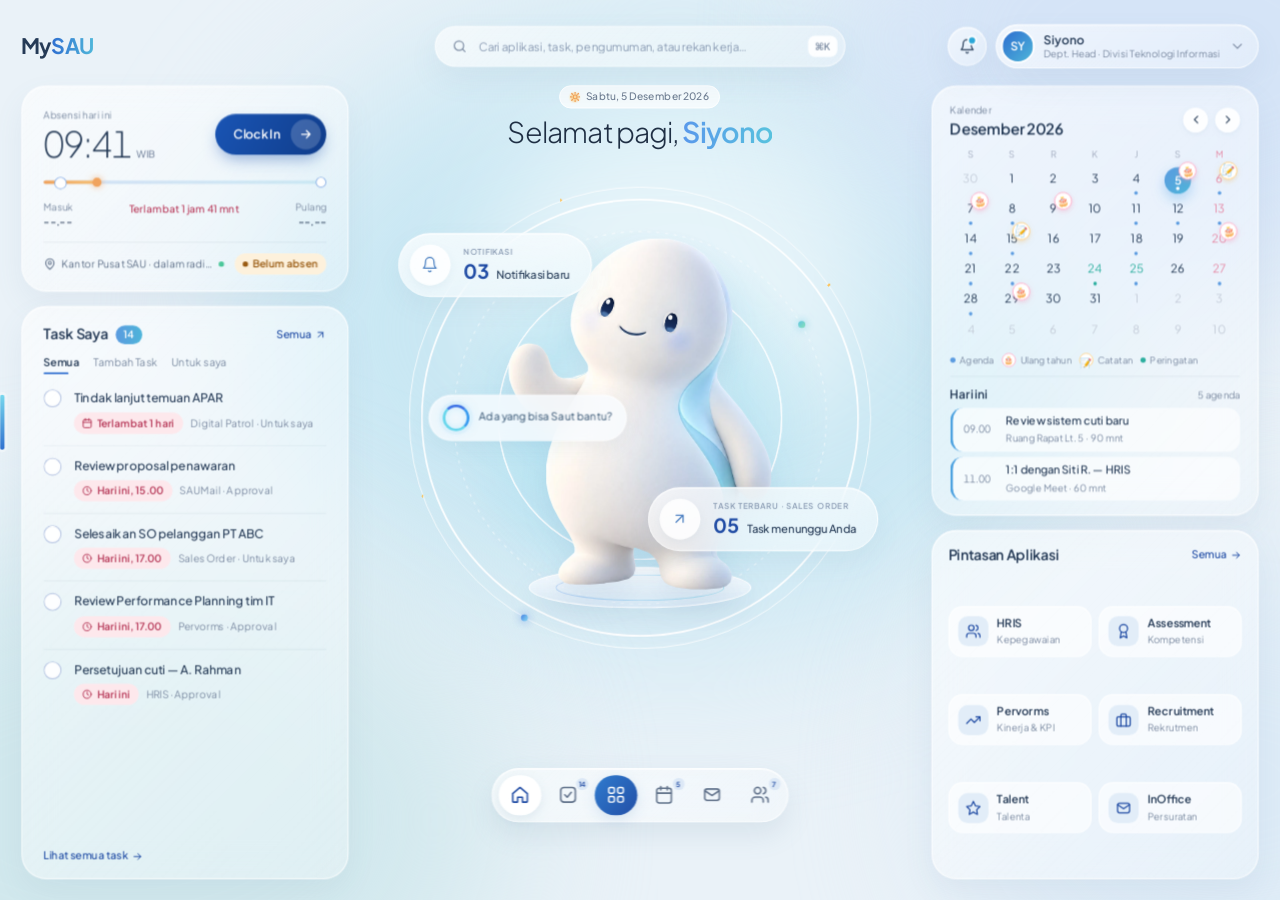
<file: MySAU_HTML_MyTeam (1)/MySAU_HTML/index.html>
<!doctype html>
<html lang="id">
<head>
  <meta charset="utf-8" />
  <meta name="viewport" content="width=device-width, initial-scale=1, viewport-fit=cover" />
  <title>MySAU — Ruang kerja harian SAU</title>
  <meta name="description" content="MySAU: absensi, task, kalender, dan pintasan aplikasi SAU dalam satu halaman." />
  <meta name="theme-color" content="#EAF2F8" />
  <link rel="icon" href="assets/favicon.svg" type="image/svg+xml" />
  <link rel="preconnect" href="https://fonts.googleapis.com" />
  <link rel="preconnect" href="https://fonts.gstatic.com" crossorigin />
  <link href="https://fonts.googleapis.com/css2?family=Plus+Jakarta+Sans:wght@200;300;400;500;600;700&display=swap" rel="stylesheet" />
  <link rel="stylesheet" href="css/style.css" />
  <link rel="stylesheet" href="css/motion.css" />
  <link rel="stylesheet" href="css/inoffice.css" />
  <link rel="stylesheet" href="css/assistant.css" />
  <link rel="stylesheet" href="css/mobile.css" />
  <link rel="stylesheet" href="css/edge.css" />
  <link rel="stylesheet" href="css/team.css" />
  <script src="js/fit.js"></script>
</head>
<body>
  <div class="aurora" aria-hidden="true">
    <img class="light bg-l1" src="assets/stage/light-1.svg" alt="" />
    <img class="light bg-l2" src="assets/stage/light-2.svg" alt="" />
    <img class="light bg-l3" src="assets/stage/light-3.svg" alt="" />
    <img class="light bg-l4" src="assets/stage/light-4.svg" alt="" />
    <img class="light bg-l5" src="assets/stage/light-5.svg" alt="" />
  </div>

  <div class="frame" id="frame">
<header class="topbar">
      <a class="brand" href="#/beranda">My<span>SAU</span></a>
      <div class="search" id="search">
        <span class="search-ic" data-icon="search"></span>
        <input id="searchInput" type="search" placeholder="Cari aplikasi, task, pengumuman, atau rekan kerja…" autocomplete="off" aria-label="Cari" />
        <kbd>⌘K</kbd>
        <div class="popover search-results" id="searchResults" hidden></div>
      </div>
      <div class="top-actions">
        <button class="icon-btn glass search-toggle" type="button" id="searchToggle" aria-label="Cari" aria-expanded="false" aria-controls="search">
          <span class="st-open" data-icon="search"></span><span class="st-close" data-icon="x"></span>
        </button>
        <button class="icon-btn glass" type="button" id="bellBtn" aria-label="Notifikasi" aria-haspopup="true">
          <span data-icon="bell"></span><i class="dot fx-bell-dot"></i>
        </button>
        <div class="popover notif-pop" id="notifPop" hidden></div>
        <button class="profile glass" type="button" id="profileBtn" aria-haspopup="true">
          <span class="avatar">SY</span>
          <span class="profile-txt"><b id="profileName">Siyono</b><small id="profileRole">Dept. Head · Divisi Teknologi Informasi</small></span>
          <span data-icon="chevDown"></span>
        </button>
        <div class="popover profile-pop" id="profilePop" hidden></div>
      </div>
    </header>

    <main id="app" class="page-outlet" tabindex="-1"></main>

    <nav class="tabbar glass" id="tabbar" aria-label="Halaman"></nav>

    <div class="toast-wrap" id="toasts" aria-live="polite"></div>
    <div class="modal-root" id="modalRoot"></div>
  </div>

  <noscript><p class="noscript">MySAU membutuhkan JavaScript untuk berjalan.</p></noscript>
  <script src="js/app.bundle.js"></script>
</body>
</html>
</file>
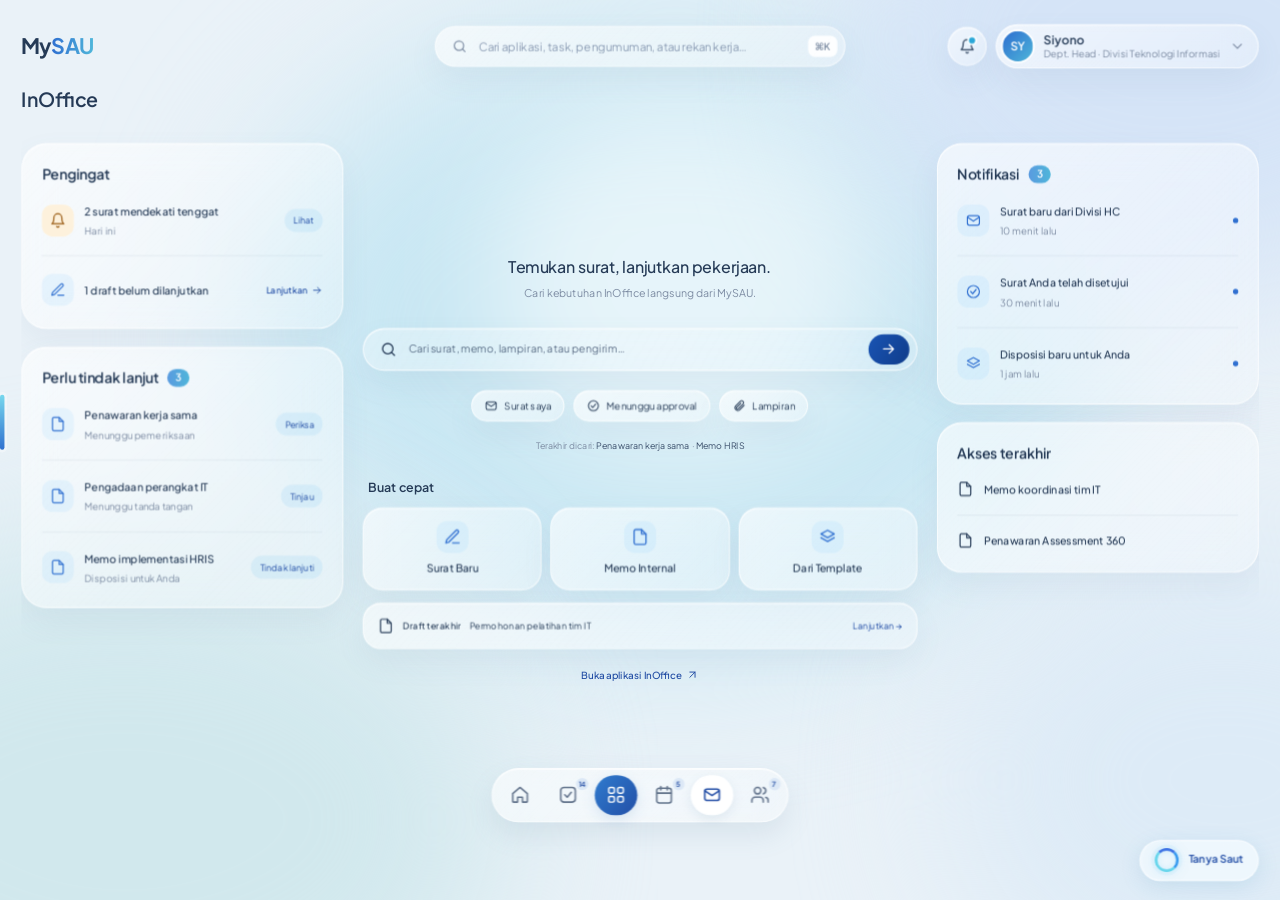
<file: MySAU_HTML_MyTeam (1)/MySAU_HTML/inoffice.html>
<!doctype html>
<html lang="id">
<head>
  <meta charset="utf-8" />
  <meta name="viewport" content="width=device-width, initial-scale=1, viewport-fit=cover" />
  <title>MySAU — Ruang kerja harian SAU</title>
  <meta name="description" content="MySAU: absensi, task, kalender, dan pintasan aplikasi SAU dalam satu halaman." />
  <meta name="theme-color" content="#EAF2F8" />
  <link rel="icon" href="assets/favicon.svg" type="image/svg+xml" />
  <link rel="preconnect" href="https://fonts.googleapis.com" />
  <link rel="preconnect" href="https://fonts.gstatic.com" crossorigin />
  <link href="https://fonts.googleapis.com/css2?family=Plus+Jakarta+Sans:wght@200;300;400;500;600;700&display=swap" rel="stylesheet" />
  <link rel="stylesheet" href="css/style.css" />
  <link rel="stylesheet" href="css/motion.css" />
  <link rel="stylesheet" href="css/inoffice.css" />
  <link rel="stylesheet" href="css/assistant.css" />
  <link rel="stylesheet" href="css/mobile.css" />
  <link rel="stylesheet" href="css/edge.css" />
  <link rel="stylesheet" href="css/team.css" />
  <script src="js/fit.js"></script>
</head>
<body>
  <div class="aurora" aria-hidden="true">
    <img class="light bg-l1" src="assets/stage/light-1.svg" alt="" />
    <img class="light bg-l2" src="assets/stage/light-2.svg" alt="" />
    <img class="light bg-l3" src="assets/stage/light-3.svg" alt="" />
    <img class="light bg-l4" src="assets/stage/light-4.svg" alt="" />
    <img class="light bg-l5" src="assets/stage/light-5.svg" alt="" />
  </div>

  <div class="frame" id="frame">
<header class="topbar">
      <a class="brand" href="#/beranda">My<span>SAU</span></a>
      <div class="search" id="search">
        <span class="search-ic" data-icon="search"></span>
        <input id="searchInput" type="search" placeholder="Cari aplikasi, task, pengumuman, atau rekan kerja…" autocomplete="off" aria-label="Cari" />
        <kbd>⌘K</kbd>
        <div class="popover search-results" id="searchResults" hidden></div>
      </div>
      <div class="top-actions">
        <button class="icon-btn glass search-toggle" type="button" id="searchToggle" aria-label="Cari" aria-expanded="false" aria-controls="search">
          <span class="st-open" data-icon="search"></span><span class="st-close" data-icon="x"></span>
        </button>
        <button class="icon-btn glass" type="button" id="bellBtn" aria-label="Notifikasi" aria-haspopup="true">
          <span data-icon="bell"></span><i class="dot fx-bell-dot"></i>
        </button>
        <div class="popover notif-pop" id="notifPop" hidden></div>
        <button class="profile glass" type="button" id="profileBtn" aria-haspopup="true">
          <span class="avatar">SY</span>
          <span class="profile-txt"><b id="profileName">Siyono</b><small id="profileRole">Dept. Head · Divisi Teknologi Informasi</small></span>
          <span data-icon="chevDown"></span>
        </button>
        <div class="popover profile-pop" id="profilePop" hidden></div>
      </div>
    </header>

    <main id="app" class="page-outlet" tabindex="-1"></main>

    <nav class="tabbar glass" id="tabbar" aria-label="Halaman"></nav>

    <div class="toast-wrap" id="toasts" aria-live="polite"></div>
    <div class="modal-root" id="modalRoot"></div>
  </div>

  <noscript><p class="noscript">MySAU membutuhkan JavaScript untuk berjalan.</p></noscript>
  <script>if (!location.hash) location.hash="/inoffice";</script>
<script src="js/app.bundle.js"></script>
</body>
</html>
</file>
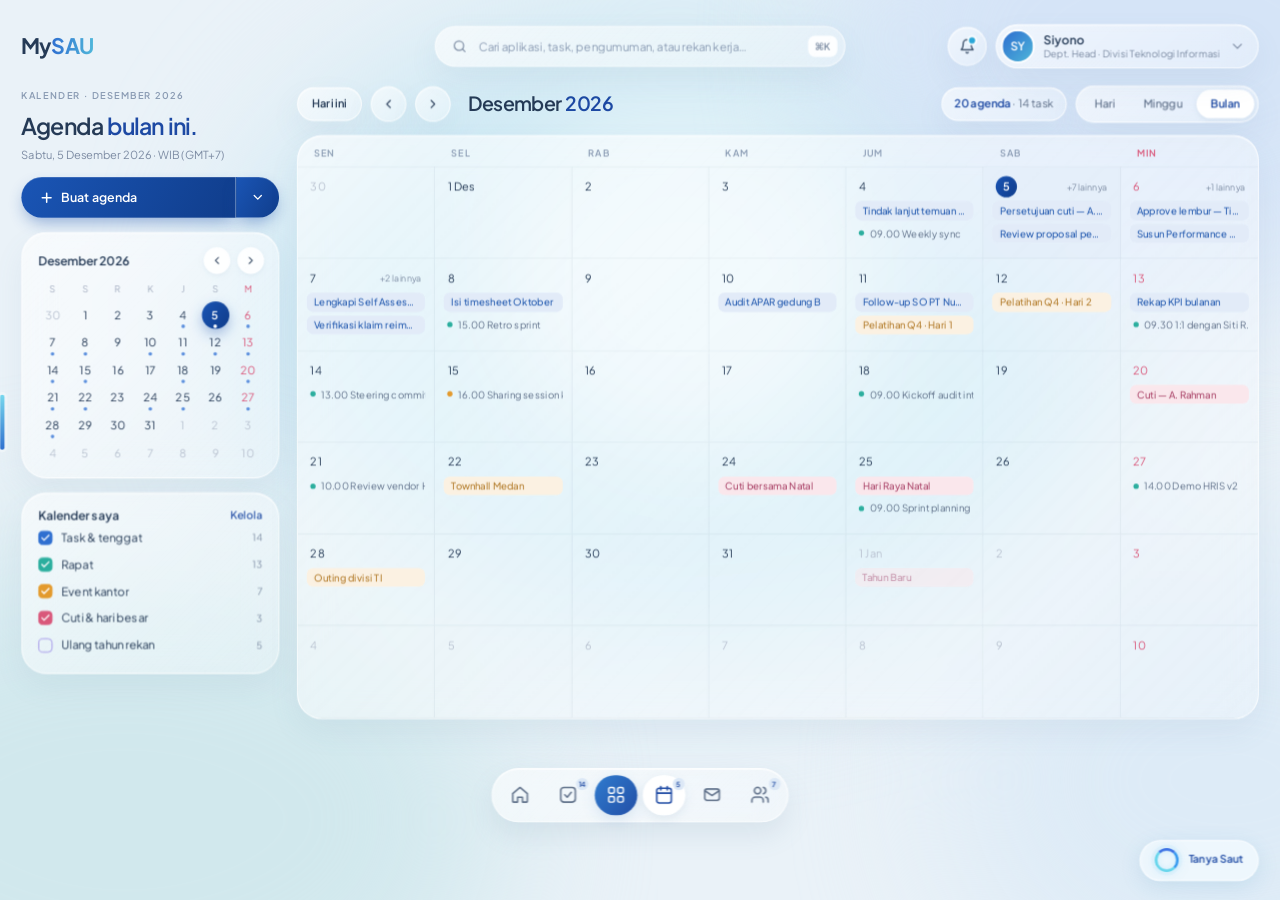
<file: MySAU_HTML_MyTeam (1)/MySAU_HTML/kalender.html>
<!doctype html>
<html lang="id">
<head>
  <meta charset="utf-8" />
  <meta name="viewport" content="width=device-width, initial-scale=1, viewport-fit=cover" />
  <title>Kalender — MySAU</title>
  <meta name="description" content="MySAU: absensi, task, kalender, dan pintasan aplikasi SAU dalam satu halaman." />
  <meta name="theme-color" content="#EAF2F8" />
  <link rel="icon" href="assets/favicon.svg" type="image/svg+xml" />
  <link rel="preconnect" href="https://fonts.googleapis.com" />
  <link rel="preconnect" href="https://fonts.gstatic.com" crossorigin />
  <link href="https://fonts.googleapis.com/css2?family=Plus+Jakarta+Sans:wght@200;300;400;500;600;700&display=swap" rel="stylesheet" />
  <link rel="stylesheet" href="css/style.css" />
  <link rel="stylesheet" href="css/motion.css" />
  <link rel="stylesheet" href="css/inoffice.css" />
  <link rel="stylesheet" href="css/assistant.css" />
  <link rel="stylesheet" href="css/mobile.css" />
  <link rel="stylesheet" href="css/edge.css" />
  <link rel="stylesheet" href="css/team.css" />
  <script src="js/fit.js"></script>
</head>
<body>
  <div class="aurora" aria-hidden="true">
    <img class="light bg-l1" src="assets/stage/light-1.svg" alt="" />
    <img class="light bg-l2" src="assets/stage/light-2.svg" alt="" />
    <img class="light bg-l3" src="assets/stage/light-3.svg" alt="" />
    <img class="light bg-l4" src="assets/stage/light-4.svg" alt="" />
    <img class="light bg-l5" src="assets/stage/light-5.svg" alt="" />
  </div>

  <div class="frame" id="frame">
<header class="topbar">
      <a class="brand" href="#/beranda">My<span>SAU</span></a>
      <div class="search" id="search">
        <span class="search-ic" data-icon="search"></span>
        <input id="searchInput" type="search" placeholder="Cari aplikasi, task, pengumuman, atau rekan kerja…" autocomplete="off" aria-label="Cari" />
        <kbd>⌘K</kbd>
        <div class="popover search-results" id="searchResults" hidden></div>
      </div>
      <div class="top-actions">
        <button class="icon-btn glass search-toggle" type="button" id="searchToggle" aria-label="Cari" aria-expanded="false" aria-controls="search">
          <span class="st-open" data-icon="search"></span><span class="st-close" data-icon="x"></span>
        </button>
        <button class="icon-btn glass" type="button" id="bellBtn" aria-label="Notifikasi" aria-haspopup="true">
          <span data-icon="bell"></span><i class="dot fx-bell-dot"></i>
        </button>
        <div class="popover notif-pop" id="notifPop" hidden></div>
        <button class="profile glass" type="button" id="profileBtn" aria-haspopup="true">
          <span class="avatar">SY</span>
          <span class="profile-txt"><b id="profileName">Siyono</b><small id="profileRole">Dept. Head · Divisi Teknologi Informasi</small></span>
          <span data-icon="chevDown"></span>
        </button>
        <div class="popover profile-pop" id="profilePop" hidden></div>
      </div>
    </header>

    <main id="app" class="page-outlet" tabindex="-1"></main>

    <nav class="tabbar glass" id="tabbar" aria-label="Halaman"></nav>

    <div class="toast-wrap" id="toasts" aria-live="polite"></div>
    <div class="modal-root" id="modalRoot"></div>
  </div>

  <noscript><p class="noscript">MySAU membutuhkan JavaScript untuk berjalan.</p></noscript>
  <script>if (!location.hash) location.hash = "/kalender";</script>
  <script src="js/app.bundle.js"></script>
</body>
</html>
</file>
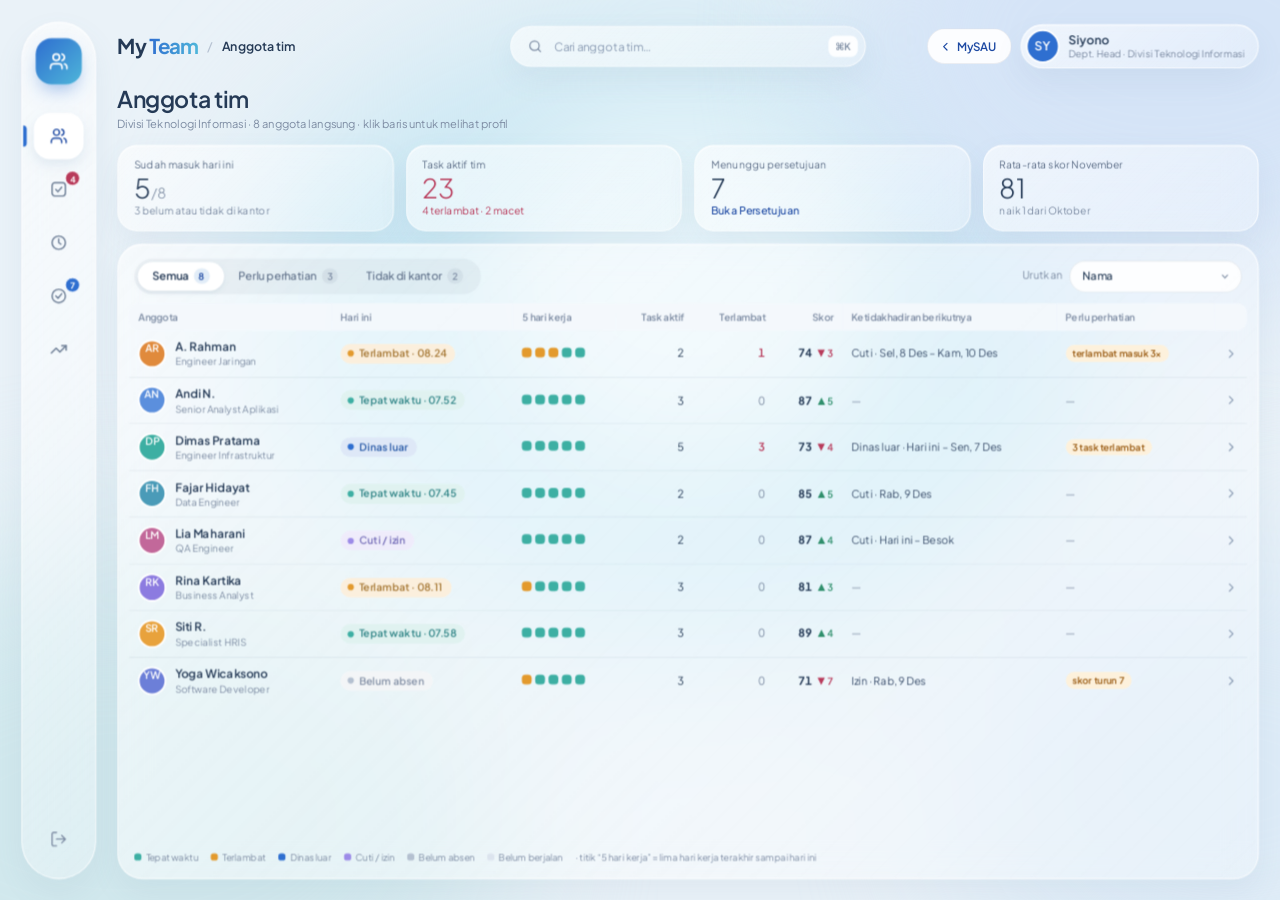
<file: MySAU_HTML_MyTeam (1)/MySAU_HTML/myteam.html>
<!doctype html>
<html lang="id" class="mt">
<head>
  <meta charset="utf-8" />
  <meta name="viewport" content="width=device-width, initial-scale=1, viewport-fit=cover" />
  <title>My Team — MySAU</title>
  <meta name="description" content="My Team: dashboard tim untuk pemimpin di SAU." />
  <meta name="theme-color" content="#EAF2F8" />
  <link rel="icon" href="assets/favicon.svg" type="image/svg+xml" />
  <link rel="preconnect" href="https://fonts.googleapis.com" />
  <link rel="preconnect" href="https://fonts.gstatic.com" crossorigin />
  <link href="https://fonts.googleapis.com/css2?family=Plus+Jakarta+Sans:wght@200;300;400;500;600;700&display=swap" rel="stylesheet" />
  <link rel="stylesheet" href="css/style.css" />
  <link rel="stylesheet" href="css/motion.css" />
  <link rel="stylesheet" href="css/inoffice.css" />
  <link rel="stylesheet" href="css/mobile.css" />
  <link rel="stylesheet" href="css/team.css" />
  <link rel="stylesheet" href="css/myteam.css" />
  <script src="js/fit.js"></script>
</head>
<body>
  <div class="aurora" aria-hidden="true">
    <img class="light bg-l1" src="assets/stage/light-1.svg" alt="" />
    <img class="light bg-l2" src="assets/stage/light-2.svg" alt="" />
    <img class="light bg-l3" src="assets/stage/light-3.svg" alt="" />
    <img class="light bg-l4" src="assets/stage/light-4.svg" alt="" />
    <img class="light bg-l5" src="assets/stage/light-5.svg" alt="" />
  </div>

  <div class="frame" id="frame">
    <nav class="mt-side glass" aria-label="Menu My Team">
      <a class="mt-logo" href="#/anggota" aria-label="My Team, beranda aplikasi"><span data-icon="users" data-size="22" data-sw="2"></span></a>
      <div class="mt-navlist" id="mtNav"></div>
      <a class="mt-nav mt-exit" href="index.html#/team" aria-label="Kembali ke MySAU"><span data-icon="logout" data-size="20"></span><span>Kembali ke MySAU</span></a>
    </nav>

    <header class="topbar mt-top">
      <nav class="mt-crumb" id="mtCrumb" aria-label="Lokasi"></nav>
      <div class="search mt-search">
        <span class="search-ic" data-icon="search"></span>
        <input id="mtSearch" type="search" placeholder="Cari anggota tim…" autocomplete="off" aria-label="Cari anggota tim" />
        <kbd>⌘K</kbd>
        <div class="popover search-results" id="mtResults" hidden></div>
      </div>
      <div class="top-actions">
        <a class="btn ghost mt-back" href="index.html#/team"><span data-icon="chevL" data-size="15" data-sw="2.2"></span><span>MySAU</span></a>
        <div class="profile glass" id="mtProfile"></div>
      </div>
    </header>

    <main id="app" class="page-outlet mt-outlet" tabindex="-1"></main>

    <div class="toast-wrap" id="toasts" aria-live="polite"></div>
    <div class="modal-root" id="modalRoot"></div>
  </div>

  <noscript><p class="noscript">My Team membutuhkan JavaScript untuk berjalan.</p></noscript>
  <script src="js/myteam.bundle.js"></script>
</body>
</html>
</file>
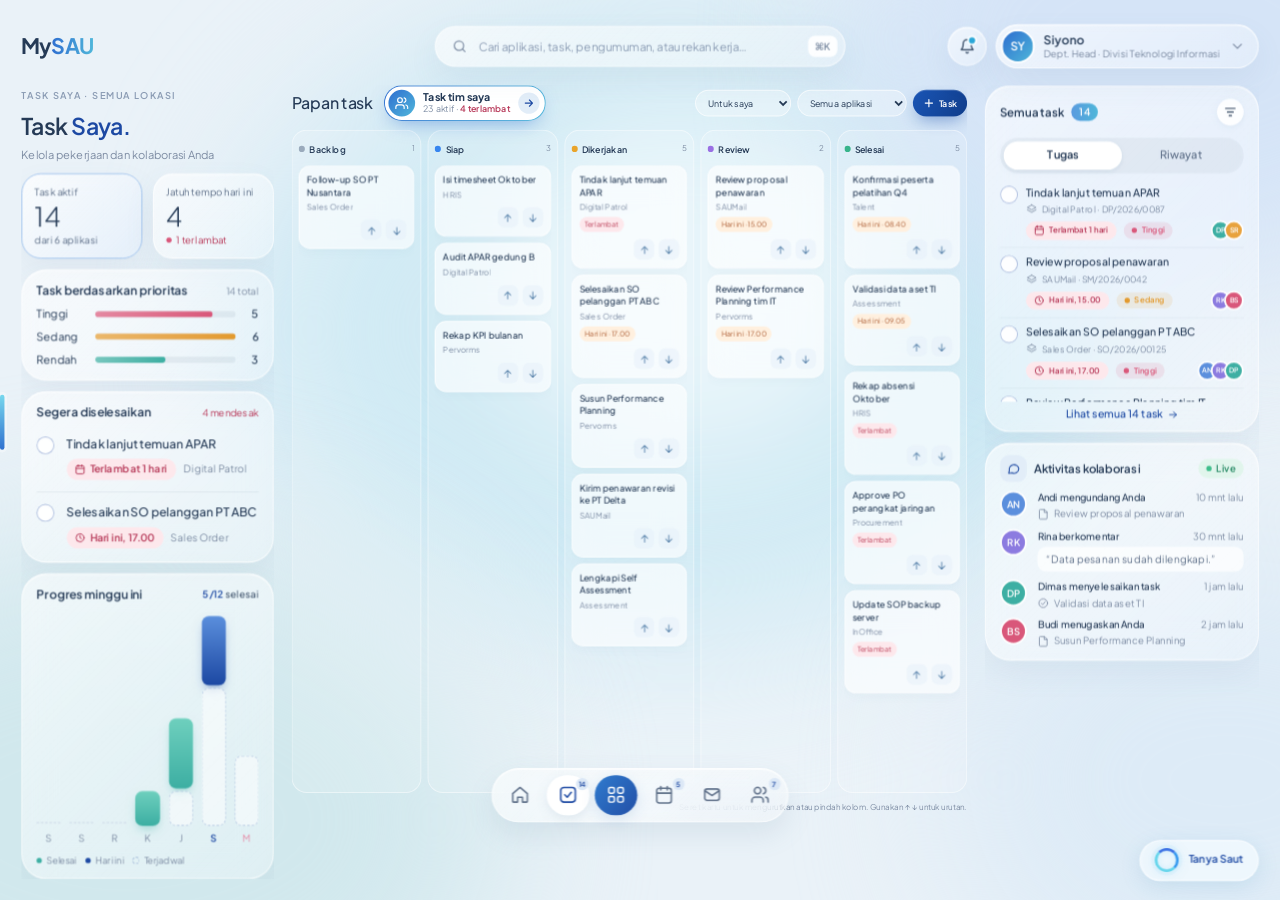
<file: MySAU_HTML_MyTeam (1)/MySAU_HTML/task.html>
<!doctype html>
<html lang="id">
<head>
  <meta charset="utf-8" />
  <meta name="viewport" content="width=device-width, initial-scale=1, viewport-fit=cover" />
  <title>Task — MySAU</title>
  <meta name="description" content="MySAU: absensi, task, kalender, dan pintasan aplikasi SAU dalam satu halaman." />
  <meta name="theme-color" content="#EAF2F8" />
  <link rel="icon" href="assets/favicon.svg" type="image/svg+xml" />
  <link rel="preconnect" href="https://fonts.googleapis.com" />
  <link rel="preconnect" href="https://fonts.gstatic.com" crossorigin />
  <link href="https://fonts.googleapis.com/css2?family=Plus+Jakarta+Sans:wght@200;300;400;500;600;700&display=swap" rel="stylesheet" />
  <link rel="stylesheet" href="css/style.css" />
  <link rel="stylesheet" href="css/motion.css" />
  <link rel="stylesheet" href="css/inoffice.css" />
  <link rel="stylesheet" href="css/assistant.css" />
  <link rel="stylesheet" href="css/mobile.css" />
  <link rel="stylesheet" href="css/edge.css" />
  <link rel="stylesheet" href="css/team.css" />
  <script src="js/fit.js"></script>
</head>
<body>
  <div class="aurora" aria-hidden="true">
    <img class="light bg-l1" src="assets/stage/light-1.svg" alt="" />
    <img class="light bg-l2" src="assets/stage/light-2.svg" alt="" />
    <img class="light bg-l3" src="assets/stage/light-3.svg" alt="" />
    <img class="light bg-l4" src="assets/stage/light-4.svg" alt="" />
    <img class="light bg-l5" src="assets/stage/light-5.svg" alt="" />
  </div>

  <div class="frame" id="frame">
<header class="topbar">
      <a class="brand" href="#/beranda">My<span>SAU</span></a>
      <div class="search" id="search">
        <span class="search-ic" data-icon="search"></span>
        <input id="searchInput" type="search" placeholder="Cari aplikasi, task, pengumuman, atau rekan kerja…" autocomplete="off" aria-label="Cari" />
        <kbd>⌘K</kbd>
        <div class="popover search-results" id="searchResults" hidden></div>
      </div>
      <div class="top-actions">
        <button class="icon-btn glass search-toggle" type="button" id="searchToggle" aria-label="Cari" aria-expanded="false" aria-controls="search">
          <span class="st-open" data-icon="search"></span><span class="st-close" data-icon="x"></span>
        </button>
        <button class="icon-btn glass" type="button" id="bellBtn" aria-label="Notifikasi" aria-haspopup="true">
          <span data-icon="bell"></span><i class="dot fx-bell-dot"></i>
        </button>
        <div class="popover notif-pop" id="notifPop" hidden></div>
        <button class="profile glass" type="button" id="profileBtn" aria-haspopup="true">
          <span class="avatar">SY</span>
          <span class="profile-txt"><b id="profileName">Siyono</b><small id="profileRole">Dept. Head · Divisi Teknologi Informasi</small></span>
          <span data-icon="chevDown"></span>
        </button>
        <div class="popover profile-pop" id="profilePop" hidden></div>
      </div>
    </header>

    <main id="app" class="page-outlet" tabindex="-1"></main>

    <nav class="tabbar glass" id="tabbar" aria-label="Halaman"></nav>

    <div class="toast-wrap" id="toasts" aria-live="polite"></div>
    <div class="modal-root" id="modalRoot"></div>
  </div>

  <noscript><p class="noscript">MySAU membutuhkan JavaScript untuk berjalan.</p></noscript>
  <script>if (!location.hash) location.hash = "/task";</script>
  <script src="js/app.bundle.js"></script>
</body>
</html>
</file>
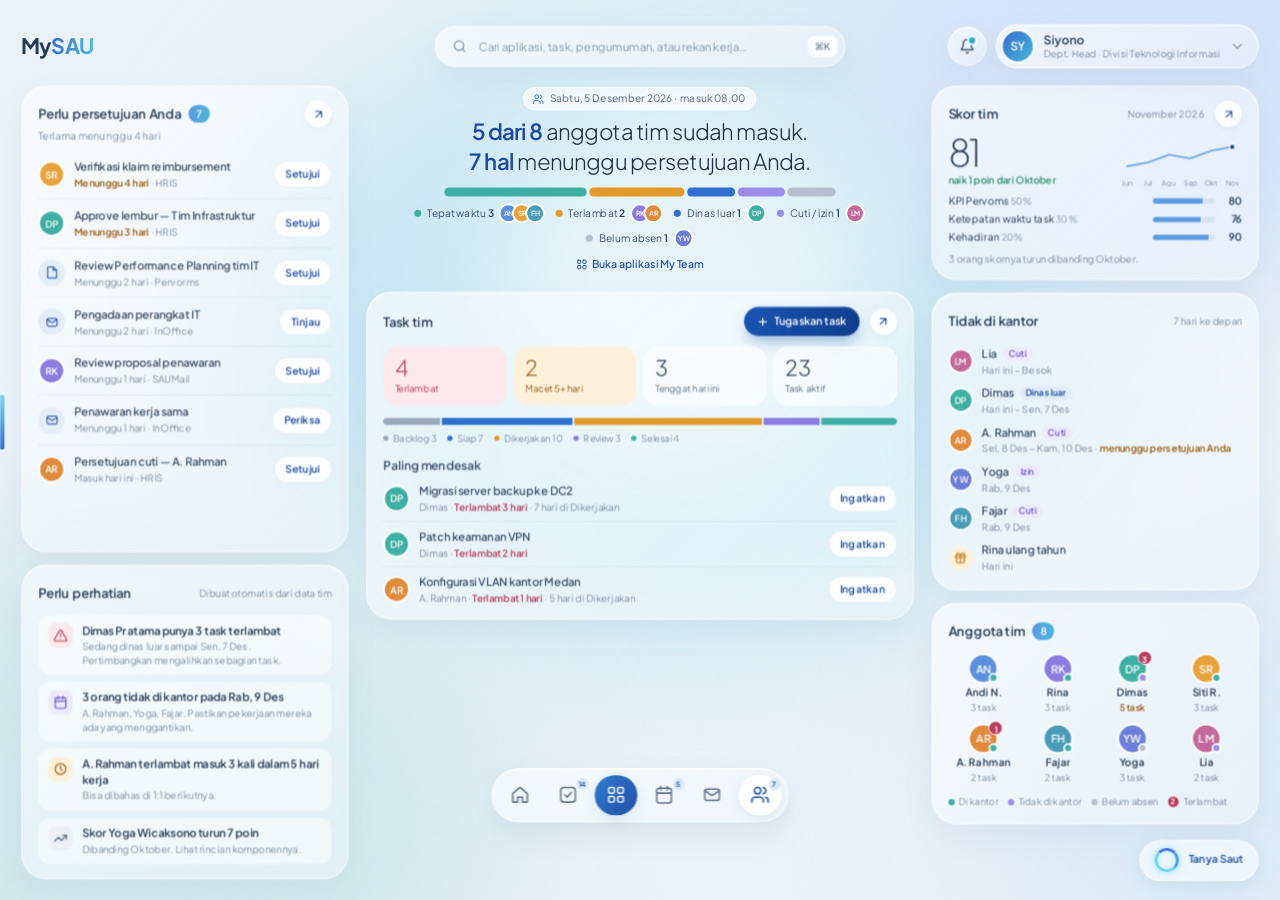
<file: MySAU_HTML_MyTeam (1)/MySAU_HTML/team.html>
<!doctype html>
<html lang="id">
<head>
  <meta charset="utf-8" />
  <meta name="viewport" content="width=device-width, initial-scale=1, viewport-fit=cover" />
  <title>Tim Saya — MySAU</title>
  <meta name="description" content="MySAU: absensi, task, kalender, dan pintasan aplikasi SAU dalam satu halaman." />
  <meta name="theme-color" content="#EAF2F8" />
  <link rel="icon" href="assets/favicon.svg" type="image/svg+xml" />
  <link rel="preconnect" href="https://fonts.googleapis.com" />
  <link rel="preconnect" href="https://fonts.gstatic.com" crossorigin />
  <link href="https://fonts.googleapis.com/css2?family=Plus+Jakarta+Sans:wght@200;300;400;500;600;700&display=swap" rel="stylesheet" />
  <link rel="stylesheet" href="css/style.css" />
  <link rel="stylesheet" href="css/motion.css" />
  <link rel="stylesheet" href="css/inoffice.css" />
  <link rel="stylesheet" href="css/assistant.css" />
  <link rel="stylesheet" href="css/mobile.css" />
  <link rel="stylesheet" href="css/edge.css" />
  <link rel="stylesheet" href="css/team.css" />
  <script src="js/fit.js"></script>
</head>
<body>
  <div class="aurora" aria-hidden="true">
    <img class="light bg-l1" src="assets/stage/light-1.svg" alt="" />
    <img class="light bg-l2" src="assets/stage/light-2.svg" alt="" />
    <img class="light bg-l3" src="assets/stage/light-3.svg" alt="" />
    <img class="light bg-l4" src="assets/stage/light-4.svg" alt="" />
    <img class="light bg-l5" src="assets/stage/light-5.svg" alt="" />
  </div>

  <div class="frame" id="frame">
<header class="topbar">
      <a class="brand" href="#/beranda">My<span>SAU</span></a>
      <div class="search" id="search">
        <span class="search-ic" data-icon="search"></span>
        <input id="searchInput" type="search" placeholder="Cari aplikasi, task, pengumuman, atau rekan kerja…" autocomplete="off" aria-label="Cari" />
        <kbd>⌘K</kbd>
        <div class="popover search-results" id="searchResults" hidden></div>
      </div>
      <div class="top-actions">
        <button class="icon-btn glass search-toggle" type="button" id="searchToggle" aria-label="Cari" aria-expanded="false" aria-controls="search">
          <span class="st-open" data-icon="search"></span><span class="st-close" data-icon="x"></span>
        </button>
        <button class="icon-btn glass" type="button" id="bellBtn" aria-label="Notifikasi" aria-haspopup="true">
          <span data-icon="bell"></span><i class="dot fx-bell-dot"></i>
        </button>
        <div class="popover notif-pop" id="notifPop" hidden></div>
        <button class="profile glass" type="button" id="profileBtn" aria-haspopup="true">
          <span class="avatar">SY</span>
          <span class="profile-txt"><b id="profileName">Siyono</b><small id="profileRole">Dept. Head · Divisi Teknologi Informasi</small></span>
          <span data-icon="chevDown"></span>
        </button>
        <div class="popover profile-pop" id="profilePop" hidden></div>
      </div>
    </header>

    <main id="app" class="page-outlet" tabindex="-1"></main>

    <nav class="tabbar glass" id="tabbar" aria-label="Halaman"></nav>

    <div class="toast-wrap" id="toasts" aria-live="polite"></div>
    <div class="modal-root" id="modalRoot"></div>
  </div>

  <noscript><p class="noscript">MySAU membutuhkan JavaScript untuk berjalan.</p></noscript>
  <script>if (!location.hash) location.hash = "/team";</script>
  <script src="js/app.bundle.js"></script>
</body>
</html>
</file>
<file: MySAU_HTML_MyTeam (1)/MySAU_HTML/css/style.css>
/* ==========================================================================
   MySAU v3 — styles
   Token & glass style diambil dari web MySAU asli (#EAF2F8 / #253A56 / #1D49A3)
   ========================================================================== */
:root {
  --bg: #EAF2F8;
  --ink: #253A56;
  --ink-2: #3A4E6B;
  --muted: #7D8CA3;
  --muted-2: #8A9BB3;
  --blue: #1D49A3;
  --blue-2: #2F6FD0;
  --cyan: #4FB6DA;
  --tint: #E2EDF8;
  --line: rgba(37, 58, 86, .07);
  --red: #B83A5A; --red-bg: #FDE8EC;
  --amber: #9A5B12; --amber-bg: #FDF1DC;
  --green: #2F8F6B; --green-bg: #E1F5EC;
  --gray: #4E5F78; --gray-bg: #EDF1F6;
  --glass: linear-gradient(135deg, rgba(255, 255, 255, .62), rgba(255, 255, 255, .32));
  --glass-strong: linear-gradient(135deg, rgba(255, 255, 255, .93), rgba(255, 255, 255, .82));
  --glass-line: rgba(255, 255, 255, .8);
  --shadow: 0 14px 35px rgba(100, 135, 165, .09);
  --primary: linear-gradient(120deg, #1A55B5, #103D8B);
  --r-card: 28px;
  --side-x: 128px;
  /* ukuran "layar" tempat layout digambar: viewport biasa, atau kanvas Figma saat mode .fit */
  --vw: 100vw;
  --vh: 100vh;
  --tab-bottom: clamp(20px, calc(var(--vh) - 812px), 88px);
  --tab-space: calc(var(--tab-bottom) + 92px);
  --font: 'Plus Jakarta Sans', system-ui, -apple-system, 'Segoe UI', Roboto, sans-serif;
}

* { box-sizing: border-box; }
html, body { margin: 0; }
body {
  font-family: var(--font);
  color: var(--ink);
  background: var(--bg);
  font-size: 14px;
  line-height: 1.4;
  -webkit-font-smoothing: antialiased;
  min-height: 100vh;
  overflow: hidden;
}
button, input, select, textarea { font: inherit; color: inherit; }
button { cursor: pointer; background: none; border: 0; padding: 0; }
a { color: inherit; text-decoration: none; }
h1, h2, h3, p { margin: 0; }
ul { list-style: none; margin: 0; padding: 0; }
small { font-size: 11px; }
.ic { flex: none; display: block; }
.flex { flex: 1; }
.muted { color: var(--muted); }
.red { color: var(--red); }
.blue { color: var(--blue); }
.accent { color: var(--blue); }
.page-beranda .accent { background: linear-gradient(90deg, #2F6FD0, #4FB6DA); -webkit-background-clip: text; background-clip: text; color: transparent; }
:focus-visible { outline: 2px solid var(--blue-2); outline-offset: 2px; border-radius: 10px; }
.noscript { position: fixed; inset: 0; display: grid; place-items: center; }

/* ----------------------------------------------------------------- 1 layar (seperti Figma)
   js/fit.js menyalakan html.fit di desktop & laptop: kanvas 1440×900 (atau lebih lebar/tinggi
   mengikuti rasio layar) diskalakan agar seluruh halaman muat tanpa scroll.
   Elemen position:fixed di dalam .frame mengikuti kanvas karena .frame memakai transform. */
.frame { display: contents; }
html.fit { --vw: var(--fw); --vh: var(--fh); }
html.fit body { overflow: hidden; }
html.fit .frame {
  display: block; position: fixed; left: var(--fx); top: var(--fy);
  width: var(--fw); height: var(--fh);
  transform: scale(var(--fs)); transform-origin: 0 0;
}

/* background: 5 cahaya lembut dari Figma (posisi dalam % kanvas 1440×900), bergerak pelan */
.aurora { position: fixed; inset: 0; z-index: -1; pointer-events: none; overflow: hidden; background: var(--bg); }
.light { position: absolute; display: block; max-width: none; }
.bg-l1 { left: 6.944%; top: -16.667%; width: 91.667%; height: 106.667%; }
.bg-l2 { left: 54.167%; top: -42.222%; width: 75%; height: 93.333%; }
.bg-l3 { left: -31.944%; top: 41.111%; width: 83.333%; height: 100%; }
.bg-l4 { left: 61.806%; top: 41.111%; width: 68.056%; height: 91.111%; }
.bg-l5 { left: 29.861%; top: -2.222%; width: 47.222%; height: 66.667%; }

/* glass */
.glass {
  background: var(--glass);
  border: 1px solid var(--glass-line);
  box-shadow: var(--shadow), inset 0 1px 0 rgba(255, 255, 255, .6);
  -webkit-backdrop-filter: blur(18px) saturate(1.1);
  backdrop-filter: blur(18px) saturate(1.1);
}
.glass-strong {
  background: var(--glass-strong);
  border: 1px solid #fff;
  box-shadow: 0 24px 60px rgba(43, 76, 126, .18);
  -webkit-backdrop-filter: blur(24px);
  backdrop-filter: blur(24px);
}

/* ----------------------------------------------------------------- shell */
.sidebar {
  position: fixed; left: 24px; top: 24px; bottom: 24px; width: 74px; z-index: 20;
  border-radius: 37px; padding: 16px 13px;
  display: flex; flex-direction: column; align-items: center; gap: 12px;
}
.logo {
  width: 48px; height: 48px; border-radius: 16px; display: grid; place-items: center;
  background: linear-gradient(135deg, #2F6FD0, #4FB6DA); color: #fff; font-weight: 700; font-size: 13px; letter-spacing: .02em;
  box-shadow: 0 8px 18px rgba(47, 111, 208, .28);
}
.side-nav { display: flex; flex-direction: column; align-items: center; gap: 8px; margin-top: 24px; flex: 1; }
.side-btn { width: 48px; height: 48px; border-radius: 16px; display: grid; place-items: center; color: #7D8BA3; position: relative; transition: background .15s, color .15s; }
.side-btn:hover { background: rgba(255, 255, 255, .6); color: var(--blue); }
.side-btn.on { background: rgba(255, 255, 255, .95); color: var(--blue); box-shadow: 0 6px 16px rgba(100, 135, 165, .14); }
.side-btn.on::after { content: ''; position: absolute; bottom: 5px; width: 5px; height: 5px; border-radius: 50%; background: var(--blue); }
.side-div { width: 24px; height: 1px; background: rgba(37, 58, 86, .1); margin: 6px 0; }

.topbar {
  position: fixed; top: 24px; left: var(--side-x); right: 24px; height: 56px; z-index: 30;
  display: grid; grid-template-columns: 1fr minmax(320px, 462px) 1fr; align-items: center; gap: 16px;
}
.brand { font-size: 24px; font-weight: 700; letter-spacing: -.03em; color: var(--ink); justify-self: start; }
.brand span { background: linear-gradient(90deg, #2F6FD0, #4FB6DA); -webkit-background-clip: text; background-clip: text; color: transparent; }
.search {
  position: relative; display: flex; align-items: center; gap: 10px; height: 46px; padding: 0 8px 0 18px; border-radius: 999px;
  background: var(--glass); border: 1px solid var(--glass-line); box-shadow: var(--shadow); -webkit-backdrop-filter: blur(18px); backdrop-filter: blur(18px);
}
.search-ic { color: var(--muted); }
.search input { flex: 1; min-width: 0; border: 0; background: none; outline: none; font-size: 13px; }
.search input::placeholder { color: var(--muted-2); }
.search input::-webkit-search-cancel-button { display: none; }
.search:focus-within { border-color: #9CC0EC; }
kbd { font-family: inherit; font-size: 11px; font-weight: 600; color: var(--muted); background: rgba(255, 255, 255, .9); border-radius: 8px; padding: 4px 8px; }
.top-actions { justify-self: end; display: flex; align-items: center; gap: 10px; position: relative; }
.icon-btn { width: 44px; height: 44px; border-radius: 50%; display: grid; place-items: center; color: var(--ink); position: relative; flex: none; }
.icon-btn.sm { width: 30px; height: 30px; background: rgba(255, 255, 255, .9); box-shadow: 0 2px 6px rgba(100, 135, 165, .1); }
.icon-btn:hover { color: var(--blue); }
.icon-btn .dot { position: absolute; top: 11px; right: 12px; width: 7px; height: 7px; border-radius: 50%; background: #2AA7D8; box-shadow: 0 0 0 2px #fff; }
.profile { display: flex; align-items: center; gap: 10px; padding: 5px 14px 5px 5px; border-radius: 999px; text-align: left; }
.profile-txt { display: flex; flex-direction: column; line-height: 1.25; }
.profile-txt b { font-size: 13.5px; font-weight: 600; }
.profile-txt small { color: var(--muted); white-space: nowrap; }
.profile .ic { color: var(--muted); }
.avatar { width: 38px; height: 38px; border-radius: 50%; display: grid; place-items: center; color: #fff; font-weight: 600; font-size: 13px; background: linear-gradient(135deg, #2F6FD0, #4FB6DA); border: 2px solid #fff; }

/* popovers */
.popover {
  position: absolute; top: calc(100% + 10px); z-index: 60; width: 320px; padding: 8px; border-radius: 20px;
  background: var(--glass-strong); border: 1px solid #fff; box-shadow: 0 24px 60px rgba(43, 76, 126, .18);
  -webkit-backdrop-filter: blur(24px); backdrop-filter: blur(24px);
}
.notif-pop { right: 180px; }
.profile-pop { right: 0; width: 290px; }
.pop-head { display: flex; justify-content: space-between; padding: 8px 10px 10px; }
.pop-head span { color: var(--muted); font-size: 12px; }
.pop-item { display: flex; gap: 10px; padding: 10px; border-radius: 14px; }
.pop-item:hover { background: rgba(226, 237, 248, .6); }
.pop-item p { font-size: 13px; font-weight: 500; }
.pop-item small { color: var(--muted); }
.pop-foot { display: flex; align-items: center; gap: 6px; justify-content: center; padding: 10px; color: var(--blue); font-weight: 500; font-size: 12.5px; }
.pop-profile { display: flex; gap: 12px; padding: 10px 10px 14px; border-bottom: 1px solid var(--line); margin-bottom: 6px; }
.pop-profile div { display: flex; flex-direction: column; gap: 2px; }
.pop-profile small { color: var(--muted); }
.pop-link { display: flex; align-items: center; gap: 10px; width: 100%; padding: 10px; border-radius: 12px; font-size: 13px; color: var(--ink-2); }
.pop-link:hover { background: rgba(226, 237, 248, .6); }
.search-results { left: 0; right: 0; width: auto; max-height: 420px; overflow: auto; }
.sr-sec { padding: 4px 0; }
.sr-sec > small { display: block; padding: 6px 10px; color: var(--muted-2); font-weight: 600; }
.sr-row { display: flex; align-items: center; gap: 10px; width: 100%; padding: 9px 10px; border-radius: 12px; text-align: left; font-size: 13px; color: var(--ink-2); }
.sr-row:hover { background: rgba(226, 237, 248, .7); }
.sr-row span { flex: 1; }
.sr-row em { font-style: normal; color: var(--muted); font-size: 11.5px; }
.sr-empty { padding: 14px; color: var(--muted); font-size: 13px; }

/* tab bar */
.tabbar {
  position: fixed; z-index: 40; bottom: var(--tab-bottom); left: calc(var(--side-x) + (var(--vw) - var(--side-x) - 24px) / 2); transform: translateX(-50%);
  display: flex; gap: 4px; padding: 6px; border-radius: 999px;
  box-shadow: 0 14px 32px rgba(100, 135, 165, .14), inset 0 1px 0 rgba(255, 255, 255, .6);
}
.tab { display: flex; align-items: center; gap: 9px; padding: 13px 22px 13px 20px; border-radius: 999px; color: #5E6F88; font-weight: 500; font-size: 14px; transition: background .2s, color .2s; }
.tab:hover { color: var(--blue); }
.tab.on { background: rgba(255, 255, 255, .95); color: var(--blue); font-weight: 600; box-shadow: 0 4px 12px rgba(100, 135, 165, .14); }
.tab-extra, .search-toggle { display: none; }
.tb-badge { font-size: 11px; font-weight: 600; padding: 1px 7px; border-radius: 999px; background: #DCE8F6; color: var(--blue); }

/* ----------------------------------------------------------------- page grid */
.page-outlet { position: fixed; inset: 0; padding: 96px 24px 24px var(--side-x); outline: none; }
.page { display: grid; gap: 20px; height: 100%; min-height: 0; }
/* proporsi kolom Figma 340 : 568 : 340 — tepat 340px di kanvas 1440, ikut melebar di layar yang lebih lebar */
.page-beranda { grid-template-columns: minmax(0, 340fr) minmax(0, 568fr) minmax(0, 340fr); }
.page-task { grid-template-columns: 284px minmax(0, 1fr) 308px; }
.page-kalender { grid-template-columns: 290px minmax(0, 1fr); grid-template-rows: auto minmax(0, 1fr); row-gap: 14px; }
.page-kalender.view-hari { grid-template-columns: 290px minmax(0, 1fr) 308px; }
.page-kalender > .col-left { grid-row: 1 / -1; }
.page-kalender > .cal-bar { grid-column: 2 / -1; }
.col { display: flex; flex-direction: column; gap: 16px; min-height: 0; min-width: 0; }
.col-center { padding-bottom: var(--tab-space); }
.scroll { overflow: auto; scrollbar-width: thin; scrollbar-color: rgba(37, 58, 86, .15) transparent; }

/* ----------------------------------------------------------------- shared bits */
.card { border-radius: var(--r-card); padding: 20px 22px; min-height: 0; }
.card-head { display: flex; align-items: center; gap: 8px; }
.card h2 { font-size: 16px; font-weight: 600; letter-spacing: -.01em; }
.card h3 { font-size: 13.5px; font-weight: 600; }
.badge { font-size: 11.5px; font-weight: 600; color: #fff; padding: 2px 9px; border-radius: 999px; background: linear-gradient(90deg, #5B9BE0, #4FB6DA); }
.link { display: inline-flex; align-items: center; gap: 4px; color: var(--blue); font-size: 12px; font-weight: 500; }
.link:hover { text-decoration: underline; }
.link.center { align-self: center; margin-top: 6px; }
.link-btn { color: var(--blue); font-weight: 500; font-size: 13px; }
.eyebrow { font-size: 10.5px; font-weight: 600; letter-spacing: .14em; text-transform: uppercase; color: var(--muted-2); }
.page-title h1, .h1 { font-size: 26px; font-weight: 600; letter-spacing: -.03em; margin: 8px 0 6px; }
.page-title p { font-size: 12.5px; }
.empty { color: var(--muted); font-size: 12.5px; padding: 12px 0; }

.pill { display: inline-flex; align-items: center; gap: 5px; padding: 4px 10px 4px 9px; border-radius: 999px; font-size: 11.5px; font-weight: 600; white-space: nowrap; }
.pill .d { width: 6px; height: 6px; border-radius: 50%; background: currentColor; }
.pill.xs { padding: 1px 7px; font-size: 10px; }
.pill-red { background: var(--red-bg); color: var(--red); }
.pill-amber { background: var(--amber-bg); color: var(--amber); }
.pill-gray { background: var(--gray-bg); color: var(--gray); }
.pill-green { background: var(--green-bg); color: var(--green); }
.pill-blue { background: #E2EDF8; color: var(--blue); }
.prio { display: inline-flex; align-items: center; gap: 5px; font-size: 11.5px; font-weight: 600; color: var(--c); background: color-mix(in srgb, var(--c) 12%, transparent); padding: 3px 9px; border-radius: 999px; }
.prio i { width: 6px; height: 6px; border-radius: 50%; background: var(--c); }

.check { flex: none; width: 20px; height: 20px; border-radius: 50%; border: 1.5px solid rgba(29, 73, 163, .35); background: rgba(255, 255, 255, .9); display: grid; place-items: center; color: #fff; transition: border-color .15s, background .15s; }
.check:hover { border-color: var(--blue-2); background: #fff; box-shadow: inset 0 0 0 3px #E2EDF8; }
.check.on { background: #3DAFA3; border-color: #3DAFA3; }
.task-row { display: flex; gap: 14px; padding: 13px 0; border-bottom: 1px solid var(--line); }
.task-row:last-child { border-bottom: 0; }
.task-row.fresh { background: rgba(226, 237, 248, .5); border-radius: 14px; padding-inline: 10px; }
.tr-main { flex: 1; min-width: 0; }
.tr-title { font-size: 13.5px; font-weight: 500; line-height: 1.35; }
.tr-sub { display: flex; align-items: center; gap: 8px; margin-top: 7px; flex-wrap: wrap; font-size: 11.5px; }

.av { width: var(--s); height: var(--s); border-radius: 50%; display: inline-grid; place-items: center; font-size: calc(var(--s) * .36); font-weight: 600; color: #fff; background: var(--av); border: 2px solid #fff; flex: none; }
.avs { display: inline-flex; }
.avs .av + .av { margin-left: -7px; }
.av.more { --s: 28px; --av: #E2EDF8; color: var(--blue); margin-left: -7px; }

.btn { display: inline-flex; align-items: center; justify-content: center; gap: 8px; border-radius: 999px; font-weight: 600; font-size: 13.5px; padding: 10px 18px; white-space: nowrap; }
.btn.primary { background: var(--primary); color: #fff; box-shadow: 0 8px 18px -4px rgba(22, 78, 171, .45), inset 0 1px 0 rgba(255, 255, 255, .2); }
.btn.primary:hover { filter: brightness(1.08); }
.btn.primary:disabled { opacity: .55; cursor: default; filter: none; }
.btn.ghost { background: rgba(255, 255, 255, .92); color: var(--blue); border: 1px solid rgba(37, 58, 86, .08); }
.btn.sm { padding: 9px 16px; font-size: 12.5px; color: var(--ink); }
.seg { display: inline-flex; padding: 4px; border-radius: 999px; background: rgba(37, 58, 86, .05); }
.seg button { padding: 7px 16px; border-radius: 999px; font-size: 12.5px; color: #5E6F88; font-weight: 500; display: inline-flex; align-items: center; gap: 6px; }
.seg button.on { background: #fff; color: var(--ink); font-weight: 600; box-shadow: 0 2px 6px rgba(100, 135, 165, .14); }
.seg.glass { background: var(--glass); }
.seg.glass button.on { color: var(--blue); }
.seg.full { display: flex; margin: 14px 0 6px; }
.seg.full button { flex: 1; justify-content: center; }
.legend { display: flex; flex-wrap: wrap; gap: 6px 10px; font-size: 10.5px; color: var(--muted); }
.legend span { display: inline-flex; align-items: center; gap: 5px; }
.legend .dot, .dot { width: 6px; height: 6px; border-radius: 50%; background: #5B9BE0; display: inline-block; }
.dot.obs { background: #2BAE9E; } .dot.teal { background: #3DAFA3; } .dot.navy { background: var(--blue); } .dot.ring { background: none; border: 1.5px dashed #9DB5D6; width: 8px; height: 8px; }
.dot.none { visibility: hidden; }

/* ----------------------------------------------------------------- BERANDA */
.att { display: flex; flex-direction: column; gap: 14px; padding: 22px 24px 18px; flex: none; }
.att-top { display: flex; align-items: center; justify-content: space-between; gap: 10px; }
.clock-big { display: flex; align-items: baseline; gap: 6px; font-size: 40px; font-weight: 200; letter-spacing: -.04em; line-height: 1.1; font-variant-numeric: tabular-nums; }
.clock-big small { font-size: 11px; font-weight: 500; color: var(--muted); letter-spacing: 0; }
.btn.clock { padding: 6px 6px 6px 20px; font-size: 14px; gap: 12px; }
.btn-circ { width: 34px; height: 34px; border-radius: 50%; background: rgba(255, 255, 255, .18); display: grid; place-items: center; }
.track { position: relative; height: 12px; margin: 2px 0 0; }
.track::before { content: ''; position: absolute; left: 0; right: 0; top: 4px; height: 4px; border-radius: 2px; background: linear-gradient(90deg, rgba(47, 111, 208, .18), rgba(79, 182, 218, .18)); }
.track-fill { position: absolute; left: 0; top: 4px; height: 4px; width: var(--p); border-radius: 2px; background: linear-gradient(90deg, #F0A35E, #F5C27A); }
.track-now { position: absolute; top: 1px; left: calc(var(--p) - 5px); width: 10px; height: 10px; border-radius: 50%; background: #F0A35E; box-shadow: 0 0 8px rgba(240, 163, 94, .8); }
.track-halo { position: absolute; top: 1px; left: calc(var(--p) - 5px); width: 10px; height: 10px; border-radius: 50%; background: rgba(240, 163, 94, .5); }
.track-end, .track::after { position: absolute; top: 0; width: 12px; height: 12px; border-radius: 50%; background: #fff; border: 1.5px solid rgba(47, 111, 208, .55); }
.track::after { content: ''; left: 12px; }
.track-end { right: 0; }
.att-times { display: flex; align-items: flex-start; gap: 8px; }
.att-times > div { display: flex; flex-direction: column; }
.att-times small { color: var(--muted); }
.att-times b { font-size: 13px; font-weight: 500; font-variant-numeric: tabular-nums; }
.att-times .r { align-items: flex-end; }
.hint { flex: 1; text-align: center; font-size: 11.5px; font-weight: 500; padding-top: 2px; }
.hint-amber { color: #C77F35; } .hint-red { color: var(--red); } .hint-green { color: var(--green); } .hint-blue { color: var(--blue); }
.att-foot > span:nth-of-type(1) { white-space: nowrap; overflow: hidden; text-overflow: ellipsis; min-width: 0; }
.att-foot { display: flex; align-items: center; gap: 6px; padding-top: 12px; border-top: 1px solid var(--line); font-size: 11.5px; color: #5E6F88; }
.ok-dot { width: 6px; height: 6px; border-radius: 50%; background: #4CC79A; }

.tasks { flex: 1; display: flex; flex-direction: column; padding: 20px 24px 16px; }
.tabs-line { display: flex; gap: 16px; margin: 12px 0 4px; }
.tabs-line button { font-size: 12px; color: var(--muted); padding-bottom: 5px; position: relative; }
.tabs-line button.on { color: var(--ink); font-weight: 600; }
.tabs-line button.on::after { content: ''; position: absolute; left: 0; right: 30%; bottom: 0; height: 2px; border-radius: 2px; background: var(--blue-2); }
.tabs-line button:not(.on):hover { color: var(--blue); }
.task-list { flex: 1; min-height: 0; margin-right: -8px; padding-right: 8px; }
.foot-link { padding-top: 10px; }

.stage-col { align-items: center; }
.greet { display: flex; flex-direction: column; align-items: center; gap: 6px; text-align: center; }
.date-pill { display: inline-flex; align-items: center; gap: 6px; padding: 5px 12px 5px 10px; border-radius: 999px; background: rgba(255, 255, 255, .7); border: 1px solid #fff; font-size: 11.5px; font-weight: 500; line-height: 1.26; color: #6E7D91; }
.greet h1 { font-size: 32px; font-weight: 300; letter-spacing: -.03em; line-height: 1.26; color: #1F2F44; }
.greet h1 .accent { font-weight: 600; background-image: linear-gradient(90deg, #5998EB, #58C2DE); }

/* ikon matahari beranimasi (Figma icon/sun: cahaya + inti + sinar) */
.sun-ic { position: relative; flex: none; width: 13px; height: 13px; }
.sun-ic > span { position: absolute; display: block; }
.sun-ic img { position: absolute; display: block; max-width: none; }
.sun-ic .fx-sun-glow { left: -1px; top: -1px; width: 15px; height: 15px; }
.sun-ic .fx-sun-glow img { left: -3px; top: -3px; width: 21px; height: 21px; }
.sun-ic .fx-sun-core { left: 33.33%; top: 33.33%; right: 33.33%; bottom: 33.33%; }
.sun-ic .fx-sun-core img { left: -17.31%; top: -17.31%; width: 134.62%; height: 134.62%; }
.sun-ic .fx-sun-rays { left: 8.33%; top: 8.33%; right: 8.33%; bottom: 8.33%; }
.sun-ic .fx-sun-rays img { left: -6.92%; top: -6.92%; width: 113.84%; height: 113.84%; }

/* panggung maskot: kanvas 568×600 persis seperti frame Figma "Panggung Maskot" */
.stage { position: relative; flex: 1; width: 100%; min-height: 0; }
.stage-box {
  position: absolute; left: 50%; top: 17px; width: 568px; height: 600px; margin-left: -284px;
  transform: scale(var(--stage-k, 1)); transform-origin: 50% 0; pointer-events: none;
}
.st { position: absolute; display: block; }
.st > img { position: absolute; display: block; max-width: none; left: var(--i, 0px); top: var(--i, 0px); width: calc(100% - 2 * var(--i, 0px)); height: calc(100% - 2 * var(--i, 0px)); }
.st-glow { left: 84px; top: 68px; width: 400px; height: 400px; }
.st-riak-a, .st-riak-b, .st-orbit-i { left: 124px; top: 108px; width: 320px; height: 320px; }
.st-orbit-o { left: 24px; top: 8px; width: 520px; height: 520px; }
.st-orbit-dash { left: 74px; top: 58px; width: 420px; height: 420px; }
.st-spin-2 { left: 14px; top: -2px; width: 540px; height: 540px; }
.st-dot-2 { left: 137px; top: 492.17px; width: 6px; height: 6px; --i: -8px; }
.st-kilau-3 { left: 189.07px; top: 17.68px; width: 12px; height: 12px; --i: -7px; }
.st-kilau-2 { left: 34.18px; top: 351.43px; width: 11px; height: 11px; --i: -7px; }
.st-kilau-1 { left: 490.48px; top: 112.37px; width: 13px; height: 13px; --i: -7px; }
.st-spin-1 { left: 64px; top: 48px; width: 440px; height: 440px; }
.st-dot-1 { left: 397.87px; top: 111px; width: 8px; height: 8px; --i: -10px; }
.st-platform { left: 159px; top: 436px; width: 250px; height: 46px; }
.st-platform > img { left: -30px; top: -16px; width: 310px; height: 106px; }
.st-ring { left: 189px; top: 444px; width: 190px; height: 30px; }

/* maskot berlapis (badan, kulit penutup mata asli, lengan, mata) agar bisa melambai & berkedip */
.mk { position: absolute; left: 136.4px; top: 66.76px; width: 295.2px; height: 395.24px; filter: drop-shadow(0 18px 15px rgba(74, 109, 154, .1)); }
.mk-layer {
  position: absolute; width: 520.651px; height: 520.651px;
  background: url(../assets/stage/mascot.webp) 0 0 / 100% 100% no-repeat;
  -webkit-mask-repeat: no-repeat; mask-repeat: no-repeat;
}
.mk-body { left: -107.12px; top: -58.54px; -webkit-mask-image: url("[data-uri]"); mask-image: url("[data-uri]"); -webkit-mask-position: 148.605px 58.13px; mask-position: 148.605px 58.13px; -webkit-mask-size: 253.709px 395.24px; mask-size: 253.709px 395.24px; }
.mk-skin-l { left: -124.12px; top: -58.54px; -webkit-mask-image: url("[data-uri]"); mask-image: url("[data-uri]"); -webkit-mask-position: 225.068px 122.901px; mask-position: 225.068px 122.901px; -webkit-mask-size: 19.094px 24.877px; mask-size: 19.094px 24.877px; }
.mk-skin-r { left: -107.12px; top: -34.54px; -webkit-mask-image: url("[data-uri]"); mask-image: url("[data-uri]"); -webkit-mask-position: 280.547px 116.229px; mask-position: 280.547px 116.229px; -webkit-mask-size: 18.537px 25.223px; mask-size: 18.537px 25.223px; }
.mk-arm { position: absolute; left: -2px; top: 102px; width: 160px; height: 160px; }
.mk-arm .mk-layer { left: -105.12px; top: -160.54px; -webkit-mask-image: url("[data-uri]"); mask-image: url("[data-uri]"); -webkit-mask-position: 106.705px 175.628px; mask-position: 106.705px 175.628px; -webkit-mask-size: 104.41px 96.912px; mask-size: 104.41px 96.912px; }
.mk-eye { position: absolute; display: flex; align-items: center; justify-content: center; }
.mk-eye > span { flex: none; display: block; }
.mk-eye i { position: relative; display: block; }
.mk-eye img { position: absolute; left: 0; top: 0; height: 100%; max-width: none; display: block; }
.mk-eye.l { left: 99.76px; top: 63.87px; width: 21.487px; height: 25.857px; }
.mk-eye.l > span { transform: rotate(27deg); }
.mk-eye.l i { width: 12.6px; height: 22.6px; }
.mk-eye.l img { width: 12.792px; }
.mk-eye.r { left: 173.3px; top: 82.13px; width: 18.81px; height: 24.345px; }
.mk-eye.r > span { transform: rotate(14deg); }
.mk-eye.r i { width: 14px; height: 21.6px; }
.mk-eye.r img { width: 14.08px; }

.float-chip {
  position: absolute; display: flex; align-items: center; gap: 14px; padding: 12px 24px 12px 12px; border-radius: 40px; text-align: left; z-index: 2; pointer-events: auto;
  background: linear-gradient(162deg, rgba(255, 255, 255, .75), rgba(255, 255, 255, .45)); border-color: rgba(255, 255, 255, .85);
  box-shadow: 0 12px 30px rgba(100, 135, 165, .08), inset 0 1px 0 rgba(255, 255, 255, .6);
}
.float-chip:hover .fc-ic { background: #fff; box-shadow: 0 4px 12px rgba(100, 135, 165, .18); }
.fc-left { left: 12px; top: 60px; }
.fc-right { left: 293px; top: 346px; }
.fc-ic { width: 46px; height: 46px; border-radius: 50%; display: grid; place-items: center; background: rgba(255, 255, 255, .85); color: #4A7FC1; box-shadow: 0 3px 8px rgba(100, 135, 165, .08); transition: background .2s, box-shadow .2s; }
.fc-ic > span { display: block; width: 19px; height: 19px; }
.fc-txt small { display: block; font-size: 9px; font-weight: 600; letter-spacing: .08em; text-transform: uppercase; color: var(--muted-2); }
.fc-txt b { display: flex; align-items: baseline; gap: 8px; font-size: 22px; font-weight: 700; color: var(--blue); line-height: 1.2; }
.fc-txt em { font-style: normal; font-size: 12.5px; font-weight: 500; color: var(--ink); }

.minical { flex: none; padding: 16px 20px; }
.minical .legend { flex-wrap: nowrap; white-space: nowrap; gap: 8px; }
.minical h2 { font-size: 17px; }
.minical .icon-btn.sm { width: 28px; height: 28px; }
.mc-grid { display: grid; grid-template-columns: repeat(7, 1fr); margin: 10px 0 8px; row-gap: 2px; }
.mc-h { text-align: center; font-size: 10.5px; color: #A3ACBF; padding-bottom: 4px; }
.mc-h.sun, .mc-cell.sun .n { color: #E58AA6; }
.mc-cell { position: relative; height: 32px; display: flex; flex-direction: column; align-items: center; justify-content: center; gap: 2px; font-size: 13px; border-radius: 10px; }
.mc-cell .n { width: 30px; height: 26px; display: grid; place-items: center; border-radius: 50%; }
.mc-cell.out { color: #C4CCD8; }
.mc-cell.out .n { color: #C4CCD8; }
.mc-cell.obs .n { color: #2BAE9E; }
.mc-cell.out .n, .mc-cell.out.obs .n { color: #C4CCD8; }
.mc-cell.today .n { width: 30px; height: 30px; color: #fff; font-weight: 600; background: linear-gradient(135deg, #5B9BE0, #4FB6DA); box-shadow: 0 6px 14px rgba(79, 160, 230, .4); }
.mc-cell.today .dot { position: absolute; bottom: 5px; background: #fff; }
.mc-cell .dot { width: 4px; height: 4px; }
.sticker { position: absolute; top: -5px; left: calc(50% + .5px); width: 20px; height: 20px; border-radius: 50%; display: grid; place-items: center; font-size: 11px; background: #fff; border: 1.5px solid #FFB3CC; box-shadow: 0 2px 6px rgba(245, 139, 176, .35); transform: rotate(-12deg); }
.s-note { border-color: #FFD48A; box-shadow: 0 2px 6px rgba(242, 176, 78, .35); transform: rotate(10deg); }
.s-note.stack { top: 10px; left: calc(50% - 1.5px); }
.mc-cell[data-tip] { cursor: default; }
.mc-cell[data-tip]:hover::after, .mc-cell[data-tip]:focus::after {
  content: attr(data-tip); position: absolute; bottom: calc(100% + 8px); left: 50%; transform: translateX(-30%); white-space: nowrap;
  background: rgba(37, 58, 86, .94); color: #fff; font-size: 11px; padding: 5px 10px; border-radius: 9px; z-index: 5; box-shadow: 0 8px 20px rgba(37, 58, 86, .2);
}
.mini-st { display: inline-grid; place-items: center; width: 16px; height: 16px; border-radius: 50%; background: #fff; border: 1.2px solid #FFB3CC; font-size: 9px; }
.mini-st.note { border-color: #FFD48A; }
.mc-today { border-top: 1px solid var(--line); margin-top: 10px; padding-top: 10px; display: flex; flex-direction: column; gap: 6px; }
.agenda-row { display: flex; align-items: center; gap: 12px; padding: 6px 12px; border-radius: 14px; background: rgba(255, 255, 255, .62); border-left: 3px solid var(--c); }
.agenda-row:hover { background: rgba(255, 255, 255, .9); }
.agenda-row .t { font-size: 11.5px; color: var(--muted); width: 36px; font-variant-numeric: tabular-nums; }
.agenda-row b { display: block; font-size: 12.5px; font-weight: 500; }
.agenda-row small { color: var(--muted); }
.apps { flex: 1; min-height: 0; display: flex; flex-direction: column; padding: 16px 18px; }
.app-grid { flex: 1; min-height: 0; display: grid; grid-template-columns: 1fr 1fr; gap: 8px; margin-top: 12px; align-content: space-evenly; }
.app-tile { display: flex; align-items: center; gap: 10px; padding: 9px 10px; border-radius: 16px; text-align: left; background: rgba(255, 255, 255, .6); border: 1px solid rgba(255, 255, 255, .9); transition: background .15s, transform .15s; }
.app-tile:hover { background: rgba(255, 255, 255, .92); transform: translateY(-1px); }
.app-ic { width: 34px; height: 34px; border-radius: 11px; display: grid; place-items: center; background: var(--tint); color: var(--blue); flex: none; }
.app-tile b { display: block; font-size: 12.5px; font-weight: 600; }
.app-tile small { color: var(--muted); }

/* ----------------------------------------------------------------- TASK */
.stat-row { display: grid; grid-template-columns: 1fr 1fr; gap: 12px; }
.stat { border-radius: 22px; padding: 12px 14px; display: flex; flex-direction: column; gap: 2px; }
.stat small { color: #5E6F88; display: inline-flex; align-items: center; gap: 5px; }
.stat small.red { color: var(--red); }
.stat b { font-size: 30px; font-weight: 300; line-height: 1.15; }
.stat.sel { border: 1.5px solid #9CC0EC; background: linear-gradient(135deg, rgba(255, 255, 255, .75), rgba(227, 238, 251, .6)); }
.d.red { width: 6px; height: 6px; border-radius: 50%; background: #D9577A; display: inline-block; }
.prio-card { padding: 14px 16px; display: flex; flex-direction: column; gap: 8px; flex: none; }
.pbar { display: grid; grid-template-columns: 56px 1fr 16px; align-items: center; gap: 10px; font-size: 12.5px; }
.pbar i { height: 7px; border-radius: 4px; background: rgba(37, 58, 86, .07); position: relative; overflow: hidden; }
.pbar i::before { content: ''; position: absolute; inset: 0 auto 0 0; width: var(--w); border-radius: 4px; background: linear-gradient(90deg, color-mix(in srgb, var(--c) 70%, #fff), var(--c)); }
.pbar b { font-weight: 500; text-align: right; }
.urgent { padding: 14px 16px 2px; flex: none; }
.urgent ul { margin-top: 4px; }
.weekly { padding: 14px 16px 12px; flex: 1; display: flex; flex-direction: column; min-height: 150px; }
.weekly small b { font-weight: 600; }
.bars { flex: 1; display: grid; grid-template-columns: repeat(7, 1fr); gap: 10px; margin: 14px 0 10px; min-height: 70px; }
.bcol { display: flex; flex-direction: column; align-items: center; gap: 6px; min-height: 0; }
.bcol small { color: var(--muted); }
.bcol.today small { color: var(--blue); font-weight: 600; }
.bcol.sun small { color: #E58AA6; }
.bstack { flex: 1; width: 100%; display: flex; flex-direction: column-reverse; gap: 3px; }
.b { display: block; width: 100%; height: var(--h); border-radius: 8px; }
.b.done { background: linear-gradient(180deg, #6FD0BE, #3DAFA3); box-shadow: 0 6px 12px -4px rgba(61, 175, 163, .5); }
.bcol.today .b.done { background: linear-gradient(180deg, #5B8FDD, #1D49A3); box-shadow: 0 6px 12px -4px rgba(29, 73, 163, .5); }
.b.plan { border: 1.5px dashed #B9CBE3; background: rgba(255, 255, 255, .5); }
.b.zero { height: 4px; border-top: 1.5px dashed #C9D5E5; border-radius: 0; }

.focus-col { gap: 0; }
.focus-head { display: flex; align-items: flex-start; gap: 16px; }
.focus-head > div { flex: 1; }
.focus-head .h1 { margin: 8px 0 6px; }
.focus-head p { font-size: 12.5px; }
.focus-board { position: relative; flex: 1; min-height: 0; display: grid; padding-top: 30px !important; grid-template-columns: minmax(0, 236px) minmax(0, 236px); grid-template-rows: auto auto; justify-content: space-between; align-content: center; gap: clamp(40px, 9vh, 110px) 40px; padding: 18px 2% 0; }
.links { position: absolute; inset: 0; width: 100%; height: 100%; pointer-events: none; fill: none; stroke: #8DB1E4; stroke-width: 1.4; stroke-dasharray: 4 6; }
.ring-dash { stroke: rgba(255, 255, 255, .95); stroke-dasharray: 3 7; stroke-width: 1.5; }
.hub { position: absolute; left: 50%; top: calc(50% + 9px); transform: translate(-50%, -50%); width: 112px; height: 112px; border-radius: 50%; display: grid; place-items: center; text-align: center; z-index: 1; background: radial-gradient(circle, #fff 55%, rgba(255, 255, 255, .7)); box-shadow: 0 0 0 10px rgba(255, 255, 255, .35), 0 16px 40px rgba(79, 160, 230, .25); }
.hub svg { position: absolute; inset: 0; transform: rotate(-90deg); }
.hub-track { fill: none; stroke: rgba(47, 111, 208, .1); stroke-width: 6; }
.hub-val { fill: none; stroke: #2F6FD0; stroke-width: 6; stroke-linecap: round; transition: stroke-dashoffset .6s ease; }
.hub p { font-size: 24px; font-weight: 600; letter-spacing: -.02em; position: relative; }
.hub p span { color: var(--muted); font-weight: 300; }
.hub small { position: absolute; bottom: 30px; font-size: 9.5px; color: var(--muted); }
.focus-card { position: relative; border-radius: 22px; padding: 16px; display: flex; flex-direction: column; gap: 10px; z-index: 2; background: linear-gradient(135deg, rgba(255, 255, 255, .78), rgba(255, 255, 255, .5)); }
.fnum { position: absolute; top: -9px; left: -9px; width: 22px; height: 22px; border-radius: 50%; display: grid; place-items: center; font-size: 11px; font-weight: 600; color: #fff; background: var(--primary); box-shadow: 0 4px 10px rgba(22, 78, 171, .35); border: 2px solid #fff; }
.fc-head { display: flex; gap: 10px; }
.fc-head h3 { font-size: 13.5px; font-weight: 600; line-height: 1.3; }
.fc-meta { display: flex; flex-wrap: wrap; gap: 6px; padding-left: 30px; }
.fc-prog { display: flex; align-items: center; gap: 10px; padding-left: 30px; }
.fc-prog i { flex: 1; height: 4px; border-radius: 2px; background: rgba(37, 58, 86, .07); position: relative; }
.fc-prog i::before { content: ''; position: absolute; inset: 0 auto 0 0; width: var(--w); border-radius: 2px; background: linear-gradient(90deg, #2F6FD0, #5B9BE0); }
.fc-prog small { color: var(--muted); white-space: nowrap; }
.fc-foot { display: flex; align-items: center; gap: 10px; padding-top: 10px; border-top: 1px solid var(--line); }
.cnt { display: inline-flex; align-items: center; gap: 4px; font-size: 12px; color: #5E6F88; }

.all-tasks { flex: 1; display: flex; flex-direction: column; padding: 18px 20px 14px; }
.at-list { flex: 1; min-height: 0; margin-right: -8px; padding-right: 8px; }
.at-row { display: flex; gap: 12px; padding: 11px 0; border-bottom: 1px solid var(--line); }
.at-row:last-child { border-bottom: 0; }
.at-row .app { display: flex; align-items: center; gap: 5px; margin-top: 3px; }
.at-row .tr-sub { margin-top: 6px; }
.at-row.done .tr-title { color: var(--muted); text-decoration: line-through; text-decoration-color: rgba(125, 140, 163, .5); }
.activity { flex: none; padding: 16px 20px; }
.activity h2, .all-tasks h2 { font-size: 15px; }
.ic-chip { width: 30px; height: 30px; border-radius: 10px; display: grid; place-items: center; background: var(--tint); color: var(--blue); }
.live { display: inline-flex; align-items: center; gap: 5px; font-size: 11px; font-weight: 600; color: var(--green); background: var(--green-bg); padding: 3px 9px; border-radius: 999px; }
.live i { width: 6px; height: 6px; border-radius: 50%; background: #3DBE8B; }
.activity ul { margin-top: 10px; display: flex; flex-direction: column; gap: 12px; }
.activity li { display: flex; gap: 12px; }
.activity li > div { flex: 1; min-width: 0; }
.activity p { display: flex; justify-content: space-between; gap: 8px; font-size: 12.5px; font-weight: 500; }
.activity p small { color: var(--muted); font-weight: 400; white-space: nowrap; }
.activity .ref { display: flex; align-items: center; gap: 5px; margin-top: 3px; }
.activity q { display: block; margin-top: 5px; padding: 6px 10px; border-radius: 10px; background: rgba(255, 255, 255, .7); font-size: 11.5px; color: #5E6F88; }
.activity q::before { content: '“'; } .activity q::after { content: '”'; }

/* ----------------------------------------------------------------- KALENDER */
.split { position: relative; display: flex; }
.split .btn { border-radius: 999px 0 0 999px; padding: 13px 20px; justify-content: flex-start; font-size: 14px; }
.split .grow { flex: 1; }
.split .caret { border-radius: 0 999px 999px 0; padding: 13px 16px; border-left: 1px solid rgba(255, 255, 255, .25); }
.menu { position: absolute; top: calc(100% + 8px); left: 0; right: 0; z-index: 10; border-radius: 18px; padding: 6px; display: flex; flex-direction: column; }
.menu button { display: flex; align-items: center; gap: 10px; padding: 10px 12px; border-radius: 12px; font-size: 13px; text-align: left; }
.menu button:hover { background: var(--tint); color: var(--blue); }
.mini { padding: 16px 16px 12px; flex: none; }
.mini h3 { font-size: 13.5px; padding-left: 2px; }
.mini-grid { display: grid; grid-template-columns: repeat(7, 1fr); margin-top: 8px; }
.mini-grid .h { text-align: center; font-size: 10.5px; color: #A3ACBF; padding: 2px 0 6px; }
.mini-grid .h.sun, .mini-grid button.sun { color: #D9577A; }
.mini-grid button { position: relative; height: 31px; display: grid; place-items: center; font-size: 12.5px; border-radius: 50%; }
.mini-grid button i { position: absolute; bottom: 1px; width: 4px; height: 4px; border-radius: 50%; background: #5B8FDD; }
.mini-grid button.out { color: #B9C2D0; }
.mini-grid button:hover { background: rgba(255, 255, 255, .8); }
.mini-grid button.is-now { box-shadow: inset 0 0 0 1.5px #9CC0EC; }
.mini-grid button.sel { background: var(--primary); color: #fff; font-weight: 600; width: 31px; justify-self: center; box-shadow: 0 6px 14px rgba(22, 78, 171, .35); }
.mini-grid button.sel i { background: #fff; }
.mycal { padding: 16px 18px; flex: none; }
.cb { display: flex; align-items: center; gap: 10px; padding: 6px 0; font-size: 13px; cursor: pointer; }
.cb input { position: absolute; opacity: 0; pointer-events: none; }
.cb i { width: 16px; height: 16px; border-radius: 5px; border: 1.5px solid var(--c); display: grid; place-items: center; color: #fff; }
.cb i .ic { opacity: 0; }
.cb input:checked + i { background: var(--c); }
.cb input:checked + i .ic { opacity: 1; }
.cb input:focus-visible + i { outline: 2px solid var(--blue-2); outline-offset: 2px; }
.cb span { flex: 1; }
.cb small { color: var(--muted); }

.cal-col { gap: 14px; }
.cal-toolbar { display: flex; align-items: center; gap: 10px; flex-wrap: wrap; }
.cal-toolbar .icon-btn { width: 40px; height: 40px; }
.cal-title { font-size: 22px; font-weight: 600; letter-spacing: -.02em; margin-left: 10px; }
.sum-pill { padding: 9px 14px; border-radius: 999px; font-size: 12.5px; color: #5E6F88; }
.sum-pill b { color: var(--blue); font-weight: 600; }

.month { flex: 1; min-height: 0; border-radius: var(--r-card); display: flex; flex-direction: column; overflow: hidden; }
.m-head { display: grid; grid-template-columns: repeat(7, 1fr); padding: 12px 0 8px; border-bottom: 1px solid var(--line); }
.m-head span { padding: 0 18px; font-size: 10.5px; font-weight: 600; letter-spacing: .1em; text-transform: uppercase; color: var(--muted-2); }
.m-head .sun { color: #D9577A; }
.m-grid { flex: 1; display: grid; grid-template-columns: repeat(7, 1fr); grid-template-rows: repeat(6, minmax(0, 1fr)); }
.m-cell { padding: 10px 10px 6px; border-right: 1px solid var(--line); border-bottom: 1px solid var(--line); display: flex; flex-direction: column; gap: 4px; min-width: 0; min-height: 0; overflow: hidden; cursor: pointer; transition: background .15s; }
.m-cell:nth-child(7n) { border-right: 0; }
.m-cell:hover { background: rgba(255, 255, 255, .45); }
.m-cell.out { color: #B9C2D0; }
.m-cell.out .mchip { opacity: .55; }
.m-cell.sun .m-date span { color: #D9577A; }
.m-cell.today { background: rgba(226, 237, 248, .55); }
.m-date { flex-shrink: 0; display: flex; align-items: center; justify-content: space-between; font-size: 12.5px; padding: 0 4px; min-height: 24px; }
.m-date small { color: var(--muted); font-size: 10px; }
.m-cell.today .m-date span { width: 24px; height: 24px; border-radius: 50%; display: grid; place-items: center; color: #fff; font-weight: 600; background: var(--primary); }
.mchip { flex-shrink: 0; display: block; width: 100%; text-align: left; font-size: 11px; padding: 3px 8px; border-radius: 7px; white-space: nowrap; overflow: hidden; text-overflow: ellipsis; color: color-mix(in srgb, var(--c) 78%, #1B2B4B); }
.mchip.tint { background: color-mix(in srgb, var(--c) 14%, #fff); font-weight: 500; }
.mchip.timed { display: flex; align-items: center; gap: 6px; color: #5E6F88; padding-left: 4px; }
.mchip.timed i { width: 6px; height: 6px; border-radius: 50%; background: var(--c); flex: none; }
.mchip:hover { filter: brightness(.97); text-decoration: underline; }

.day, .week { flex: 1; min-height: 0; border-radius: var(--r-card); display: flex; flex-direction: column; overflow: hidden; }
.day-head { display: flex; align-items: center; gap: 14px; padding: 16px 20px; border-bottom: 1px solid var(--line); }
.tz { color: var(--muted); font-size: 10px; width: 36px; }
.dbadge { display: flex; flex-direction: column; align-items: center; gap: 2px; }
.dbadge small { font-size: 10px; font-weight: 600; color: var(--blue); text-transform: uppercase; }
.dbadge b { width: 38px; height: 38px; border-radius: 50%; display: grid; place-items: center; color: #fff; font-size: 17px; background: var(--primary); }
.day-head h3 { font-size: 15px; font-weight: 600; }
.allday { display: flex; align-items: center; gap: 12px; padding: 8px 20px; border-bottom: 1px solid var(--line); background: rgba(255, 255, 255, .3); }
.allday > small { font-size: 9.5px; font-weight: 600; letter-spacing: .1em; text-transform: uppercase; color: var(--muted-2); width: 76px; flex: none; line-height: 1.2; }
.allday > div { display: flex; flex-wrap: wrap; gap: 8px; }
.allday .mchip { width: auto; max-width: 280px; }
.tl-scroll { flex: 1; min-height: 0; }
.tl { display: grid; grid-template-columns: 58px 1fr; padding: 6px 0 12px; }
.tl-hours span { display: block; height: var(--px); font-size: 10.5px; color: var(--muted); padding: 0 0 0 14px; transform: translateY(-6px); font-variant-numeric: tabular-nums; }
.tl-cols { display: grid; grid-template-columns: repeat(var(--n), minmax(0, 1fr)); border-left: 1px solid var(--line); }
.tl-col { position: relative; border-right: 1px solid var(--line); }
.tl-col:last-child { border-right: 0; }
.tl-col.is-today { background: rgba(226, 237, 248, .25); }
.hl { display: block; height: var(--px); border-top: 1px solid var(--line); }
.blk { position: absolute; z-index: 1; padding: 6px 10px; border-radius: 10px; text-align: left; overflow: hidden; display: flex; flex-direction: column; gap: 1px;
  background: color-mix(in srgb, var(--c) 13%, #fff); border-left: 3px solid var(--c); transition: box-shadow .15s; }
.blk b { font-size: 12px; font-weight: 600; color: color-mix(in srgb, var(--c) 70%, #1B2B4B); white-space: nowrap; overflow: hidden; text-overflow: ellipsis; }
.blk small { font-size: 10.5px; color: #5E6F88; white-space: nowrap; overflow: hidden; text-overflow: ellipsis; }
.blk.short { flex-direction: row; align-items: center; padding: 3px 10px; }
.blk:hover { box-shadow: 0 6px 16px rgba(43, 76, 126, .14); }
.blk.sel { background: color-mix(in srgb, var(--c) 8%, #fff); border: 1.5px solid var(--c); border-left-width: 3px; box-shadow: 0 8px 20px rgba(43, 76, 126, .14); }
.blk-task { flex-direction: row; align-items: center; gap: 8px; background: #F4F8FE; border: 1.5px solid #8FB4EA; border-left-width: 1.5px; color: var(--blue); padding: 3px 10px; height: 26px !important; }
.blk-task b { flex: 1; color: var(--blue); }
.now { position: absolute; left: -1px; right: 0; height: 0; border-top: 2px solid #E05A78; z-index: 3; pointer-events: none; }
.now::before { content: ''; position: absolute; left: -5px; top: -6px; width: 10px; height: 10px; border-radius: 50%; background: #E05A78; }
.now span { position: absolute; left: -64px; top: -11px; font-size: 10.5px; font-weight: 600; color: #fff; background: #E05A78; padding: 2px 7px; border-radius: 6px; }
.ghost-slot { position: absolute; left: 8px; right: 12px; z-index: 0; border: 1.5px dashed #9CC0EC; border-radius: 10px; color: var(--blue); font-size: 12px; font-weight: 500; display: flex; align-items: center; justify-content: center; gap: 6px; background: rgba(255, 255, 255, .35); }
.ghost-slot:hover { background: rgba(226, 237, 248, .7); }
.wk-head { display: grid; grid-template-columns: 58px repeat(7, minmax(0, 1fr)); border-bottom: 1px solid var(--line); }
.wk-day { display: flex; flex-direction: column; align-items: center; gap: 2px; padding: 10px 4px 8px; border-left: 1px solid var(--line); min-width: 0; }
.wk-day small { font-size: 10.5px; color: var(--muted); text-transform: uppercase; letter-spacing: .06em; }
.wk-day b { font-size: 17px; font-weight: 600; width: 32px; height: 32px; border-radius: 50%; display: grid; place-items: center; }
.wk-day.today b { color: #fff; background: var(--primary); }
.wk-day.sun b, .wk-day.sun small { color: #D9577A; }
.wk-day.today.sun b { color: #fff; }
.wk-day em { font-style: normal; font-size: 10px; max-width: 100%; padding: 2px 6px; border-radius: 6px; white-space: nowrap; overflow: hidden; text-overflow: ellipsis; background: color-mix(in srgb, var(--c) 14%, #fff); color: color-mix(in srgb, var(--c) 78%, #1B2B4B); }
.wk-day .more { font-size: 9.5px; }
.week .blk { padding: 4px 6px; }
.week .blk b { font-size: 11px; }

.ev-card { flex: none; padding: 18px 20px; display: flex; flex-direction: column; gap: 12px; }
.empty-card { align-items: flex-start; }
.ev-top { display: flex; align-items: center; gap: 10px; padding-bottom: 12px; border-bottom: 1px solid var(--line); }
.ev-top b { font-size: 15px; font-weight: 600; display: block; }
.ev-ic { width: 40px; height: 40px; border-radius: 13px; display: grid; place-items: center; color: #fff; background: linear-gradient(135deg, color-mix(in srgb, var(--c) 80%, #fff), var(--c)); box-shadow: 0 6px 12px -3px color-mix(in srgb, var(--c) 60%, transparent); }
.ev-meta { display: flex; align-items: center; justify-content: space-between; }
.ev-title { font-size: 17px !important; font-weight: 600; letter-spacing: -.01em; }
.ev-rows { display: flex; flex-direction: column; gap: 8px; font-size: 12.5px; color: #5E6F88; }
.ev-rows li { display: flex; align-items: center; gap: 8px; }
.ev-rows a { color: var(--blue); }
.ev-rows a:hover { text-decoration: underline; }
.ev-people { padding-left: 23px; }
.ev-desc { font-size: 12px; color: var(--muted); line-height: 1.55; }
.ev-actions { display: flex; gap: 8px; }
.ev-actions .btn { flex: 1; }
.day-tasks { flex: 1; padding: 16px 20px; overflow: auto; }

/* ----------------------------------------------------------------- modal */
.modal-root { position: fixed; inset: 0; z-index: 100; display: none; }
.modal-root.open { display: block; }
.scrim { position: absolute; inset: 0; background: rgba(37, 58, 86, .16); -webkit-backdrop-filter: blur(2px); backdrop-filter: blur(2px); animation: fade .18s ease; }
.modal { position: absolute; top: 100px; right: 24px; width: min(452px, calc(var(--vw) - 32px)); max-height: calc(var(--vh) - 124px); overflow: auto; border-radius: 28px; padding: 21px 25px; animation: pop .2s ease; }
/* posisi seperti frame Figma "Kalender 03/04": menempel di sisi kanan kanvas (x 900 dari 1440, top 104) */
html.fit .modal { top: 104px; right: 88px; }
html.fit .scrim { inset: -4000px; } /* kanvas bisa lebih kecil dari layar: gelapkan seluruh layar */
@keyframes pop { from { opacity: 0; transform: translateY(8px) scale(.98); } }
@keyframes fade { from { opacity: 0; } }
/* header seperti Figma: eyebrow + judul di kiri, tombol tutup sejajar di kanan */
.md-head { display: flex; align-items: flex-start; gap: 12px; margin-bottom: 16px; }
.md-title { flex: 1; min-width: 0; display: flex; flex-direction: column; gap: 6px; }
.md-head small { font-size: 10.5px; line-height: 13px; font-weight: 600; letter-spacing: .14em; text-transform: uppercase; color: var(--muted-2); }
.m-title { width: 100%; border: 0; border-bottom: 2px solid var(--blue-2); background: none; outline: none; font-size: 20px; line-height: 26px; font-weight: 500; letter-spacing: -.01em; padding: 0 0 6px; margin: 0; }
.modal .seg.sm { padding: 3px; margin-bottom: 16px; }
.modal .seg.sm button { padding: 6px 14px; }
.m-title::placeholder { color: #A3ACBF; }
.seg.sm { margin-bottom: 14px; background: rgba(37, 58, 86, .05); }
.m-body { display: flex; flex-direction: column; gap: 14px; }
.row { display: grid; grid-template-columns: 18px 1fr; gap: 14px; align-items: start; color: #5E6F88; }
.row > .ic { margin-top: 1px; }
.row-main { display: flex; flex-direction: column; gap: 6px; min-width: 0; color: var(--ink); }
.row-main:is(.chips, .chips-in) { flex-direction: row; align-items: center; } /* tamu & kategori berjajar ke samping, rata kiri */
.inline { display: flex; align-items: center; gap: 8px; flex-wrap: wrap; }
.inline.sub { justify-content: space-between; font-size: 11.5px; color: var(--muted); }
.lbl { font-size: 13px; }
.fld-date, .fld-time { border: 1px solid rgba(37, 58, 86, .1); background: #fff; border-radius: 10px; padding: 6px 8px; font-size: 13px; font-weight: 500; }
/* tanggal tampil sebagai teks ("Rabu, 4 November 2026"); input date asli tak terlihat di atasnya, klik membuka pemilih */
.fld-date { position: relative; display: inline-flex; align-items: center; border-color: transparent; background: transparent; padding: 5px 6px 5px 0; font-size: 13.5px; cursor: pointer; }
.fld-date:hover span { color: var(--blue); }
.fld-date input { position: absolute; inset: 0; width: 100%; opacity: 0; border: 0; padding: 0; cursor: pointer; }
.fld-date:focus-within { outline: 2px solid var(--blue-2); outline-offset: 2px; border-radius: 8px; }
.fld-time { -webkit-appearance: none; appearance: none; padding: 5px 11px; border-radius: 8px; text-align: center; cursor: pointer; }
.dash { color: var(--muted); }
.fld-plain { border: 0; background: none; outline: none; font-size: 13px; line-height: 17px; padding: 1px 0; width: 100%; resize: none; }
.fld-plain.link { color: var(--blue); }
.fld-plain.link::placeholder { color: var(--blue); }
.fld-plain::placeholder { color: var(--muted-2); }
select.fld-plain { cursor: pointer; width: auto; font-weight: 500; align-self: flex-start; }
.chips, .chips-in { display: flex; flex-wrap: wrap; gap: 8px; align-items: center; }
.chips-in input { flex: 1; min-width: 140px; border: 0; background: none; outline: none; font-size: 13px; }
.chip { display: inline-flex; align-items: center; gap: 6px; padding: 3px 8px 3px 3px; border-radius: 999px; background: #fff; border: 1px solid rgba(37, 58, 86, .08); font-size: 12.5px; }
.chip button { color: var(--muted); display: grid; place-items: center; }
.opt { display: inline-flex; align-items: center; gap: 6px; padding: 6px 12px; border-radius: 999px; background: #fff; border: 1px solid rgba(37, 58, 86, .08); font-size: 12.5px; color: var(--ink-2); }
.opt i { width: 7px; height: 7px; border-radius: 50%; background: var(--c); }
.opt.on { background: color-mix(in srgb, var(--c) 12%, #fff); border-color: color-mix(in srgb, var(--c) 45%, #fff); color: color-mix(in srgb, var(--c) 75%, #1B2B4B); font-weight: 600; }
.cap { color: var(--muted); }
.switch { display: inline-flex; align-items: center; gap: 8px; cursor: pointer; }
.switch input { position: absolute; opacity: 0; }
.switch i { width: 30px; height: 18px; border-radius: 9px; background: #D5DEEA; position: relative; transition: background .2s; }
.switch i::after { content: ''; position: absolute; top: 2px; left: 2px; width: 14px; height: 14px; border-radius: 50%; background: #fff; transition: transform .2s; }
.switch input:checked + i { background: var(--blue-2); }
.switch input:checked + i::after { transform: translateX(12px); }
.switch input:focus-visible + i { outline: 2px solid var(--blue-2); outline-offset: 2px; }
.note { font-size: 11px; color: var(--muted); line-height: 1.5; padding-top: 2px; }
.m-error { color: var(--red); font-size: 12px; margin-top: 10px; }
.m-foot { display: flex; align-items: center; gap: 8px; border-top: 1px solid var(--line); margin-top: 16px; padding-top: 16px; }

/* ----------------------------------------------------------------- toast */
.toast-wrap { position: fixed; z-index: 120; left: calc(var(--side-x) + (var(--vw) - var(--side-x) - 24px) / 2); transform: translateX(-50%); bottom: calc(var(--tab-bottom) + 74px); display: flex; flex-direction: column; gap: 8px; align-items: center; pointer-events: none; }
.toast { pointer-events: auto; display: flex; align-items: center; gap: 10px; padding: 10px 12px 10px 14px; border-radius: 14px; background: rgba(37, 58, 86, .95); color: #fff; font-size: 12.5px; box-shadow: 0 14px 32px rgba(37, 58, 86, .3); animation: pop .2s ease; }
.toast .ic:first-child { color: #6FE0B5; }
.toast-act { color: #9CC8FF; font-weight: 600; padding-left: 10px; border-left: 1px solid rgba(255, 255, 255, .2); }
.toast-x { color: rgba(255, 255, 255, .6); }
.toast.out { opacity: 0; transform: translateY(6px); transition: .2s; }

/* ----------------------------------------------------------------- responsive */
/* Aturan di bawah hanya untuk layout responsif (HP, tablet portrait, jendela sempit).
   Di mode .fit (desktop/laptop) halaman selalu digambar di kanvas 1440×900 yang diskalakan. */
@media (max-height: 760px) and (min-width: 1360px) {
  html:not(.fit) body { overflow: auto; }
  html:not(.fit) .page-outlet { position: absolute; min-height: 760px; }
}
@media (max-width: 1359px) {
  html:not(.fit) body { overflow: auto; }
  html:not(.fit) .page-outlet { position: static; padding: 96px 24px 140px var(--side-x); }
  html:not(.fit) :is(.page, .page-beranda, .page-task, .page-kalender, .page-kalender.view-hari) { grid-template-columns: 1fr 1fr; height: auto; }
  html:not(.fit) .col-center { grid-column: 1 / -1; order: -1; padding-bottom: 0; }
  html:not(.fit) .stage-col .stage { flex: none; height: calc(560px * var(--stage-k, 1)); overflow: hidden; }
  html:not(.fit) .stage-box { top: 0; }
  html:not(.fit) .focus-board { min-height: 560px; }
  html:not(.fit) .month { min-height: 640px; }
  html:not(.fit) :is(.day, .week) { min-height: 680px; }
  html:not(.fit) :is(.tasks .task-list, .at-list) { max-height: 460px; }
  html:not(.fit) .page-kalender .col-left { grid-column: 1 / -1; display: grid; grid-template-columns: 1fr 1fr; align-items: start; }
  html:not(.fit) .page-kalender .col-left :is(.page-title, .split) { grid-column: 1 / -1; }
  html:not(.fit) { --tab-bottom: 20px; }
}
@media (max-width: 900px) {
  html:not(.fit) :is(.page, .page-beranda, .page-task, .page-kalender, .page-kalender.view-hari) { grid-template-columns: 1fr; }
  html:not(.fit) .page-kalender .col-left { grid-template-columns: 1fr; }
  .topbar { grid-template-columns: auto 1fr auto; }
  .profile-txt { display: none; }
  .profile { padding-right: 10px; }
  .notif-pop { right: 60px; }
}
@media (max-width: 767px) {
  :root { --side-x: 16px; }
  .sidebar { display: none; }
  .topbar { top: 12px; left: 16px; right: 16px; grid-template-columns: auto auto; grid-template-rows: auto auto; height: auto; row-gap: 10px; }
  /* latar kaca di belakang header agar konten yang di-scroll tidak menabrak logo/search */
  .topbar::before {
    content: ''; position: absolute; z-index: -1; inset: -12px -16px -10px; pointer-events: none;
    background: linear-gradient(180deg, rgba(234, 242, 248, .92) 0%, rgba(234, 242, 248, .82) 82%, rgba(234, 242, 248, 0) 100%);
    -webkit-backdrop-filter: blur(14px); backdrop-filter: blur(14px);
    -webkit-mask-image: linear-gradient(180deg, #000 85%, transparent); mask-image: linear-gradient(180deg, #000 85%, transparent);
  }
  /* search jadi ikon; setelah diklik, kolom cari muncul di tengah di bawah header */
  .search-toggle { display: grid; }
  .search-toggle .st-close, html.search-open .search-toggle .st-open { display: none; }
  html.search-open .search-toggle .st-close { display: block; }
  .search { display: none; grid-column: 1 / -1; grid-row: 2; justify-self: center; width: 100%; max-width: 480px; }
  html.search-open .search { display: flex; animation: pop .18s ease; }
  .search kbd { display: none; }
  html:not(.fit) .page-outlet { padding: 80px 16px 120px; }
  /* HP: 5 menu sidebar, ikon saja, lebar rata */
  .tabbar { left: 16px; right: 16px; bottom: 14px; transform: none; justify-content: space-between; padding: 6px; background: rgba(246, 250, 253, .9); }
  .tab, .tab-extra { display: grid; place-items: center; position: relative; flex: 1; height: 46px; padding: 0; gap: 0; color: #5E6F88; }
  .tab > span { display: none; }
  .tab .tb-badge { position: absolute; top: 4px; left: calc(50% + 6px); padding: 0 5px; font-size: 9.5px; line-height: 15px; }
  .toast-wrap { left: 50%; width: calc(100% - 32px); }
  .greet h1 { font-size: 26px; }
  html:not(.fit) .focus-board { grid-template-columns: 1fr; justify-content: stretch; gap: 16px; min-height: 0; padding: 18px 0 0; }
  .links, .hub { display: none; }
  .cal-toolbar .cal-title { width: 100%; margin: 4px 0 0; order: 5; font-size: 19px; }
  .m-cell { padding: 6px 4px; }
  .mchip { font-size: 9.5px; padding: 2px 4px; }
  .m-head span { padding: 0 6px; }
  .modal { top: auto; bottom: 0; right: 0; left: 0; width: 100%; border-radius: 28px 28px 0 0; max-height: 88vh; }
  .notif-pop { right: 0; width: min(320px, calc(100vw - 32px)); }
}
@media (prefers-reduced-motion: reduce) {
  *, *::before, *::after { animation: none !important; transition: none !important; }
}

.page-task > .col-left { overflow: auto; scrollbar-width: none; gap: 12px; }
.page-task > .col-left::-webkit-scrollbar { display: none; }
.past { opacity: .55; }
@media (max-width: 1359px) {
  html:not(.fit) .page-kalender { grid-template-rows: auto; }
  html:not(.fit) .page-kalender > :is(.col-left, .cal-bar) { grid-row: auto; grid-column: 1 / -1; }
  html:not(.fit) .page-kalender > .cal-bar { order: -2; }
  html:not(.fit) .page-task > .col-left { overflow: visible; }
}

/* Clean compact five-stage task board */
.kanban-center{min-width:0;gap:10px}.kb-head{display:flex;align-items:center;justify-content:space-between;gap:10px;min-height:36px}.kb-head h2{font-size:18px;font-weight:500;white-space:nowrap}.kb-controls{display:flex;align-items:center;gap:7px}.kb-controls select{max-width:128px;height:30px;padding:0 22px 0 9px;border:1px solid rgba(255,255,255,.7);border-radius:16px;background:rgba(255,255,255,.3);font-size:10px;color:var(--ink);outline:none}.kb-add{height:30px;padding:0 11px;gap:4px;font-size:10px;border-radius:16px;white-space:nowrap}.kb-board{display:grid;grid-template-columns:repeat(5,minmax(0,1fr));gap:7px;flex:1;min-height:0}.kb-column{min-width:0;border-radius:17px;background:rgba(255,255,255,.15);border:1px solid rgba(255,255,255,.48);padding:7px;transition:background .15s,border-color .15s}.kb-column.drop-target{background:rgba(96,166,235,.16);border-color:var(--blue-2)}.kb-column>header{height:27px;display:flex;align-items:center;gap:5px;margin-bottom:5px;white-space:nowrap;overflow:hidden}.kb-column>header b{font-size:10px;font-weight:600;overflow:hidden;text-overflow:ellipsis}.kb-column>header span{font-size:9px;color:var(--muted);margin-left:auto}.kb-dot{width:7px;height:7px;border-radius:50%;flex:none;background:#9aaabc}.kb-dot.blue{background:#3785ef}.kb-dot.amber{background:#e9a42b}.kb-dot.violet{background:#9a70e4}.kb-dot.green{background:#38b48b}.kb-list{display:flex;flex-direction:column;gap:7px;max-height:calc(var(--vh) - 310px);overflow:auto;scrollbar-width:thin;scrollbar-color:rgba(93,137,177,.25) transparent}.kb-card{position:relative;padding:9px 8px;border-radius:13px;min-height:62px;display:flex;flex-direction:column;align-items:flex-start;gap:5px;background:rgba(255,255,255,.64);border:1px solid rgba(255,255,255,.82);box-shadow:0 4px 12px rgba(71,111,145,.045);cursor:grab}.kb-card.dragging{opacity:.4}.kb-title{font-size:10px;line-height:1.35;font-weight:500;text-align:left;overflow-wrap:anywhere}.kb-app{font-size:9px;line-height:1.2;color:var(--muted);overflow:hidden;text-overflow:ellipsis;max-width:100%;white-space:nowrap}.kb-due{font-size:8px;color:#ad5c32;background:#fff0df;border-radius:10px;padding:3px 6px}.kb-due.late{color:#be425b;background:#fde8ec}.kb-empty{font-size:9px;color:var(--muted);padding:10px 2px}.kb-hint{font-size:9px;color:var(--muted);text-align:right;min-height:12px}
@media(max-width:1359px){html:not(.fit) .kb-board{grid-template-columns:repeat(5,minmax(125px,1fr));overflow-x:auto;padding-bottom:6px}.kb-list{max-height:none}.kb-column{min-height:170px}}
@media(max-width:767px){.kb-head{align-items:flex-start;flex-direction:column}.kb-controls{width:100%;flex-wrap:wrap}.kb-controls select{max-width:none;flex:1}.kb-board{grid-template-columns:repeat(5,minmax(150px,1fr));overflow-x:auto}.kb-column{min-height:180px}.kb-hint{display:none}}

/* Compact icon navigation; labels appear on hover or keyboard focus. */
.tabbar{gap:6px;padding:7px}
.tabbar .tab{position:relative;width:48px;height:45px;padding:12px;justify-content:center;gap:0;flex:none}
.tabbar .tab>svg{width:22px;height:22px;flex:none}
.tabbar .tab>span{display:block;position:absolute;bottom:calc(100% + 12px);left:50%;transform:translate(-50%,4px);padding:7px 12px;border:1px solid #fff;border-radius:12px;background:#f6fbfff2;box-shadow:0 5px 18px #506e8a20;font-size:11px;white-space:nowrap;opacity:0;visibility:hidden;transition:opacity .18s,transform .18s;pointer-events:none}
.tabbar .tab:hover>span,.tabbar .tab:focus-visible>span{opacity:1;visibility:visible;transform:translate(-50%,0)}
.tabbar .tb-badge{position:absolute;top:3px;right:1px;left:auto;min-width:13px;font-size:8px;line-height:14px;padding:0 3px}
.tabbar .tab-extra{display:none}
/* Bound the lists rather than allowing their cards to stretch the layout. */
.page-task>.col-right{padding-bottom:66px;overflow:hidden;gap:12px}
.page-task .all-tasks{flex:1 1 340px;min-height:180px;max-height:390px;padding:14px 16px 10px;overflow:hidden}
.page-task .at-list{overflow-y:auto;overscroll-behavior:contain;scrollbar-width:thin;scrollbar-color:#9cbed5 transparent}
.page-task .at-row{padding:8px 0;gap:9px;flex-shrink:0}
.page-task .at-row .tr-title{font-size:12px;line-height:1.4}
.page-task .at-row .app{font-size:10px}
.page-task .at-row .pill,.page-task .at-row .prio{font-size:9px}
.page-task .activity{min-height:0;max-height:245px;display:flex;flex-direction:column;padding:13px 16px}
.page-task .activity ul{min-height:0;overflow-y:auto;scrollbar-width:thin;gap:9px}
.page-task .activity p{font-size:11px}
.page-task .activity h2,.page-task .all-tasks h2{font-size:13px}
.kanban-center{padding-bottom:74px;overflow:hidden}
.kb-board{overflow:hidden;grid-template-rows:minmax(0,1fr)}
.kb-column{display:flex;flex-direction:column;min-height:0;overflow:hidden}
.kb-column>header{flex-shrink:0}
.kb-list{flex:1;min-height:0;max-height:none;overflow-y:auto;overscroll-behavior:contain;touch-action:pan-y}
.kb-card{flex-shrink:0}
@media(max-width:999px){html:not(.fit) .kanban-center{height:560px;padding-bottom:12px}html:not(.fit) .page-task>.col-right{padding-bottom:80px}html:not(.fit) .page-task .all-tasks{height:350px;flex:none}.kb-board{overflow-x:auto}}
@media(max-width:767px){.tabbar{left:50%;right:auto;transform:translateX(-50%);width:max-content;justify-content:center;gap:8px}.tabbar .tab{width:48px}.page-task .activity{max-height:245px}}
/* Navigation without a sidebar and categorized application drawer. */
:root{--side-x:24px}
.sidebar{display:none}
.tabbar{left:50%}
.tabbar .drawer-trigger{background:linear-gradient(130deg,#307ccf,#2350a7);color:white;box-shadow:0 5px 15px #2e6aad24}
.tabbar .drawer-trigger>span{color:var(--ink)}
.drawer-host[hidden]{display:none}.drawer-host{position:fixed;inset:0;z-index:210;font-family:var(--font)}
.drawer-backdrop{position:absolute;inset:0;background:#abc7db42;backdrop-filter:blur(12px);-webkit-backdrop-filter:blur(12px)}
.app-drawer{position:absolute;left:50%;top:50%;transform:translate(-50%,-50%);width:min(850px,calc(var(--vw) - 48px));max-height:calc(var(--vh) - 100px);display:flex;flex-direction:column;background:linear-gradient(135deg,#f7fcfff5,#edf6fbf5);border:1px solid white;border-radius:30px;box-shadow:0 25px 90px #35567b30;overflow:hidden}
.app-drawer>header{display:flex;align-items:center;justify-content:space-between;padding:24px 28px 18px}.app-drawer h2{font-size:20px;font-weight:600}.app-drawer header p{font-size:11px;color:var(--muted);margin-top:6px}.drawer-search{display:flex;align-items:center;gap:10px;margin:0 28px;padding:12px 15px;background:#ffffff75;border:1px solid #d6e6f0;border-radius:16px;color:#7694b0}.drawer-search:focus-within{border-color:#78afe4}.drawer-search input{flex:1;min-width:0;border:0;background:none;outline:0;font-size:12px}.drawer-count{font-size:10px;white-space:nowrap}.drawer-filters{display:flex;gap:7px;flex-wrap:wrap;padding:16px 28px}.drawer-filters button{padding:7px 12px;font-size:10px;border-radius:20px;color:#71849c;border:1px solid transparent}.drawer-filters button.on{color:var(--blue);background:#e0edf9;border-color:#ccdfef}.drawer-body{padding:3px 28px 22px;overflow-y:auto;min-height:0;scrollbar-width:thin}.drawer-body section+section{margin-top:22px}.drawer-body h3{display:flex;gap:9px;align-items:center;font-size:12px;font-weight:600;margin-bottom:10px}.drawer-body h3 small{color:var(--muted);font-size:10px;font-weight:400}.drawer-grid{display:grid;grid-template-columns:repeat(3,minmax(0,1fr));gap:9px}.drawer-app{display:flex;align-items:center;gap:10px;text-align:left;padding:14px 12px;border:1px solid #fff;border-radius:17px;background:#ffffff80;transition:background .18s,transform .18s}.drawer-app:hover{background:#fff;transform:translateY(-2px)}.drawer-app>span:nth-child(2){flex:1;min-width:0}.drawer-app b{display:block;font-size:11px;font-weight:600}.drawer-app small{display:block;font-size:9px;color:var(--muted);line-height:1.5;margin-top:4px}.drawer-app>svg{color:#93a9bc}.drawer-app-icon{width:38px;height:38px;border-radius:12px;display:grid;place-items:center;flex:none;background:#e3effa;color:#3977b6}.drawer-body section:nth-child(2) .drawer-app-icon{background:#e2f3f1;color:#41948d}.drawer-body section:nth-child(3) .drawer-app-icon{background:#edeafa;color:#8070ad}.drawer-body section:nth-child(4) .drawer-app-icon{background:#fbf0df;color:#b08c44}.app-drawer footer{text-align:center;padding:12px;font-size:9px;color:#8a9bb0;border-top:1px solid var(--line)}.drawer-empty,.drawer-detail{text-align:center;padding:40px 20px;font-size:13px}.drawer-empty small{display:block;margin-top:9px;color:var(--muted)}.drawer-detail>.drawer-app-icon{margin:0 auto 18px;width:56px;height:56px}.drawer-detail h3{display:block;font-size:19px}.drawer-detail p{font-size:12px;color:var(--muted)}.drawer-detail .drawer-note{max-width:360px;margin:20px auto;line-height:1.8}.drawer-detail .btn{margin:auto;font-size:11px}
@media(max-width:999px){html:not(.fit) .topbar{left:24px}html:not(.fit) .page-outlet{padding-left:24px}}
@media(max-width:767px){html:not(.fit) .topbar{left:16px}html:not(.fit) .page-outlet{padding-left:16px}.tabbar{left:50%;right:auto}.app-drawer{width:calc(100vw - 24px);max-height:calc(100dvh - 32px);border-radius:24px}.app-drawer>header{padding:20px}.drawer-search{margin:0 20px}.drawer-filters{padding:14px 20px;gap:4px}.drawer-filters button{padding:6px 9px;font-size:9px}.drawer-body{padding:0 20px 20px}.drawer-grid{grid-template-columns:repeat(2,minmax(0,1fr))}.drawer-app{flex-direction:column;align-items:flex-start;position:relative;padding:12px}.drawer-app>svg{position:absolute;right:12px;top:15px}.app-drawer h2{font-size:18px}}
</file>
<file: MySAU_HTML_MyTeam (1)/MySAU_HTML/css/motion.css>
/* ==========================================================================
   MySAU v3 — animasi Beranda
   Dibuat otomatis dari keyframe Figma "MySAU · Beranda v9" (node 75:622):
   satu timeline 12 detik yang berulang. Jangan edit manual; perbarui dari Figma.
   --tl  : offset timeline (diset JS) agar animasi tidak "lompat" saat halaman render ulang.
   ========================================================================== */
@property --motion-rotate { syntax: '<number>'; initial-value: 0; inherits: false; }
@property --motion-scale-x { syntax: '<number>'; initial-value: 1; inherits: false; }
@property --motion-scale-y { syntax: '<number>'; initial-value: 1; inherits: false; }
@property --motion-translate-x { syntax: '<number>'; initial-value: 0; inherits: false; }
@property --motion-translate-y { syntax: '<number>'; initial-value: 0; inherits: false; }

/* Background · light 1 — Figma 75:624 */
.bg-l1 {
  --motion-translate-x: 0;
  --motion-translate-y: 0;
  transform: translate(calc(var(--motion-translate-x) * 1px), calc(var(--motion-translate-y) * 1px));
  transform-origin: 0 0;
  animation-name: bg-l1-tx, bg-l1-ty;
  animation-duration: 12s;
  animation-timing-function: linear;
  animation-iteration-count: infinite;
  animation-delay: var(--tl, 0s);
}
@keyframes bg-l1-tx {
  0% { animation-timing-function: ease-in-out; --motion-translate-x: 0; }
  50% { animation-timing-function: ease-in-out; --motion-translate-x: 40; }
  100% { --motion-translate-x: 0; }
}
@keyframes bg-l1-ty {
  0% { animation-timing-function: ease-in-out; --motion-translate-y: 0; }
  50% { animation-timing-function: ease-in-out; --motion-translate-y: 20; }
  100% { --motion-translate-y: 0; }
}

/* Background · light 2 — Figma 75:625 */
.bg-l2 {
  --motion-translate-x: 0;
  --motion-translate-y: 0;
  transform: translate(calc(var(--motion-translate-x) * 1px), calc(var(--motion-translate-y) * 1px));
  transform-origin: 0 0;
  animation-name: bg-l2-tx, bg-l2-ty;
  animation-duration: 12s;
  animation-timing-function: linear;
  animation-iteration-count: infinite;
  animation-delay: var(--tl, 0s);
}
@keyframes bg-l2-tx {
  0% { animation-timing-function: ease-in-out; --motion-translate-x: 0; }
  50% { animation-timing-function: ease-in-out; --motion-translate-x: -30; }
  100% { --motion-translate-x: 0; }
}
@keyframes bg-l2-ty {
  0% { animation-timing-function: ease-in-out; --motion-translate-y: 0; }
  50% { animation-timing-function: ease-in-out; --motion-translate-y: 30; }
  100% { --motion-translate-y: 0; }
}

/* Background · light 3 — Figma 75:626 */
.bg-l3 {
  --motion-translate-x: 0;
  --motion-translate-y: 0;
  transform: translate(calc(var(--motion-translate-x) * 1px), calc(var(--motion-translate-y) * 1px));
  transform-origin: 0 0;
  animation-name: bg-l3-tx, bg-l3-ty;
  animation-duration: 12s;
  animation-timing-function: linear;
  animation-iteration-count: infinite;
  animation-delay: var(--tl, 0s);
}
@keyframes bg-l3-tx {
  0% { animation-timing-function: ease-in-out; --motion-translate-x: 0; }
  50% { animation-timing-function: ease-in-out; --motion-translate-x: 35; }
  100% { --motion-translate-x: 0; }
}
@keyframes bg-l3-ty {
  0% { animation-timing-function: ease-in-out; --motion-translate-y: 0; }
  50% { animation-timing-function: ease-in-out; --motion-translate-y: -25; }
  100% { --motion-translate-y: 0; }
}

/* Background · light 4 — Figma 75:627 */
.bg-l4 {
  --motion-translate-x: 0;
  --motion-translate-y: 0;
  transform: translate(calc(var(--motion-translate-x) * 1px), calc(var(--motion-translate-y) * 1px));
  transform-origin: 0 0;
  animation-name: bg-l4-tx, bg-l4-ty;
  animation-duration: 12s;
  animation-timing-function: linear;
  animation-iteration-count: infinite;
  animation-delay: var(--tl, 0s);
}
@keyframes bg-l4-tx {
  0% { animation-timing-function: ease-in-out; --motion-translate-x: 0; }
  50% { animation-timing-function: ease-in-out; --motion-translate-x: -30; }
  100% { --motion-translate-x: 0; }
}
@keyframes bg-l4-ty {
  0% { animation-timing-function: ease-in-out; --motion-translate-y: 0; }
  50% { animation-timing-function: ease-in-out; --motion-translate-y: -30; }
  100% { --motion-translate-y: 0; }
}

/* Background · light 5 — Figma 75:628 */
.bg-l5 {
  --motion-origin-x: 50;
  --motion-origin-y: 50;
  --motion-scale-x: 1;
  --motion-scale-y: 1;
  --motion-translate-x: 0;
  --motion-translate-y: 0;
  transform: translate(calc(var(--motion-origin-x) * 1%), calc(var(--motion-origin-y) * 1%)) translate(calc(var(--motion-translate-x) * 1px), calc(var(--motion-translate-y) * 1px)) scale(var(--motion-scale-x), var(--motion-scale-y)) translate(calc(var(--motion-origin-x) * -1%), calc(var(--motion-origin-y) * -1%));
  transform-origin: 0 0;
  animation-name: bg-l5-sx, bg-l5-sy, bg-l5-tx, bg-l5-ty;
  animation-duration: 12s;
  animation-timing-function: linear;
  animation-iteration-count: infinite;
  animation-delay: var(--tl, 0s);
}
@keyframes bg-l5-sx {
  0% { animation-timing-function: ease-in-out; --motion-scale-x: 1; }
  50% { animation-timing-function: ease-in-out; --motion-scale-x: 1.12; }
  100% { --motion-scale-x: 1; }
}
@keyframes bg-l5-sy {
  0% { animation-timing-function: ease-in-out; --motion-scale-y: 1; }
  50% { animation-timing-function: ease-in-out; --motion-scale-y: 1.12; }
  100% { --motion-scale-y: 1; }
}
@keyframes bg-l5-tx {
  0% { animation-timing-function: ease-in-out; --motion-translate-x: 0; }
  50% { animation-timing-function: ease-in-out; --motion-translate-x: 25; }
  100% { --motion-translate-x: 0; }
}
@keyframes bg-l5-ty {
  0% { animation-timing-function: ease-in-out; --motion-translate-y: 0; }
  50% { animation-timing-function: ease-in-out; --motion-translate-y: 15; }
  100% { --motion-translate-y: 0; }
}

/* Panggung · glow — Figma 75:767 */
.st-glow {
  --motion-origin-x: 50;
  --motion-origin-y: 50;
  --motion-scale-x: 1.07;
  --motion-scale-y: 1.07;
  transform: translate(calc(var(--motion-origin-x) * 1%), calc(var(--motion-origin-y) * 1%)) scale(var(--motion-scale-x), var(--motion-scale-y)) translate(calc(var(--motion-origin-x) * -1%), calc(var(--motion-origin-y) * -1%));
  transform-origin: 0 0;
  animation-name: st-glow-sx, st-glow-sy, st-glow-o;
  animation-duration: 12s;
  animation-timing-function: linear;
  animation-iteration-count: infinite;
  animation-delay: var(--tl, 0s);
}
@keyframes st-glow-sx {
  0% { animation-timing-function: ease-in-out; --motion-scale-x: 1.07; }
  16.667% { animation-timing-function: ease-in-out; --motion-scale-x: 1; }
  33.333% { animation-timing-function: ease-in-out; --motion-scale-x: 1.07; }
  50% { animation-timing-function: ease-in-out; --motion-scale-x: 1; }
  66.667% { animation-timing-function: ease-in-out; --motion-scale-x: 1.07; }
  83.333% { animation-timing-function: ease-in-out; --motion-scale-x: 1; }
  100% { --motion-scale-x: 1.07; }
}
@keyframes st-glow-sy {
  0% { animation-timing-function: ease-in-out; --motion-scale-y: 1.07; }
  16.667% { animation-timing-function: ease-in-out; --motion-scale-y: 1; }
  33.333% { animation-timing-function: ease-in-out; --motion-scale-y: 1.07; }
  50% { animation-timing-function: ease-in-out; --motion-scale-y: 1; }
  66.667% { animation-timing-function: ease-in-out; --motion-scale-y: 1.07; }
  83.333% { animation-timing-function: ease-in-out; --motion-scale-y: 1; }
  100% { --motion-scale-y: 1.07; }
}
@keyframes st-glow-o {
  0% { animation-timing-function: ease-in-out; opacity: 1; }
  16.667% { animation-timing-function: ease-in-out; opacity: 0.8; }
  33.333% { animation-timing-function: ease-in-out; opacity: 1; }
  50% { animation-timing-function: ease-in-out; opacity: 0.8; }
  66.667% { animation-timing-function: ease-in-out; opacity: 1; }
  83.333% { animation-timing-function: ease-in-out; opacity: 0.8; }
  100% { opacity: 1; }
}

/* Panggung · riak B — Figma 119:2048 */
.st-riak-b {
  --motion-origin-x: 50;
  --motion-origin-y: 50;
  --motion-scale-x: 1.54;
  --motion-scale-y: 1.54;
  transform: translate(calc(var(--motion-origin-x) * 1%), calc(var(--motion-origin-y) * 1%)) scale(var(--motion-scale-x), var(--motion-scale-y)) translate(calc(var(--motion-origin-x) * -1%), calc(var(--motion-origin-y) * -1%));
  transform-origin: 0 0;
  animation-name: st-riak-b-sx, st-riak-b-sy, st-riak-b-o;
  animation-duration: 12s;
  animation-timing-function: linear;
  animation-iteration-count: infinite;
  animation-delay: var(--tl, 0s);
}
@keyframes st-riak-b-sx {
  0% { animation-timing-function: ease-out; --motion-scale-x: 1.54; }
  16.333% { animation-timing-function: step-end; --motion-scale-x: 1.62; }
  16.667% { animation-timing-function: ease-out; --motion-scale-x: 1; }
  49.667% { animation-timing-function: step-end; --motion-scale-x: 1.62; }
  50% { animation-timing-function: ease-out; --motion-scale-x: 1; }
  83% { animation-timing-function: step-end; --motion-scale-x: 1.62; }
  83.333% { animation-timing-function: ease-out; --motion-scale-x: 1; }
  100% { --motion-scale-x: 1.54; }
}
@keyframes st-riak-b-sy {
  0% { animation-timing-function: ease-out; --motion-scale-y: 1.54; }
  16.333% { animation-timing-function: step-end; --motion-scale-y: 1.62; }
  16.667% { animation-timing-function: ease-out; --motion-scale-y: 1; }
  49.667% { animation-timing-function: step-end; --motion-scale-y: 1.62; }
  50% { animation-timing-function: ease-out; --motion-scale-y: 1; }
  83% { animation-timing-function: step-end; --motion-scale-y: 1.62; }
  83.333% { animation-timing-function: ease-out; --motion-scale-y: 1; }
  100% { --motion-scale-y: 1.54; }
}
@keyframes st-riak-b-o {
  0% { animation-timing-function: ease-out; opacity: 0.1; }
  16.333% { animation-timing-function: step-end; opacity: 0; }
  16.667% { animation-timing-function: ease-out; opacity: 0.8; }
  49.667% { animation-timing-function: step-end; opacity: 0; }
  50% { animation-timing-function: ease-out; opacity: 0.8; }
  83% { animation-timing-function: step-end; opacity: 0; }
  83.333% { animation-timing-function: ease-out; opacity: 0.8; }
  100% { opacity: 0.1; }
}

/* Panggung · riak A — Figma 119:2047 */
.st-riak-a {
  --motion-origin-x: 50;
  --motion-origin-y: 50;
  --motion-scale-x: 1;
  --motion-scale-y: 1;
  transform: translate(calc(var(--motion-origin-x) * 1%), calc(var(--motion-origin-y) * 1%)) scale(var(--motion-scale-x), var(--motion-scale-y)) translate(calc(var(--motion-origin-x) * -1%), calc(var(--motion-origin-y) * -1%));
  transform-origin: 0 0;
  animation-name: st-riak-a-sx, st-riak-a-sy, st-riak-a-o;
  animation-duration: 12s;
  animation-timing-function: linear;
  animation-iteration-count: infinite;
  animation-delay: var(--tl, 0s);
}
@keyframes st-riak-a-sx {
  0% { animation-timing-function: ease-out; --motion-scale-x: 1; }
  33% { animation-timing-function: step-end; --motion-scale-x: 1.62; }
  33.333% { animation-timing-function: ease-out; --motion-scale-x: 1; }
  66.333% { animation-timing-function: step-end; --motion-scale-x: 1.62; }
  66.667% { animation-timing-function: ease-out; --motion-scale-x: 1; }
  99.667% { animation-timing-function: step-end; --motion-scale-x: 1.62; }
  100% { --motion-scale-x: 1; }
}
@keyframes st-riak-a-sy {
  0% { animation-timing-function: ease-out; --motion-scale-y: 1; }
  33% { animation-timing-function: step-end; --motion-scale-y: 1.62; }
  33.333% { animation-timing-function: ease-out; --motion-scale-y: 1; }
  66.333% { animation-timing-function: step-end; --motion-scale-y: 1.62; }
  66.667% { animation-timing-function: ease-out; --motion-scale-y: 1; }
  99.667% { animation-timing-function: step-end; --motion-scale-y: 1.62; }
  100% { --motion-scale-y: 1; }
}
@keyframes st-riak-a-o {
  0% { animation-timing-function: ease-out; opacity: 0.8; }
  33% { animation-timing-function: step-end; opacity: 0; }
  33.333% { animation-timing-function: ease-out; opacity: 0.8; }
  66.333% { animation-timing-function: step-end; opacity: 0; }
  66.667% { animation-timing-function: ease-out; opacity: 0.8; }
  99.667% { animation-timing-function: step-end; opacity: 0; }
  100% { opacity: 0.8; }
}

/* Panggung · orbit luar — Figma 75:768 */
.st-orbit-o {
  --motion-origin-x: 50;
  --motion-origin-y: 50;
  --motion-scale-x: 1;
  --motion-scale-y: 1;
  transform: translate(calc(var(--motion-origin-x) * 1%), calc(var(--motion-origin-y) * 1%)) scale(var(--motion-scale-x), var(--motion-scale-y)) translate(calc(var(--motion-origin-x) * -1%), calc(var(--motion-origin-y) * -1%));
  transform-origin: 0 0;
  animation-name: st-orbit-o-sx, st-orbit-o-sy, st-orbit-o-o;
  animation-duration: 12s;
  animation-timing-function: linear;
  animation-iteration-count: infinite;
  animation-delay: var(--tl, 0s);
}
@keyframes st-orbit-o-sx {
  0% { animation-timing-function: ease-in-out; --motion-scale-x: 1; }
  25% { animation-timing-function: ease-in-out; --motion-scale-x: 1.025; }
  50% { animation-timing-function: ease-in-out; --motion-scale-x: 1; }
  75% { animation-timing-function: ease-in-out; --motion-scale-x: 1.025; }
  100% { --motion-scale-x: 1; }
}
@keyframes st-orbit-o-sy {
  0% { animation-timing-function: ease-in-out; --motion-scale-y: 1; }
  25% { animation-timing-function: ease-in-out; --motion-scale-y: 1.025; }
  50% { animation-timing-function: ease-in-out; --motion-scale-y: 1; }
  75% { animation-timing-function: ease-in-out; --motion-scale-y: 1.025; }
  100% { --motion-scale-y: 1; }
}
@keyframes st-orbit-o-o {
  0% { animation-timing-function: ease-in-out; opacity: 1; }
  25% { animation-timing-function: ease-in-out; opacity: 0.55; }
  50% { animation-timing-function: ease-in-out; opacity: 1; }
  75% { animation-timing-function: ease-in-out; opacity: 0.55; }
  100% { opacity: 1; }
}

/* Panggung · orbit dalam — Figma 75:769 */
.st-orbit-i {
  --motion-origin-x: 50;
  --motion-origin-y: 50;
  --motion-scale-x: 1;
  --motion-scale-y: 1;
  transform: translate(calc(var(--motion-origin-x) * 1%), calc(var(--motion-origin-y) * 1%)) scale(var(--motion-scale-x), var(--motion-scale-y)) translate(calc(var(--motion-origin-x) * -1%), calc(var(--motion-origin-y) * -1%));
  transform-origin: 0 0;
  animation-name: st-orbit-i-sx, st-orbit-i-sy;
  animation-duration: 12s;
  animation-timing-function: linear;
  animation-iteration-count: infinite;
  animation-delay: var(--tl, 0s);
}
@keyframes st-orbit-i-sx {
  0% { animation-timing-function: ease-in-out; --motion-scale-x: 1; }
  16.667% { animation-timing-function: ease-in-out; --motion-scale-x: 1.04; }
  33.333% { animation-timing-function: ease-in-out; --motion-scale-x: 1; }
  50% { animation-timing-function: ease-in-out; --motion-scale-x: 1.04; }
  66.667% { animation-timing-function: ease-in-out; --motion-scale-x: 1; }
  83.333% { animation-timing-function: ease-in-out; --motion-scale-x: 1.04; }
  100% { --motion-scale-x: 1; }
}
@keyframes st-orbit-i-sy {
  0% { animation-timing-function: ease-in-out; --motion-scale-y: 1; }
  16.667% { animation-timing-function: ease-in-out; --motion-scale-y: 1.04; }
  33.333% { animation-timing-function: ease-in-out; --motion-scale-y: 1; }
  50% { animation-timing-function: ease-in-out; --motion-scale-y: 1.04; }
  66.667% { animation-timing-function: ease-in-out; --motion-scale-y: 1; }
  83.333% { animation-timing-function: ease-in-out; --motion-scale-y: 1.04; }
  100% { --motion-scale-y: 1; }
}

/* Panggung · orbit putus-putus — Figma 119:2049 */
.st-orbit-dash {
  --motion-origin-x: 50;
  --motion-origin-y: 50;
  --motion-rotate: 0;
  transform: translate(calc(var(--motion-origin-x) * 1%), calc(var(--motion-origin-y) * 1%)) rotate(calc(var(--motion-rotate) * 1rad)) translate(calc(var(--motion-origin-x) * -1%), calc(var(--motion-origin-y) * -1%));
  transform-origin: 0 0;
  animation-name: st-orbit-dash-r;
  animation-duration: 12s;
  animation-timing-function: linear;
  animation-iteration-count: infinite;
  animation-delay: var(--tl, 0s);
}
@keyframes st-orbit-dash-r {
  0% { --motion-rotate: 0; }
  100% { --motion-rotate: -6.283185; }
}

/* Panggung · orbit titik biru 2 — Figma 119:2052 */
.st-spin-2 {
  --motion-origin-x: 50;
  --motion-origin-y: 50;
  --motion-rotate: 0;
  transform: translate(calc(var(--motion-origin-x) * 1%), calc(var(--motion-origin-y) * 1%)) rotate(calc(var(--motion-rotate) * 1rad)) translate(calc(var(--motion-origin-x) * -1%), calc(var(--motion-origin-y) * -1%));
  transform-origin: 0 0;
  animation-name: st-spin-2-r;
  animation-duration: 12s;
  animation-timing-function: linear;
  animation-iteration-count: infinite;
  animation-delay: var(--tl, 0s);
}
@keyframes st-spin-2-r {
  0% { --motion-rotate: 0; }
  100% { --motion-rotate: -6.283185; }
}

/* Panggung · orbit dot 2 — Figma 119:2054 */
.st-dot-2 {
  --motion-origin-x: 50;
  --motion-origin-y: 50;
  --motion-scale-x: 1.3;
  --motion-scale-y: 1.3;
  transform: translate(calc(var(--motion-origin-x) * 1%), calc(var(--motion-origin-y) * 1%)) scale(var(--motion-scale-x), var(--motion-scale-y)) translate(calc(var(--motion-origin-x) * -1%), calc(var(--motion-origin-y) * -1%));
  transform-origin: 0 0;
  animation-name: st-dot-2-sx, st-dot-2-sy;
  animation-duration: 12s;
  animation-timing-function: linear;
  animation-iteration-count: infinite;
  animation-delay: var(--tl, 0s);
}
@keyframes st-dot-2-sx {
  0% { animation-timing-function: ease-in-out; --motion-scale-x: 1.3; }
  8.333% { animation-timing-function: ease-in-out; --motion-scale-x: 0.9; }
  16.667% { animation-timing-function: ease-in-out; --motion-scale-x: 1.3; }
  25% { animation-timing-function: ease-in-out; --motion-scale-x: 0.9; }
  33.333% { animation-timing-function: ease-in-out; --motion-scale-x: 1.3; }
  41.667% { animation-timing-function: ease-in-out; --motion-scale-x: 0.9; }
  50% { animation-timing-function: ease-in-out; --motion-scale-x: 1.3; }
  58.333% { animation-timing-function: ease-in-out; --motion-scale-x: 0.9; }
  66.667% { animation-timing-function: ease-in-out; --motion-scale-x: 1.3; }
  75% { animation-timing-function: ease-in-out; --motion-scale-x: 0.9; }
  83.333% { animation-timing-function: ease-in-out; --motion-scale-x: 1.3; }
  91.667% { animation-timing-function: ease-in-out; --motion-scale-x: 0.9; }
  100% { --motion-scale-x: 1.3; }
}
@keyframes st-dot-2-sy {
  0% { animation-timing-function: ease-in-out; --motion-scale-y: 1.3; }
  8.333% { animation-timing-function: ease-in-out; --motion-scale-y: 0.9; }
  16.667% { animation-timing-function: ease-in-out; --motion-scale-y: 1.3; }
  25% { animation-timing-function: ease-in-out; --motion-scale-y: 0.9; }
  33.333% { animation-timing-function: ease-in-out; --motion-scale-y: 1.3; }
  41.667% { animation-timing-function: ease-in-out; --motion-scale-y: 0.9; }
  50% { animation-timing-function: ease-in-out; --motion-scale-y: 1.3; }
  58.333% { animation-timing-function: ease-in-out; --motion-scale-y: 0.9; }
  66.667% { animation-timing-function: ease-in-out; --motion-scale-y: 1.3; }
  75% { animation-timing-function: ease-in-out; --motion-scale-y: 0.9; }
  83.333% { animation-timing-function: ease-in-out; --motion-scale-y: 1.3; }
  91.667% { animation-timing-function: ease-in-out; --motion-scale-y: 0.9; }
  100% { --motion-scale-y: 1.3; }
}

/* Panggung · kilau kuning 3 — Figma 119:2059 */
.st-kilau-3 {
  --motion-origin-x: 50;
  --motion-origin-y: 50;
  --motion-rotate: 0;
  --motion-scale-x: 0.2;
  --motion-scale-y: 0.2;
  transform: translate(calc(var(--motion-origin-x) * 1%), calc(var(--motion-origin-y) * 1%)) rotate(calc(var(--motion-rotate) * 1rad)) scale(var(--motion-scale-x), var(--motion-scale-y)) translate(calc(var(--motion-origin-x) * -1%), calc(var(--motion-origin-y) * -1%));
  transform-origin: 0 0;
  animation-name: st-kilau-3-r, st-kilau-3-sx, st-kilau-3-sy, st-kilau-3-o;
  animation-duration: 12s;
  animation-timing-function: linear;
  animation-iteration-count: infinite;
  animation-delay: var(--tl, 0s);
}
@keyframes st-kilau-3-r {
  0% { --motion-rotate: 0; }
  37.5% { animation-timing-function: ease-out; --motion-rotate: 0; }
  47.5% { animation-timing-function: step-end; --motion-rotate: -1.570796; }
  87.5% { animation-timing-function: ease-out; --motion-rotate: 0; }
  97.5% { --motion-rotate: -1.570796; }
  100% { --motion-rotate: -1.570796; }
}
@keyframes st-kilau-3-sx {
  0% { --motion-scale-x: 0.2; }
  37.5% { animation-timing-function: ease-out; --motion-scale-x: 0.2; }
  42.083% { animation-timing-function: ease-in; --motion-scale-x: 1.15; }
  47.5% { --motion-scale-x: 0.2; }
  87.5% { animation-timing-function: ease-out; --motion-scale-x: 0.2; }
  92.083% { animation-timing-function: ease-in; --motion-scale-x: 1.15; }
  97.5% { --motion-scale-x: 0.2; }
  100% { --motion-scale-x: 0.2; }
}
@keyframes st-kilau-3-sy {
  0% { --motion-scale-y: 0.2; }
  37.5% { animation-timing-function: ease-out; --motion-scale-y: 0.2; }
  42.083% { animation-timing-function: ease-in; --motion-scale-y: 1.15; }
  47.5% { --motion-scale-y: 0.2; }
  87.5% { animation-timing-function: ease-out; --motion-scale-y: 0.2; }
  92.083% { animation-timing-function: ease-in; --motion-scale-y: 1.15; }
  97.5% { --motion-scale-y: 0.2; }
  100% { --motion-scale-y: 0.2; }
}
@keyframes st-kilau-3-o {
  0% { opacity: 0; }
  37.5% { animation-timing-function: ease-out; opacity: 0; }
  42.083% { animation-timing-function: ease-in; opacity: 1; }
  47.5% { opacity: 0; }
  87.5% { animation-timing-function: ease-out; opacity: 0; }
  92.083% { animation-timing-function: ease-in; opacity: 1; }
  97.5% { opacity: 0; }
  100% { opacity: 0; }
}

/* Panggung · kilau kuning 2 — Figma 119:2057 */
.st-kilau-2 {
  --motion-origin-x: 50;
  --motion-origin-y: 50;
  --motion-rotate: 0;
  --motion-scale-x: 0.2;
  --motion-scale-y: 0.2;
  transform: translate(calc(var(--motion-origin-x) * 1%), calc(var(--motion-origin-y) * 1%)) rotate(calc(var(--motion-rotate) * 1rad)) scale(var(--motion-scale-x), var(--motion-scale-y)) translate(calc(var(--motion-origin-x) * -1%), calc(var(--motion-origin-y) * -1%));
  transform-origin: 0 0;
  animation-name: st-kilau-2-r, st-kilau-2-sx, st-kilau-2-sy, st-kilau-2-o;
  animation-duration: 12s;
  animation-timing-function: linear;
  animation-iteration-count: infinite;
  animation-delay: var(--tl, 0s);
}
@keyframes st-kilau-2-r {
  0% { --motion-rotate: 0; }
  20.833% { animation-timing-function: ease-out; --motion-rotate: 0; }
  30.833% { animation-timing-function: step-end; --motion-rotate: -1.570796; }
  70.833% { animation-timing-function: ease-out; --motion-rotate: 0; }
  80.833% { --motion-rotate: -1.570796; }
  100% { --motion-rotate: -1.570796; }
}
@keyframes st-kilau-2-sx {
  0% { --motion-scale-x: 0.2; }
  20.833% { animation-timing-function: ease-out; --motion-scale-x: 0.2; }
  25.417% { animation-timing-function: ease-in; --motion-scale-x: 1.15; }
  30.833% { --motion-scale-x: 0.2; }
  70.833% { animation-timing-function: ease-out; --motion-scale-x: 0.2; }
  75.417% { animation-timing-function: ease-in; --motion-scale-x: 1.15; }
  80.833% { --motion-scale-x: 0.2; }
  100% { --motion-scale-x: 0.2; }
}
@keyframes st-kilau-2-sy {
  0% { --motion-scale-y: 0.2; }
  20.833% { animation-timing-function: ease-out; --motion-scale-y: 0.2; }
  25.417% { animation-timing-function: ease-in; --motion-scale-y: 1.15; }
  30.833% { --motion-scale-y: 0.2; }
  70.833% { animation-timing-function: ease-out; --motion-scale-y: 0.2; }
  75.417% { animation-timing-function: ease-in; --motion-scale-y: 1.15; }
  80.833% { --motion-scale-y: 0.2; }
  100% { --motion-scale-y: 0.2; }
}
@keyframes st-kilau-2-o {
  0% { opacity: 0; }
  20.833% { animation-timing-function: ease-out; opacity: 0; }
  25.417% { animation-timing-function: ease-in; opacity: 1; }
  30.833% { opacity: 0; }
  70.833% { animation-timing-function: ease-out; opacity: 0; }
  75.417% { animation-timing-function: ease-in; opacity: 1; }
  80.833% { opacity: 0; }
  100% { opacity: 0; }
}

/* Panggung · kilau kuning 1 — Figma 119:2055 */
.st-kilau-1 {
  --motion-origin-x: 50;
  --motion-origin-y: 50;
  --motion-rotate: 0;
  --motion-scale-x: 0.2;
  --motion-scale-y: 0.2;
  transform: translate(calc(var(--motion-origin-x) * 1%), calc(var(--motion-origin-y) * 1%)) rotate(calc(var(--motion-rotate) * 1rad)) scale(var(--motion-scale-x), var(--motion-scale-y)) translate(calc(var(--motion-origin-x) * -1%), calc(var(--motion-origin-y) * -1%));
  transform-origin: 0 0;
  animation-name: st-kilau-1-r, st-kilau-1-sx, st-kilau-1-sy, st-kilau-1-o;
  animation-duration: 12s;
  animation-timing-function: linear;
  animation-iteration-count: infinite;
  animation-delay: var(--tl, 0s);
}
@keyframes st-kilau-1-r {
  0% { --motion-rotate: 0; }
  4.167% { animation-timing-function: ease-out; --motion-rotate: 0; }
  14.167% { animation-timing-function: step-end; --motion-rotate: -1.570796; }
  54.167% { animation-timing-function: ease-out; --motion-rotate: 0; }
  64.167% { --motion-rotate: -1.570796; }
  100% { --motion-rotate: -1.570796; }
}
@keyframes st-kilau-1-sx {
  0% { --motion-scale-x: 0.2; }
  4.167% { animation-timing-function: ease-out; --motion-scale-x: 0.2; }
  8.75% { animation-timing-function: ease-in; --motion-scale-x: 1.15; }
  14.167% { --motion-scale-x: 0.2; }
  54.167% { animation-timing-function: ease-out; --motion-scale-x: 0.2; }
  58.75% { animation-timing-function: ease-in; --motion-scale-x: 1.15; }
  64.167% { --motion-scale-x: 0.2; }
  100% { --motion-scale-x: 0.2; }
}
@keyframes st-kilau-1-sy {
  0% { --motion-scale-y: 0.2; }
  4.167% { animation-timing-function: ease-out; --motion-scale-y: 0.2; }
  8.75% { animation-timing-function: ease-in; --motion-scale-y: 1.15; }
  14.167% { --motion-scale-y: 0.2; }
  54.167% { animation-timing-function: ease-out; --motion-scale-y: 0.2; }
  58.75% { animation-timing-function: ease-in; --motion-scale-y: 1.15; }
  64.167% { --motion-scale-y: 0.2; }
  100% { --motion-scale-y: 0.2; }
}
@keyframes st-kilau-1-o {
  0% { opacity: 0; }
  4.167% { animation-timing-function: ease-out; opacity: 0; }
  8.75% { animation-timing-function: ease-in; opacity: 1; }
  14.167% { opacity: 0; }
  54.167% { animation-timing-function: ease-out; opacity: 0; }
  58.75% { animation-timing-function: ease-in; opacity: 1; }
  64.167% { opacity: 0; }
  100% { opacity: 0; }
}

/* Panggung · orbit titik biru — Figma 119:2050 */
.st-spin-1 {
  --motion-origin-x: 50;
  --motion-origin-y: 50;
  --motion-rotate: 0;
  transform: translate(calc(var(--motion-origin-x) * 1%), calc(var(--motion-origin-y) * 1%)) rotate(calc(var(--motion-rotate) * 1rad)) translate(calc(var(--motion-origin-x) * -1%), calc(var(--motion-origin-y) * -1%));
  transform-origin: 0 0;
  animation-name: st-spin-1-r;
  animation-duration: 12s;
  animation-timing-function: linear;
  animation-iteration-count: infinite;
  animation-delay: var(--tl, 0s);
}
@keyframes st-spin-1-r {
  0% { --motion-rotate: 0; }
  100% { --motion-rotate: 6.283185; }
}

/* Panggung · orbit dot — Figma 75:771 */
.st-dot-1 {
  --motion-origin-x: 50;
  --motion-origin-y: 50;
  --motion-scale-x: 1;
  --motion-scale-y: 1;
  transform: translate(calc(var(--motion-origin-x) * 1%), calc(var(--motion-origin-y) * 1%)) scale(var(--motion-scale-x), var(--motion-scale-y)) translate(calc(var(--motion-origin-x) * -1%), calc(var(--motion-origin-y) * -1%));
  transform-origin: 0 0;
  animation-name: st-dot-1-sx, st-dot-1-sy;
  animation-duration: 12s;
  animation-timing-function: linear;
  animation-iteration-count: infinite;
  animation-delay: var(--tl, 0s);
}
@keyframes st-dot-1-sx {
  0% { animation-timing-function: ease-in-out; --motion-scale-x: 1; }
  8.333% { animation-timing-function: ease-in-out; --motion-scale-x: 1.4; }
  16.667% { animation-timing-function: ease-in-out; --motion-scale-x: 1; }
  25% { animation-timing-function: ease-in-out; --motion-scale-x: 1.4; }
  33.333% { animation-timing-function: ease-in-out; --motion-scale-x: 1; }
  41.667% { animation-timing-function: ease-in-out; --motion-scale-x: 1.4; }
  50% { animation-timing-function: ease-in-out; --motion-scale-x: 1; }
  58.333% { animation-timing-function: ease-in-out; --motion-scale-x: 1.4; }
  66.667% { animation-timing-function: ease-in-out; --motion-scale-x: 1; }
  75% { animation-timing-function: ease-in-out; --motion-scale-x: 1.4; }
  83.333% { animation-timing-function: ease-in-out; --motion-scale-x: 1; }
  91.667% { animation-timing-function: ease-in-out; --motion-scale-x: 1.4; }
  100% { --motion-scale-x: 1; }
}
@keyframes st-dot-1-sy {
  0% { animation-timing-function: ease-in-out; --motion-scale-y: 1; }
  8.333% { animation-timing-function: ease-in-out; --motion-scale-y: 1.4; }
  16.667% { animation-timing-function: ease-in-out; --motion-scale-y: 1; }
  25% { animation-timing-function: ease-in-out; --motion-scale-y: 1.4; }
  33.333% { animation-timing-function: ease-in-out; --motion-scale-y: 1; }
  41.667% { animation-timing-function: ease-in-out; --motion-scale-y: 1.4; }
  50% { animation-timing-function: ease-in-out; --motion-scale-y: 1; }
  58.333% { animation-timing-function: ease-in-out; --motion-scale-y: 1.4; }
  66.667% { animation-timing-function: ease-in-out; --motion-scale-y: 1; }
  75% { animation-timing-function: ease-in-out; --motion-scale-y: 1.4; }
  83.333% { animation-timing-function: ease-in-out; --motion-scale-y: 1; }
  91.667% { animation-timing-function: ease-in-out; --motion-scale-y: 1.4; }
  100% { --motion-scale-y: 1; }
}

/* Panggung · platform ring — Figma 75:774 */
.st-ring {
  --motion-origin-x: 50;
  --motion-origin-y: 50;
  --motion-scale-x: 1;
  --motion-scale-y: 1;
  transform: translate(calc(var(--motion-origin-x) * 1%), calc(var(--motion-origin-y) * 1%)) scale(var(--motion-scale-x), var(--motion-scale-y)) translate(calc(var(--motion-origin-x) * -1%), calc(var(--motion-origin-y) * -1%));
  transform-origin: 0 0;
  animation-name: st-ring-sx, st-ring-sy, st-ring-o;
  animation-duration: 12s;
  animation-timing-function: linear;
  animation-iteration-count: infinite;
  animation-delay: var(--tl, 0s);
}
@keyframes st-ring-sx {
  0% { animation-timing-function: ease-in-out; --motion-scale-x: 1; }
  16.667% { animation-timing-function: ease-in-out; --motion-scale-x: 0.9; }
  33.333% { animation-timing-function: ease-in-out; --motion-scale-x: 1; }
  50% { animation-timing-function: ease-in-out; --motion-scale-x: 0.9; }
  66.667% { animation-timing-function: ease-in-out; --motion-scale-x: 1; }
  83.333% { animation-timing-function: ease-in-out; --motion-scale-x: 0.9; }
  100% { --motion-scale-x: 1; }
}
@keyframes st-ring-sy {
  0% { animation-timing-function: ease-in-out; --motion-scale-y: 1; }
  16.667% { animation-timing-function: ease-in-out; --motion-scale-y: 0.9; }
  33.333% { animation-timing-function: ease-in-out; --motion-scale-y: 1; }
  50% { animation-timing-function: ease-in-out; --motion-scale-y: 0.9; }
  66.667% { animation-timing-function: ease-in-out; --motion-scale-y: 1; }
  83.333% { animation-timing-function: ease-in-out; --motion-scale-y: 0.9; }
  100% { --motion-scale-y: 1; }
}
@keyframes st-ring-o {
  0% { animation-timing-function: ease-in-out; opacity: 1; }
  16.667% { animation-timing-function: ease-in-out; opacity: 0.65; }
  33.333% { animation-timing-function: ease-in-out; opacity: 1; }
  50% { animation-timing-function: ease-in-out; opacity: 0.65; }
  66.667% { animation-timing-function: ease-in-out; opacity: 1; }
  83.333% { animation-timing-function: ease-in-out; opacity: 0.65; }
  100% { opacity: 1; }
}

/* Maskot · badan (melayang) — Figma 75:775 */
.mk {
  --motion-origin-x: 50;
  --motion-origin-y: 50;
  --motion-rotate: 0;
  --motion-translate-y: 0;
  transform: translate(calc(var(--motion-origin-x) * 1%), calc(var(--motion-origin-y) * 1%)) translate(0px, calc(var(--motion-translate-y) * 1px)) rotate(calc(var(--motion-rotate) * 1rad)) translate(calc(var(--motion-origin-x) * -1%), calc(var(--motion-origin-y) * -1%));
  transform-origin: 0 0;
  animation-name: mk-r, mk-ty;
  animation-duration: 12s;
  animation-timing-function: linear;
  animation-iteration-count: infinite;
  animation-delay: var(--tl, 0s);
}
@keyframes mk-r {
  0% { animation-timing-function: ease-in-out; --motion-rotate: 0; }
  25% { animation-timing-function: ease-in-out; --motion-rotate: -0.013963; }
  50% { animation-timing-function: ease-in-out; --motion-rotate: 0; }
  75% { animation-timing-function: ease-in-out; --motion-rotate: 0.013963; }
  100% { --motion-rotate: 0; }
}
@keyframes mk-ty {
  0% { animation-timing-function: ease-in-out; --motion-translate-y: 0; }
  16.667% { animation-timing-function: ease-in-out; --motion-translate-y: -6; }
  33.333% { animation-timing-function: ease-in-out; --motion-translate-y: 0; }
  50% { animation-timing-function: ease-in-out; --motion-translate-y: -6; }
  66.667% { animation-timing-function: ease-in-out; --motion-translate-y: 0; }
  83.333% { animation-timing-function: ease-in-out; --motion-translate-y: -6; }
  100% { --motion-translate-y: 0; }
}

/* Maskot · lengan (melambai) — Figma 118:2064 */
.mk-arm {
  --motion-origin-x: 50;
  --motion-origin-y: 50;
  --motion-rotate: 0;
  transform: translate(calc(var(--motion-origin-x) * 1%), calc(var(--motion-origin-y) * 1%)) rotate(calc(var(--motion-rotate) * 1rad)) translate(calc(var(--motion-origin-x) * -1%), calc(var(--motion-origin-y) * -1%));
  transform-origin: 0 0;
  animation-name: mk-arm-r;
  animation-duration: 12s;
  animation-timing-function: linear;
  animation-iteration-count: infinite;
  animation-delay: var(--tl, 0s);
}
@keyframes mk-arm-r {
  0% { --motion-rotate: 0; }
  6.667% { animation-timing-function: ease-out; --motion-rotate: 0; }
  8.75% { animation-timing-function: ease-in-out; --motion-rotate: 0.191986; }
  11.25% { animation-timing-function: ease-in-out; --motion-rotate: -0.10472; }
  13.75% { animation-timing-function: ease-in-out; --motion-rotate: 0.191986; }
  16.25% { animation-timing-function: ease-in-out; --motion-rotate: -0.10472; }
  18.75% { animation-timing-function: ease-in-out; --motion-rotate: 0.15708; }
  22.5% { --motion-rotate: 0; }
  58.333% { animation-timing-function: ease-out; --motion-rotate: 0; }
  60.417% { animation-timing-function: ease-in-out; --motion-rotate: 0.15708; }
  62.917% { animation-timing-function: ease-in-out; --motion-rotate: -0.087266; }
  65.417% { animation-timing-function: ease-in-out; --motion-rotate: 0.15708; }
  67.917% { animation-timing-function: ease-in-out; --motion-rotate: -0.069813; }
  71.667% { --motion-rotate: 0; }
  100% { --motion-rotate: 0; }
}

/* Maskot · mata kiri (kedip & lirik) — Figma 118:2069 */
.mk-eye-l {
  --motion-origin-x: 50;
  --motion-origin-y: 50;
  --motion-scale-y: 1;
  --motion-translate-x: 0;
  transform: translate(calc(var(--motion-origin-x) * 1%), calc(var(--motion-origin-y) * 1%)) matrix(0.891007, -0.45399, 0.45399, 0.891007, 0, 0) translate(calc(var(--motion-translate-x) * 1px), 0px) scale(1, var(--motion-scale-y)) matrix(0.891007, 0.45399, -0.45399, 0.891007, 0, 0) translate(calc(var(--motion-origin-x) * -1%), calc(var(--motion-origin-y) * -1%));
  transform-origin: 0 0;
  animation-name: mk-eye-l-sy, mk-eye-l-tx;
  animation-duration: 12s;
  animation-timing-function: linear;
  animation-iteration-count: infinite;
  animation-delay: var(--tl, 0s);
}
@keyframes mk-eye-l-sy {
  0% { --motion-scale-y: 1; }
  34.167% { animation-timing-function: ease-in; --motion-scale-y: 1; }
  34.917% { animation-timing-function: ease-out; --motion-scale-y: 0.08; }
  35.917% { --motion-scale-y: 1; }
  83.333% { animation-timing-function: ease-in; --motion-scale-y: 1; }
  84.083% { animation-timing-function: ease-out; --motion-scale-y: 0.08; }
  85% { animation-timing-function: ease-in; --motion-scale-y: 1; }
  85.833% { animation-timing-function: ease-out; --motion-scale-y: 0.08; }
  86.833% { --motion-scale-y: 1; }
  100% { --motion-scale-y: 1; }
}
@keyframes mk-eye-l-tx {
  0% { --motion-translate-x: 0; }
  7.5% { animation-timing-function: ease-out; --motion-translate-x: 0; }
  9.583% { --motion-translate-x: -1.8; }
  20.833% { animation-timing-function: ease-in-out; --motion-translate-x: -1.8; }
  23.333% { --motion-translate-x: 0; }
  43.333% { animation-timing-function: ease-out; --motion-translate-x: 0; }
  45.417% { --motion-translate-x: 1.6; }
  53.333% { animation-timing-function: ease-in-out; --motion-translate-x: 1.6; }
  55.833% { --motion-translate-x: 0; }
  100% { --motion-translate-x: 0; }
}

/* Maskot · mata kanan (kedip & lirik) — Figma 118:2076 */
.mk-eye-r {
  --motion-origin-x: 50;
  --motion-origin-y: 50;
  --motion-scale-y: 1;
  --motion-translate-x: 0;
  transform: translate(calc(var(--motion-origin-x) * 1%), calc(var(--motion-origin-y) * 1%)) matrix(0.970296, -0.241922, 0.241922, 0.970296, 0, 0) translate(calc(var(--motion-translate-x) * 1px), 0px) scale(1, var(--motion-scale-y)) matrix(0.970296, 0.241922, -0.241922, 0.970296, 0, 0) translate(calc(var(--motion-origin-x) * -1%), calc(var(--motion-origin-y) * -1%));
  transform-origin: 0 0;
  animation-name: mk-eye-r-sy, mk-eye-r-tx;
  animation-duration: 12s;
  animation-timing-function: linear;
  animation-iteration-count: infinite;
  animation-delay: var(--tl, 0s);
}
@keyframes mk-eye-r-sy {
  0% { --motion-scale-y: 1; }
  34.167% { animation-timing-function: ease-in; --motion-scale-y: 1; }
  34.917% { animation-timing-function: ease-out; --motion-scale-y: 0.08; }
  35.917% { --motion-scale-y: 1; }
  83.333% { animation-timing-function: ease-in; --motion-scale-y: 1; }
  84.083% { animation-timing-function: ease-out; --motion-scale-y: 0.08; }
  85% { animation-timing-function: ease-in; --motion-scale-y: 1; }
  85.833% { animation-timing-function: ease-out; --motion-scale-y: 0.08; }
  86.833% { --motion-scale-y: 1; }
  100% { --motion-scale-y: 1; }
}
@keyframes mk-eye-r-tx {
  0% { --motion-translate-x: 0; }
  7.5% { animation-timing-function: ease-out; --motion-translate-x: 0; }
  9.583% { --motion-translate-x: -1.8; }
  20.833% { animation-timing-function: ease-in-out; --motion-translate-x: -1.8; }
  23.333% { --motion-translate-x: 0; }
  43.333% { animation-timing-function: ease-out; --motion-translate-x: 0; }
  45.417% { --motion-translate-x: 1.6; }
  53.333% { animation-timing-function: ease-in-out; --motion-translate-x: 1.6; }
  55.833% { --motion-translate-x: 0; }
  100% { --motion-translate-x: 0; }
}

/* Top bar · titik notifikasi — Figma 75:676 */
.fx-bell-dot {
  --motion-origin-x: 50;
  --motion-origin-y: 50;
  --motion-scale-x: 1;
  --motion-scale-y: 1;
  transform: translate(calc(var(--motion-origin-x) * 1%), calc(var(--motion-origin-y) * 1%)) scale(var(--motion-scale-x), var(--motion-scale-y)) translate(calc(var(--motion-origin-x) * -1%), calc(var(--motion-origin-y) * -1%));
  transform-origin: 0 0;
  animation-name: fx-bell-dot-sx, fx-bell-dot-sy;
  animation-duration: 12s;
  animation-timing-function: linear;
  animation-iteration-count: infinite;
  animation-delay: var(--tl, 0s);
}
@keyframes fx-bell-dot-sx {
  0% { --motion-scale-x: 1; }
  2.5% { animation-timing-function: ease-out; --motion-scale-x: 1; }
  4.167% { animation-timing-function: ease-in-out; --motion-scale-x: 1.6; }
  7.5% { --motion-scale-x: 1; }
  52.5% { animation-timing-function: ease-out; --motion-scale-x: 1; }
  54.167% { animation-timing-function: ease-in-out; --motion-scale-x: 1.6; }
  57.5% { --motion-scale-x: 1; }
  100% { --motion-scale-x: 1; }
}
@keyframes fx-bell-dot-sy {
  0% { --motion-scale-y: 1; }
  2.5% { animation-timing-function: ease-out; --motion-scale-y: 1; }
  4.167% { animation-timing-function: ease-in-out; --motion-scale-y: 1.6; }
  7.5% { --motion-scale-y: 1; }
  52.5% { animation-timing-function: ease-out; --motion-scale-y: 1; }
  54.167% { animation-timing-function: ease-in-out; --motion-scale-y: 1.6; }
  57.5% { --motion-scale-y: 1; }
  100% { --motion-scale-y: 1; }
}

/* Absensi · halo sekarang — Figma 119:2062 */
.fx-now-halo {
  --motion-origin-x: 50;
  --motion-origin-y: 50;
  --motion-scale-x: 1;
  --motion-scale-y: 1;
  transform: translate(calc(var(--motion-origin-x) * 1%), calc(var(--motion-origin-y) * 1%)) scale(var(--motion-scale-x), var(--motion-scale-y)) translate(calc(var(--motion-origin-x) * -1%), calc(var(--motion-origin-y) * -1%));
  transform-origin: 0 0;
  animation-name: fx-now-halo-sx, fx-now-halo-sy, fx-now-halo-o;
  animation-duration: 12s;
  animation-timing-function: linear;
  animation-iteration-count: infinite;
  animation-delay: var(--tl, 0s);
}
@keyframes fx-now-halo-sx {
  0% { animation-timing-function: ease-out; --motion-scale-x: 1; }
  15.833% { animation-timing-function: step-end; --motion-scale-x: 2.8; }
  16.667% { animation-timing-function: ease-out; --motion-scale-x: 1; }
  32.5% { animation-timing-function: step-end; --motion-scale-x: 2.8; }
  33.333% { animation-timing-function: ease-out; --motion-scale-x: 1; }
  49.167% { animation-timing-function: step-end; --motion-scale-x: 2.8; }
  50% { animation-timing-function: ease-out; --motion-scale-x: 1; }
  65.833% { animation-timing-function: step-end; --motion-scale-x: 2.8; }
  66.667% { animation-timing-function: ease-out; --motion-scale-x: 1; }
  82.5% { animation-timing-function: step-end; --motion-scale-x: 2.8; }
  83.333% { animation-timing-function: ease-out; --motion-scale-x: 1; }
  99.167% { animation-timing-function: step-end; --motion-scale-x: 2.8; }
  100% { --motion-scale-x: 1; }
}
@keyframes fx-now-halo-sy {
  0% { animation-timing-function: ease-out; --motion-scale-y: 1; }
  15.833% { animation-timing-function: step-end; --motion-scale-y: 2.8; }
  16.667% { animation-timing-function: ease-out; --motion-scale-y: 1; }
  32.5% { animation-timing-function: step-end; --motion-scale-y: 2.8; }
  33.333% { animation-timing-function: ease-out; --motion-scale-y: 1; }
  49.167% { animation-timing-function: step-end; --motion-scale-y: 2.8; }
  50% { animation-timing-function: ease-out; --motion-scale-y: 1; }
  65.833% { animation-timing-function: step-end; --motion-scale-y: 2.8; }
  66.667% { animation-timing-function: ease-out; --motion-scale-y: 1; }
  82.5% { animation-timing-function: step-end; --motion-scale-y: 2.8; }
  83.333% { animation-timing-function: ease-out; --motion-scale-y: 1; }
  99.167% { animation-timing-function: step-end; --motion-scale-y: 2.8; }
  100% { --motion-scale-y: 1; }
}
@keyframes fx-now-halo-o {
  0% { animation-timing-function: ease-out; opacity: 0.55; }
  15.833% { animation-timing-function: step-end; opacity: 0; }
  16.667% { animation-timing-function: ease-out; opacity: 0.55; }
  32.5% { animation-timing-function: step-end; opacity: 0; }
  33.333% { animation-timing-function: ease-out; opacity: 0.55; }
  49.167% { animation-timing-function: step-end; opacity: 0; }
  50% { animation-timing-function: ease-out; opacity: 0.55; }
  65.833% { animation-timing-function: step-end; opacity: 0; }
  66.667% { animation-timing-function: ease-out; opacity: 0.55; }
  82.5% { animation-timing-function: step-end; opacity: 0; }
  83.333% { animation-timing-function: ease-out; opacity: 0.55; }
  99.167% { animation-timing-function: step-end; opacity: 0; }
  100% { opacity: 0.55; }
}

/* Absensi · titik sekarang — Figma 75:704 */
.fx-now-dot {
  ;
  animation-name: fx-now-dot-o;
  animation-duration: 12s;
  animation-timing-function: linear;
  animation-iteration-count: infinite;
  animation-delay: var(--tl, 0s);
}
@keyframes fx-now-dot-o {
  0% { animation-timing-function: ease-in-out; opacity: 1; }
  3.333% { animation-timing-function: ease-in-out; opacity: 0.3; }
  6.667% { animation-timing-function: ease-in-out; opacity: 1; }
  10% { animation-timing-function: ease-in-out; opacity: 0.3; }
  13.333% { animation-timing-function: ease-in-out; opacity: 1; }
  16.667% { animation-timing-function: ease-in-out; opacity: 0.3; }
  20% { animation-timing-function: ease-in-out; opacity: 1; }
  23.333% { animation-timing-function: ease-in-out; opacity: 0.3; }
  26.667% { animation-timing-function: ease-in-out; opacity: 1; }
  30% { animation-timing-function: ease-in-out; opacity: 0.3; }
  33.333% { animation-timing-function: ease-in-out; opacity: 1; }
  36.667% { animation-timing-function: ease-in-out; opacity: 0.3; }
  40% { animation-timing-function: ease-in-out; opacity: 1; }
  43.333% { animation-timing-function: ease-in-out; opacity: 0.3; }
  46.667% { animation-timing-function: ease-in-out; opacity: 1; }
  50% { animation-timing-function: ease-in-out; opacity: 0.3; }
  53.333% { animation-timing-function: ease-in-out; opacity: 1; }
  56.667% { animation-timing-function: ease-in-out; opacity: 0.3; }
  60% { animation-timing-function: ease-in-out; opacity: 1; }
  63.333% { animation-timing-function: ease-in-out; opacity: 0.3; }
  66.667% { animation-timing-function: ease-in-out; opacity: 1; }
  70% { animation-timing-function: ease-in-out; opacity: 0.3; }
  73.333% { animation-timing-function: ease-in-out; opacity: 1; }
  76.667% { animation-timing-function: ease-in-out; opacity: 0.3; }
  80% { animation-timing-function: ease-in-out; opacity: 1; }
  83.333% { animation-timing-function: ease-in-out; opacity: 0.3; }
  86.667% { animation-timing-function: ease-in-out; opacity: 1; }
  90% { animation-timing-function: ease-in-out; opacity: 0.3; }
  93.333% { animation-timing-function: ease-in-out; opacity: 1; }
  96.667% { animation-timing-function: ease-in-out; opacity: 0.3; }
  100% { opacity: 1; }
}

/* Absensi · titik "Belum absen" — Figma 75:722 */
.fx-status-dot {
  ;
  animation-name: fx-status-dot-o;
  animation-duration: 12s;
  animation-timing-function: linear;
  animation-iteration-count: infinite;
  animation-delay: var(--tl, 0s);
}
@keyframes fx-status-dot-o {
  0% { animation-timing-function: ease-in-out; opacity: 1; }
  4.167% { animation-timing-function: ease-in-out; opacity: 0.25; }
  8.333% { animation-timing-function: ease-in-out; opacity: 1; }
  12.5% { animation-timing-function: ease-in-out; opacity: 0.25; }
  16.667% { animation-timing-function: ease-in-out; opacity: 1; }
  20.833% { animation-timing-function: ease-in-out; opacity: 0.25; }
  25% { animation-timing-function: ease-in-out; opacity: 1; }
  29.167% { animation-timing-function: ease-in-out; opacity: 0.25; }
  33.333% { animation-timing-function: ease-in-out; opacity: 1; }
  37.5% { animation-timing-function: ease-in-out; opacity: 0.25; }
  41.667% { animation-timing-function: ease-in-out; opacity: 1; }
  45.833% { animation-timing-function: ease-in-out; opacity: 0.25; }
  50% { animation-timing-function: ease-in-out; opacity: 1; }
  54.167% { animation-timing-function: ease-in-out; opacity: 0.25; }
  58.333% { animation-timing-function: ease-in-out; opacity: 1; }
  62.5% { animation-timing-function: ease-in-out; opacity: 0.25; }
  66.667% { animation-timing-function: ease-in-out; opacity: 1; }
  70.833% { animation-timing-function: ease-in-out; opacity: 0.25; }
  75% { animation-timing-function: ease-in-out; opacity: 1; }
  79.167% { animation-timing-function: ease-in-out; opacity: 0.25; }
  83.333% { animation-timing-function: ease-in-out; opacity: 1; }
  87.5% { animation-timing-function: ease-in-out; opacity: 0.25; }
  91.667% { animation-timing-function: ease-in-out; opacity: 1; }
  95.833% { animation-timing-function: ease-in-out; opacity: 0.25; }
  100% { opacity: 1; }
}

/* Sapaan · cahaya matahari — Figma 119:2061 */
.fx-sun-glow {
  --motion-origin-x: 50;
  --motion-origin-y: 50;
  --motion-scale-x: 0.7;
  --motion-scale-y: 0.7;
  transform: translate(calc(var(--motion-origin-x) * 1%), calc(var(--motion-origin-y) * 1%)) scale(var(--motion-scale-x), var(--motion-scale-y)) translate(calc(var(--motion-origin-x) * -1%), calc(var(--motion-origin-y) * -1%));
  transform-origin: 0 0;
  animation-name: fx-sun-glow-sx, fx-sun-glow-sy, fx-sun-glow-o;
  animation-duration: 12s;
  animation-timing-function: linear;
  animation-iteration-count: infinite;
  animation-delay: var(--tl, 0s);
}
@keyframes fx-sun-glow-sx {
  0% { animation-timing-function: ease-in-out; --motion-scale-x: 0.7; }
  8.333% { animation-timing-function: ease-in-out; --motion-scale-x: 1.5; }
  16.667% { animation-timing-function: ease-in-out; --motion-scale-x: 0.7; }
  25% { animation-timing-function: ease-in-out; --motion-scale-x: 1.5; }
  33.333% { animation-timing-function: ease-in-out; --motion-scale-x: 0.7; }
  41.667% { animation-timing-function: ease-in-out; --motion-scale-x: 1.5; }
  50% { animation-timing-function: ease-in-out; --motion-scale-x: 0.7; }
  58.333% { animation-timing-function: ease-in-out; --motion-scale-x: 1.5; }
  66.667% { animation-timing-function: ease-in-out; --motion-scale-x: 0.7; }
  75% { animation-timing-function: ease-in-out; --motion-scale-x: 1.5; }
  83.333% { animation-timing-function: ease-in-out; --motion-scale-x: 0.7; }
  91.667% { animation-timing-function: ease-in-out; --motion-scale-x: 1.5; }
  100% { --motion-scale-x: 0.7; }
}
@keyframes fx-sun-glow-sy {
  0% { animation-timing-function: ease-in-out; --motion-scale-y: 0.7; }
  8.333% { animation-timing-function: ease-in-out; --motion-scale-y: 1.5; }
  16.667% { animation-timing-function: ease-in-out; --motion-scale-y: 0.7; }
  25% { animation-timing-function: ease-in-out; --motion-scale-y: 1.5; }
  33.333% { animation-timing-function: ease-in-out; --motion-scale-y: 0.7; }
  41.667% { animation-timing-function: ease-in-out; --motion-scale-y: 1.5; }
  50% { animation-timing-function: ease-in-out; --motion-scale-y: 0.7; }
  58.333% { animation-timing-function: ease-in-out; --motion-scale-y: 1.5; }
  66.667% { animation-timing-function: ease-in-out; --motion-scale-y: 0.7; }
  75% { animation-timing-function: ease-in-out; --motion-scale-y: 1.5; }
  83.333% { animation-timing-function: ease-in-out; --motion-scale-y: 0.7; }
  91.667% { animation-timing-function: ease-in-out; --motion-scale-y: 1.5; }
  100% { --motion-scale-y: 0.7; }
}
@keyframes fx-sun-glow-o {
  0% { animation-timing-function: ease-in-out; opacity: 0.35; }
  8.333% { animation-timing-function: ease-in-out; opacity: 0.9; }
  16.667% { animation-timing-function: ease-in-out; opacity: 0.35; }
  25% { animation-timing-function: ease-in-out; opacity: 0.9; }
  33.333% { animation-timing-function: ease-in-out; opacity: 0.35; }
  41.667% { animation-timing-function: ease-in-out; opacity: 0.9; }
  50% { animation-timing-function: ease-in-out; opacity: 0.35; }
  58.333% { animation-timing-function: ease-in-out; opacity: 0.9; }
  66.667% { animation-timing-function: ease-in-out; opacity: 0.35; }
  75% { animation-timing-function: ease-in-out; opacity: 0.9; }
  83.333% { animation-timing-function: ease-in-out; opacity: 0.35; }
  91.667% { animation-timing-function: ease-in-out; opacity: 0.9; }
  100% { opacity: 0.35; }
}

/* Sapaan · inti matahari — Figma 75:963 */
.fx-sun-core {
  --motion-origin-x: 50;
  --motion-origin-y: 50;
  --motion-scale-x: 1;
  --motion-scale-y: 1;
  transform: translate(calc(var(--motion-origin-x) * 1%), calc(var(--motion-origin-y) * 1%)) scale(var(--motion-scale-x), var(--motion-scale-y)) translate(calc(var(--motion-origin-x) * -1%), calc(var(--motion-origin-y) * -1%));
  transform-origin: 0 0;
  animation-name: fx-sun-core-sx, fx-sun-core-sy;
  animation-duration: 12s;
  animation-timing-function: linear;
  animation-iteration-count: infinite;
  animation-delay: var(--tl, 0s);
}
@keyframes fx-sun-core-sx {
  0% { animation-timing-function: ease-in-out; --motion-scale-x: 1; }
  8.333% { animation-timing-function: ease-in-out; --motion-scale-x: 1.35; }
  16.667% { animation-timing-function: ease-in-out; --motion-scale-x: 1; }
  25% { animation-timing-function: ease-in-out; --motion-scale-x: 1.35; }
  33.333% { animation-timing-function: ease-in-out; --motion-scale-x: 1; }
  41.667% { animation-timing-function: ease-in-out; --motion-scale-x: 1.35; }
  50% { animation-timing-function: ease-in-out; --motion-scale-x: 1; }
  58.333% { animation-timing-function: ease-in-out; --motion-scale-x: 1.35; }
  66.667% { animation-timing-function: ease-in-out; --motion-scale-x: 1; }
  75% { animation-timing-function: ease-in-out; --motion-scale-x: 1.35; }
  83.333% { animation-timing-function: ease-in-out; --motion-scale-x: 1; }
  91.667% { animation-timing-function: ease-in-out; --motion-scale-x: 1.35; }
  100% { --motion-scale-x: 1; }
}
@keyframes fx-sun-core-sy {
  0% { animation-timing-function: ease-in-out; --motion-scale-y: 1; }
  8.333% { animation-timing-function: ease-in-out; --motion-scale-y: 1.35; }
  16.667% { animation-timing-function: ease-in-out; --motion-scale-y: 1; }
  25% { animation-timing-function: ease-in-out; --motion-scale-y: 1.35; }
  33.333% { animation-timing-function: ease-in-out; --motion-scale-y: 1; }
  41.667% { animation-timing-function: ease-in-out; --motion-scale-y: 1.35; }
  50% { animation-timing-function: ease-in-out; --motion-scale-y: 1; }
  58.333% { animation-timing-function: ease-in-out; --motion-scale-y: 1.35; }
  66.667% { animation-timing-function: ease-in-out; --motion-scale-y: 1; }
  75% { animation-timing-function: ease-in-out; --motion-scale-y: 1.35; }
  83.333% { animation-timing-function: ease-in-out; --motion-scale-y: 1; }
  91.667% { animation-timing-function: ease-in-out; --motion-scale-y: 1.35; }
  100% { --motion-scale-y: 1; }
}

/* Sapaan · sinar matahari — Figma 75:964 */
.fx-sun-rays {
  --motion-origin-x: 50;
  --motion-origin-y: 50;
  --motion-rotate: 0;
  transform: translate(calc(var(--motion-origin-x) * 1%), calc(var(--motion-origin-y) * 1%)) rotate(calc(var(--motion-rotate) * 1rad)) translate(calc(var(--motion-origin-x) * -1%), calc(var(--motion-origin-y) * -1%));
  transform-origin: 0 0;
  animation-name: fx-sun-rays-r;
  animation-duration: 12s;
  animation-timing-function: linear;
  animation-iteration-count: infinite;
  animation-delay: var(--tl, 0s);
}
@keyframes fx-sun-rays-r {
  0% { --motion-rotate: 0; }
  100% { --motion-rotate: 6.283185; }
}

/* Chip notifikasi (melayang) — Figma 75:778 */
.fx-chip-a {
  --motion-translate-y: 0;
  transform: translate(0px, calc(var(--motion-translate-y) * 1px));
  transform-origin: 0 0;
  animation-name: fx-chip-a-ty;
  animation-duration: 12s;
  animation-timing-function: linear;
  animation-iteration-count: infinite;
  animation-delay: var(--tl, 0s);
}
@keyframes fx-chip-a-ty {
  0% { animation-timing-function: ease-in-out; --motion-translate-y: 0; }
  16.667% { animation-timing-function: ease-in-out; --motion-translate-y: -7; }
  33.333% { animation-timing-function: ease-in-out; --motion-translate-y: 0; }
  50% { animation-timing-function: ease-in-out; --motion-translate-y: -7; }
  66.667% { animation-timing-function: ease-in-out; --motion-translate-y: 0; }
  83.333% { animation-timing-function: ease-in-out; --motion-translate-y: -7; }
  100% { --motion-translate-y: 0; }
}

/* Chip notifikasi · lonceng — Figma 75:780 */
.fx-chip-a-ic {
  --motion-origin-x: 50;
  --motion-origin-y: 50;
  --motion-rotate: 0;
  transform: translate(calc(var(--motion-origin-x) * 1%), calc(var(--motion-origin-y) * 1%)) rotate(calc(var(--motion-rotate) * 1rad)) translate(calc(var(--motion-origin-x) * -1%), calc(var(--motion-origin-y) * -1%));
  transform-origin: 0 0;
  animation-name: fx-chip-a-ic-r;
  animation-duration: 12s;
  animation-timing-function: linear;
  animation-iteration-count: infinite;
  animation-delay: var(--tl, 0s);
}
@keyframes fx-chip-a-ic-r {
  0% { --motion-rotate: 0; }
  3.333% { animation-timing-function: ease-out; --motion-rotate: 0; }
  4.167% { animation-timing-function: ease-in-out; --motion-rotate: -0.279253; }
  5.167% { animation-timing-function: ease-in-out; --motion-rotate: 0.244346; }
  6.167% { animation-timing-function: ease-in-out; --motion-rotate: -0.191986; }
  7.167% { animation-timing-function: ease-in-out; --motion-rotate: 0.139626; }
  8.167% { animation-timing-function: ease-in-out; --motion-rotate: -0.069813; }
  9.167% { --motion-rotate: 0; }
  53.333% { animation-timing-function: ease-out; --motion-rotate: 0; }
  54.167% { animation-timing-function: ease-in-out; --motion-rotate: -0.279253; }
  55.167% { animation-timing-function: ease-in-out; --motion-rotate: 0.244346; }
  56.167% { animation-timing-function: ease-in-out; --motion-rotate: -0.191986; }
  57.167% { animation-timing-function: ease-in-out; --motion-rotate: 0.139626; }
  58.167% { animation-timing-function: ease-in-out; --motion-rotate: -0.069813; }
  59.167% { --motion-rotate: 0; }
  100% { --motion-rotate: 0; }
}

/* Chip task terbaru (melayang) — Figma 75:788 */
.fx-chip-b {
  --motion-translate-y: 0;
  transform: translate(0px, calc(var(--motion-translate-y) * 1px));
  transform-origin: 0 0;
  animation-name: fx-chip-b-ty;
  animation-duration: 12s;
  animation-timing-function: linear;
  animation-iteration-count: infinite;
  animation-delay: var(--tl, 0s);
}
@keyframes fx-chip-b-ty {
  0% { animation-timing-function: ease-in-out; --motion-translate-y: 0; }
  16.667% { animation-timing-function: ease-in-out; --motion-translate-y: 5; }
  33.333% { animation-timing-function: ease-in-out; --motion-translate-y: 0; }
  50% { animation-timing-function: ease-in-out; --motion-translate-y: 5; }
  66.667% { animation-timing-function: ease-in-out; --motion-translate-y: 0; }
  83.333% { animation-timing-function: ease-in-out; --motion-translate-y: 5; }
  100% { --motion-translate-y: 0; }
}

/* Chip task terbaru · panah — Figma 75:790 */
.fx-chip-b-ic {
  --motion-translate-x: 0;
  --motion-translate-y: 0;
  transform: translate(calc(var(--motion-translate-x) * 1px), calc(var(--motion-translate-y) * 1px));
  transform-origin: 0 0;
  animation-name: fx-chip-b-ic-tx, fx-chip-b-ic-ty;
  animation-duration: 12s;
  animation-timing-function: linear;
  animation-iteration-count: infinite;
  animation-delay: var(--tl, 0s);
}
@keyframes fx-chip-b-ic-tx {
  0% { --motion-translate-x: 0; }
  25% { animation-timing-function: ease-out; --motion-translate-x: 0; }
  26.833% { animation-timing-function: ease-in-out; --motion-translate-x: 2.5; }
  29.583% { --motion-translate-x: 0; }
  75% { animation-timing-function: ease-out; --motion-translate-x: 0; }
  76.833% { animation-timing-function: ease-in-out; --motion-translate-x: 2.5; }
  79.583% { --motion-translate-x: 0; }
  100% { --motion-translate-x: 0; }
}
@keyframes fx-chip-b-ic-ty {
  0% { --motion-translate-y: 0; }
  25% { animation-timing-function: ease-out; --motion-translate-y: 0; }
  26.833% { animation-timing-function: ease-in-out; --motion-translate-y: -2.5; }
  29.583% { --motion-translate-y: 0; }
  75% { animation-timing-function: ease-out; --motion-translate-y: 0; }
  76.833% { animation-timing-function: ease-in-out; --motion-translate-y: -2.5; }
  79.583% { --motion-translate-y: 0; }
  100% { --motion-translate-y: 0; }
}

@media (prefers-reduced-motion: reduce) {
  .bg-l1, .bg-l2, .bg-l3, .bg-l4, .bg-l5, .st-glow, .st-riak-b, .st-riak-a, .st-orbit-o, .st-orbit-i, .st-orbit-dash, .st-spin-2, .st-dot-2, .st-kilau-3, .st-kilau-2, .st-kilau-1, .st-spin-1, .st-dot-1, .st-ring, .mk, .mk-arm, .mk-eye-l, .mk-eye-r, .fx-bell-dot, .fx-now-halo, .fx-now-dot, .fx-status-dot, .fx-sun-glow, .fx-sun-core, .fx-sun-rays, .fx-chip-a, .fx-chip-a-ic, .fx-chip-b, .fx-chip-b-ic { animation: none !important; }
}
</file>
<file: MySAU_HTML_MyTeam (1)/MySAU_HTML/css/inoffice.css>
.page-inoffice{height:100%;padding:0 0 var(--tab-space);overflow:auto;scrollbar-width:thin}.page-inoffice h1{font-size:22px;font-weight:600;margin:0 0 34px}.page-inoffice h2{font-size:16px;font-weight:600;line-height:1.5}.io-grid{display:grid;grid-template-columns:minmax(270px,1fr) minmax(470px,1.72fr) minmax(270px,1fr);gap:22px;align-items:start}.io-col{display:flex;flex-direction:column;gap:20px}.io-card{padding:22px}.io-card .card-head{gap:10px}.io-row{display:flex;gap:12px;align-items:center;padding:20px 0;border-bottom:1px solid var(--line);width:100%;text-align:left}.io-row:last-child{border-bottom:0;padding-bottom:3px}.io-row-text{min-width:0;flex:1}.io-row b,.io-access b{font-size:12px;font-weight:500;line-height:1.6;display:block}.io-row small{display:block;font-size:11px;color:var(--muted);margin-top:5px}.io-icon{width:36px;height:36px;display:grid;place-items:center;border-radius:12px;background:rgba(115,199,249,.12);color:var(--blue-2);flex:none}.io-icon.amber{color:var(--amber);background:var(--amber-bg)}.io-pill{font-size:10px;border-radius:18px;background:rgba(95,184,240,.13);color:var(--blue);padding:6px 10px;white-space:nowrap}.io-pending{max-height:320px;overflow:auto}.io-card .link{font-size:10px;white-space:nowrap}.io-center{padding-top:125px;min-width:0}.io-find{text-align:center;position:relative}.io-find h2{font-size:18px;font-weight:500}.io-find>p{font-size:12px;color:var(--muted);margin-top:9px}.io-search{display:flex;align-items:center;border-radius:28px;gap:10px;padding:6px 8px 6px 18px;margin:30px 0 22px;height:48px;background:linear-gradient(120deg,rgba(255,255,255,.35),rgba(255,255,255,.12));}.io-search input{width:100%;min-width:0;border:0;outline:0;background:transparent;font-size:12px}.io-search input::placeholder{color:var(--ink-2);opacity:.8}.io-search-button{background:var(--primary);color:white;border-radius:22px;width:46px;height:34px;flex:none;display:grid;place-items:center}.io-chips{display:flex;gap:10px;justify-content:center;flex-wrap:wrap}.io-chips button{display:flex;align-items:center;gap:7px;padding:9px 14px;border-radius:24px;font-size:11px}.io-chips .selected{background:rgba(98,174,234,.23);border-color:var(--blue-2)}.io-recent-search{font-size:10px;color:var(--muted);margin-top:20px}.io-recent-search button{color:var(--ink-2);font-size:10px}.io-quick{margin-top:30px}.io-quick h2{font-size:14px;margin:0 0 12px 6px}.io-quick-grid{display:grid;grid-template-columns:repeat(3,1fr);gap:10px}.io-quick-grid button{border-radius:22px;display:flex;align-items:center;flex-direction:column;gap:10px;padding:14px 8px;font-size:12px;font-weight:500}.io-draft{margin-top:14px;border-radius:20px;display:flex;align-items:center;gap:10px;padding:16px;width:100%;font-size:10px;text-align:left}.io-draft span{flex:1;white-space:nowrap;overflow:hidden;text-overflow:ellipsis}.io-draft b{font-weight:500;white-space:nowrap}.io-draft em{font-style:normal;color:var(--blue);white-space:nowrap}.io-open{display:flex;align-items:center;justify-content:center;gap:4px;font-size:11px;margin:22px auto 0}.io-dot{width:6px;height:6px;background:var(--blue-2);border-radius:50%;flex:none}.io-access{gap:12px;padding:19px 0}.io-notice:hover,.io-access:hover{color:var(--blue)}.io-results{position:absolute;z-index:20;top:125px;left:0;right:0;padding:18px;border-radius:22px;text-align:left;background:rgba(242,249,255,.97);box-shadow:0 20px 50px #23466b22}.io-results h2{font-size:13px}.io-results .card-head{justify-content:space-between}.io-result-list{max-height:330px;overflow:auto}.io-result{display:flex;align-items:center;gap:10px;width:100%;text-align:left;padding:14px 0;border-bottom:1px solid var(--line)}.io-result>span:nth-child(2){flex:1;min-width:0}.io-result b{display:block;font-size:12px;font-weight:500}.io-result small{display:block;color:var(--muted);font-size:10px;margin-top:4px}.io-empty{font-size:12px;color:var(--muted);padding:20px 0}.io-modal-backdrop{position:absolute;inset:0;display:grid;place-items:center;background:rgba(36,60,90,.2);backdrop-filter:blur(6px);padding:30px}.io-modal{width:min(100%,1060px);max-height:calc(var(--vh) - 70px);overflow:auto;border-radius:26px;padding:26px}.io-modal header{display:flex;align-items:center;justify-content:space-between;margin-bottom:24px}.io-modal h2{font-size:18px;font-weight:600}.io-modal h3{font-size:13px;margin:20px 0 12px}.io-detail{display:grid;grid-template-columns:1.6fr 1fr;gap:26px}.io-paper{background:white;padding:40px;border-radius:5px;min-height:510px}.io-paper-brand{font-size:28px;color:var(--blue);font-weight:700;margin-bottom:38px}.io-paper-brand small{display:block;font-size:9px}.io-modal dl{display:grid;grid-template-columns:85px 1fr;gap:8px;font-size:12px}.io-modal dd{margin:0}.io-modal dt{color:var(--muted)}.io-paper p{font-size:12px;line-height:1.9;margin-top:22px;white-space:pre-line}.io-detail aside p{font-size:12px}.io-detail textarea,.io-form textarea,.io-form input,.io-form select{display:block;width:100%;background:rgba(255,255,255,.65);border:1px solid #b9cde0;border-radius:12px;padding:12px;margin-top:7px}.io-detail textarea{min-height:100px;margin-bottom:16px;resize:vertical}.io-demo{display:block;color:var(--muted);line-height:1.8;margin-top:22px}.io-form{max-width:690px;margin:auto;display:grid;gap:16px}.io-form label{font-size:12px;font-weight:500}.io-form small{color:var(--muted)}.io-form-actions{display:flex;justify-content:flex-end;gap:12px}.io-template-list{display:grid;grid-template-columns:repeat(3,1fr);gap:18px}.io-template-list button{padding:25px;border-radius:18px;display:flex;align-items:center;gap:12px;font-size:13px}
@media(max-width:999px){.io-grid{grid-template-columns:1fr 1fr}.io-center{grid-column:1/-1;grid-row:1;padding-top:15px;margin-bottom:20px}.page-inoffice{padding-bottom:20px;overflow:visible;height:auto}.page-inoffice h1{margin-bottom:16px}.io-find{max-width:650px;margin:auto}.io-quick,.io-draft{max-width:650px;margin-left:auto;margin-right:auto}.io-detail{grid-template-columns:1fr}.io-modal{max-height:85vh}.io-paper{min-height:0}.io-template-list{grid-template-columns:1fr}}
@media(max-width:600px){.io-grid{grid-template-columns:1fr;gap:18px}.io-center{grid-column:1}.io-card{padding:20px}.io-find h2{font-size:16px}.io-search{padding-left:12px}.io-chips{gap:6px}.io-chips button{padding:8px 10px;font-size:10px}.io-draft{flex-wrap:wrap}.io-modal-backdrop{padding:12px}.io-modal{padding:20px}.io-paper{padding:22px}.io-pending{max-height:none}.io-result-list{max-height:250px}}
</file>
<file: MySAU_HTML_MyTeam (1)/MySAU_HTML/css/assistant.css>
.ai-widget{position:fixed;right:24px;bottom:26px;z-index:80;font-family:var(--font)}.ai-launch{height:43px;border-radius:26px;padding:0 17px;display:flex;gap:9px;align-items:center;color:var(--blue);font-size:12px;font-weight:600;box-shadow:0 8px 24px #547da52a;background:rgba(248,252,255,.86)}.ai-launch i{width:6px;height:6px;border-radius:50%;background:#31c9d9}.ai-panel[hidden]{display:none}.ai-panel{position:absolute;bottom:58px;right:0;width:365px;height:535px;max-height:calc(var(--vh) - 125px);border-radius:24px;display:flex;flex-direction:column;overflow:hidden;background:rgba(247,251,255,.97);box-shadow:0 22px 70px #30567e30}.ai-panel header{display:flex;align-items:center;gap:10px;padding:18px;border-bottom:1px solid var(--line)}.ai-panel header>div{flex:1}.ai-panel header h2{font-size:14px;font-weight:600}.ai-panel header small{font-size:9px;color:var(--blue);padding:2px 5px;border-radius:5px;background:#daeafb}.ai-panel header p{font-size:10px;color:var(--muted);margin-top:3px}.ai-panel header button{padding:5px;color:var(--muted)}.ai-symbol{display:grid;place-items:center;background:#e1eefc;width:32px;height:32px;border-radius:11px;color:var(--blue)}.ai-demo{font-size:9px;padding:8px 18px;color:#73849a;background:#edf4fb}.ai-messages{flex:1;min-height:0;overflow:auto;padding:16px;display:flex;flex-direction:column;gap:12px;scrollbar-width:thin}.ai-welcome{padding:20px 0}.ai-welcome h3{font-size:17px;font-weight:500}.ai-welcome>p{font-size:12px;color:var(--muted);margin-top:8px}.ai-prompts{display:grid;gap:9px;margin-top:22px}.ai-prompts button{display:flex;justify-content:space-between;align-items:center;border:1px solid #d8e5f2;background:#ffffffb3;border-radius:12px;padding:12px;font-size:11px;text-align:left}.ai-bubble{font-size:11px;line-height:1.7;padding:12px;border-radius:16px;max-width:100%;overflow-wrap:anywhere}.ai-user{align-self:flex-end;background:#dceafa;border-bottom-right-radius:4px;max-width:90%;white-space:pre-wrap}.ai-answer{align-self:stretch;background:white;border:1px solid #e5edf6;border-top-left-radius:4px}.ai-answer-text{white-space:pre-line}.ai-result-cards{display:grid;gap:9px;margin-top:10px}.ai-result-cards article,.ai-draft{border:1px solid #dce8f5;padding:10px;border-radius:11px;background:#f7fbff}.ai-result-cards b,.ai-draft>b{font-size:11px;font-weight:600}.ai-result-cards small{display:block;font-size:9px;color:var(--muted);margin-top:5px}.ai-result-cards p{font-size:10px;margin:8px 0}.ai-result-cards article>div{display:flex;gap:9px}.ai-result-cards button,.ai-draft button,.ai-source{color:var(--blue);font-size:10px;padding:5px 0}.ai-draft{margin-top:12px}.ai-draft p{font-size:10px;white-space:pre-wrap;margin:9px 0}.ai-draft button{background:var(--primary);color:white;border-radius:10px;padding:9px 10px;width:100%}.ai-draft button:disabled{opacity:.5;cursor:default}.ai-source{display:flex;gap:4px;align-items:center;margin-top:10px}.ai-composer{display:flex;align-items:flex-end;gap:8px;border:1px solid #d6e4f2;border-radius:17px;padding:8px;margin:8px 14px 0;background:white}.ai-composer textarea{flex:1;resize:none;min-height:25px;max-height:80px;background:none;border:0;outline:none;font-size:11px;padding:5px;line-height:1.5}.ai-composer button{width:31px;height:31px;border-radius:50%;background:var(--primary);color:white;display:grid;place-items:center}.ai-composer button:disabled{opacity:.5}.ai-foot{font-size:8px;color:var(--muted);text-align:center;padding:8px 10px 11px}
@media(max-width:767px){.ai-widget{right:16px;bottom:82px}.ai-panel{width:min(365px,calc(100vw - 32px));height:480px;max-height:calc(100dvh - 155px)}.ai-launch{height:39px;padding:0 13px;font-size:11px}.ai-panel header h2{font-size:14px}}
/* Personal assistant: mascot entry, ambient ring, centered workspace. */
.ai-widget{position:fixed;inset:0;z-index:180;pointer-events:none}.ai-widget>*{pointer-events:auto}.ai-launch{position:absolute;left:110px;bottom:28px;right:auto;width:52px;height:52px;padding:0;justify-content:center;border:1px solid #ffffffd9;background:#f4fbffbd;box-shadow:0 6px 25px #318cba26}.ai-launch[hidden],.ai-backdrop[hidden]{display:none}.ai-launch>span:last-child{position:absolute;left:64px;white-space:nowrap;font-size:11px;opacity:0;transition:opacity .2s}.ai-launch:hover>span:last-child,.ai-launch:focus-visible>span:last-child{opacity:1}.ai-ring{display:block;flex:none;width:27px;height:27px;border-radius:50%;border:3px solid #68d6ec;border-top-color:#3d73e5;border-right-color:#369aef;box-shadow:0 0 0 4px #65c8f012,inset 0 0 8px #53c3ef35,0 0 13px #6cbfeb40;animation:ai-breathe 5s ease-in-out infinite}.ai-backdrop{position:absolute;inset:0;background:#c5dbe943;backdrop-filter:blur(9px);-webkit-backdrop-filter:blur(9px)}.ai-panel{position:absolute;left:50%;top:50%;bottom:auto;right:auto;transform:translate(-50%,-50%);width:620px;height:auto;max-height:calc(var(--vh,100dvh) - 100px);border:1px solid #ffffffed;border-radius:28px;background:linear-gradient(145deg,#f9fcffef,#eef7f9f5);box-shadow:0 28px 100px #294b7430;overflow:hidden}.ai-panel.has-messages{height:650px}.ai-panel header{padding:18px 24px;border:0}.ai-panel header h2{font-size:13px}.ai-panel header p{font-size:10px}.ai-brand{padding:5px}.ai-brand .ai-ring{width:22px;height:22px;border-width:2.5px}.ai-panel header button{border-radius:50%;width:30px;height:30px;display:grid;place-items:center}.ai-panel header button:hover{background:#dceaf8}.ai-messages{padding:8px 32px 18px;gap:22px}.ai-welcome{text-align:center;padding:0 0 20px}.ai-welcome img{width:104px;height:104px;object-fit:contain;display:block;margin:0 auto 8px;filter:drop-shadow(0 10px 10px #80aaca22)}.ai-welcome small{display:block;font-size:9px;letter-spacing:2px;color:#8096ac;margin-bottom:10px}.ai-welcome h3{font-size:24px;font-weight:500;letter-spacing:-.6px}.ai-welcome>p{font-size:12px;margin-top:10px}.ai-composer{align-items:center;margin:0 30px;padding:12px 14px;border:1px solid #b8d8ef;background:#ffffff5c;box-shadow:0 4px 20px #7bb8dc12;border-radius:20px}.ai-composer:focus-within{border-color:#72b4ec;box-shadow:0 0 0 3px #80c6f01a}.ai-composer .ai-ring{width:20px;height:20px;border-width:2px;margin-right:5px}.ai-composer textarea{font-size:12px;min-width:0}.ai-composer button{width:34px;height:34px;background:linear-gradient(140deg,#4b99e7,#2256bc)}.ai-prompts{display:flex;justify-content:center;flex-wrap:wrap;gap:7px;margin:14px 24px 7px}.ai-prompts button{border-radius:18px;padding:8px 13px;font-size:10px;background:#ffffff65}.ai-prompts button:hover{background:#e2f0fd;border-color:#afd3f3}.ai-foot{font-size:9px;padding:15px 12px 18px}.ai-bubble{font-size:12px;line-height:1.8}.ai-answer{background:transparent;border:0;border-radius:0;padding:0}.ai-user{border-radius:14px;background:#dfecf7;padding:10px 15px;max-width:85%;font-size:12px}.ai-result-cards article,.ai-draft{padding:15px;border-color:#d0e2ef;background:#ffffff8c}.ai-result-cards b,.ai-draft>b{font-size:12px}.ai-result-cards p,.ai-draft p{font-size:11px}.ai-thinking{color:#7392ae}.ai-home-bubble{position:absolute;left:164px;top:493px;display:flex;align-items:center;gap:13px;padding:13px 18px;border-radius:22px;pointer-events:auto;font-size:12px;text-align:left;color:#294969;box-shadow:0 8px 25px #5a92b71a;background:#f8fcffd1}.ai-home-bubble:before{content:'';position:absolute;left:50%;top:-7px;width:13px;height:13px;background:#f8fcff;transform:rotate(45deg);border-left:1px solid white;border-top:1px solid white}.ai-home-bubble small{display:block;font-size:10px;color:#8097b0;margin-top:3px}.mk[data-ai-home]{pointer-events:auto;cursor:pointer;border:0;background:transparent}.ai-widget button:focus-visible,.ai-home-bubble:focus-visible,.mk[data-ai-home]:focus-visible{outline:2px solid #337ecb;outline-offset:5px}.ai-home-bubble:hover .ai-ring,.ai-launch:hover .ai-ring{box-shadow:0 0 0 6px #65c8f022,0 0 22px #4aaff066}@keyframes ai-breathe{0%,100%{filter:brightness(1)}50%{filter:brightness(1.2)}}
@media(max-width:999px){.ai-launch{left:22px;bottom:90px}.ai-panel{width:min(620px,calc(100vw - 32px));max-height:calc(100dvh - 40px)}.ai-panel.has-messages{height:650px}}
@media(max-width:600px){.ai-launch{width:46px;height:46px;left:16px;bottom:88px}.ai-launch>span:last-child{display:none}.ai-panel{border-radius:22px}.ai-panel header{padding:15px 18px}.ai-messages{padding:5px 20px 18px}.ai-welcome h3{font-size:21px}.ai-welcome>p{font-size:11px;line-height:1.6}.ai-welcome img{width:85px;height:85px}.ai-composer{margin:0 15px;padding:10px}.ai-composer textarea{font-size:12px}.ai-foot{font-size:8px}.ai-prompts{margin:12px 15px 5px;gap:6px}}
@media(prefers-reduced-motion:reduce){.ai-ring{animation:none}}
.ai-welcome img{border-radius:50%;mask-image:radial-gradient(ellipse,black 48%,transparent 73%);-webkit-mask-image:radial-gradient(ellipse,black 48%,transparent 73%)}
.ai-widget.is-open>.ai-launch{visibility:hidden}

/* Home: AI ring sits on the left orbit beside the mascot. */
.ai-home-bubble{left:68px;top:242px;width:56px;height:56px;padding:0;display:grid;place-items:center;border-radius:50%;z-index:5}
.ai-home-bubble:before{display:none}
.ai-home-bubble .ai-ring{width:30px;height:30px}

/* Saut: orbit entry on Home, compact labelled entry on other tabs. */
.ai-home-bubble{left:46px;top:242px;width:auto;height:52px;padding:0 15px;display:flex;gap:11px;border-radius:28px;font-size:12px;white-space:nowrap}
.ai-launch{left:auto;right:24px;bottom:22px;width:auto;height:46px;padding:0 16px;gap:11px}
.ai-launch>span:last-child{position:static;opacity:1;font-size:12px;display:block;white-space:nowrap}
@media(max-width:999px){.ai-launch{left:auto;right:20px;bottom:86px}}
@media(max-width:600px){.ai-launch{left:auto;right:16px;bottom:82px;height:42px;padding:0 13px}.ai-launch>span:last-child{display:block;font-size:11px}.ai-launch .ai-ring{width:23px;height:23px}}
</file>
<file: MySAU_HTML_MyTeam (1)/MySAU_HTML/css/mobile.css>
/* Saut breathes everywhere; only the ring moves, never its label. */
@keyframes saut-breathe{0%,100%{transform:scale(.9);filter:brightness(1);box-shadow:0 0 0 3px #65c8f018,0 0 10px #6cbfeb35}50%{transform:scale(1.12);filter:brightness(1.15);box-shadow:0 0 0 6px #65c8f025,0 0 22px #6cbfeb65}}
@keyframes saut-think{0%{transform:rotate(0) scale(.92)}50%{transform:rotate(180deg) scale(1.12)}100%{transform:rotate(360deg) scale(.92)}}
.ai-ring{animation:saut-breathe 3.6s ease-in-out infinite;transform-origin:center;will-change:transform}
.is-busy .ai-ring{animation:saut-think 1.6s linear infinite}
.ai-launch:hover .ai-ring,.ai-home-bubble:hover .ai-ring{filter:brightness(1.25)}
.kb-move{display:flex;justify-content:flex-end;gap:5px;width:100%;margin-top:3px}.kb-move button{width:23px;height:23px;border-radius:7px;background:#e4eff87a;color:#5882aa;font-size:14px}.kb-move button:hover{background:#d2e5f6}
.kb-list,.at-list{overflow-y:auto!important;min-height:0;scrollbar-width:thin;-webkit-overflow-scrolling:touch}.kb-list{max-height:100%!important}.kb-card{flex:0 0 auto}.kb-board{height:100%;min-height:0}.kb-column{min-height:0}.kb-hint{flex:none}
@media(max-width:767px){
 html,body{overflow-x:hidden}html:not(.fit) body{overflow-y:auto}html:not(.fit) .page-outlet{padding:83px 16px 175px}html:not(.fit) .page{display:flex;flex-direction:column;gap:18px;height:auto;min-width:0}
 .topbar{position:fixed;z-index:50}.brand{font-size:23px}.top-actions{gap:7px}.profile{padding:5px}.profile>.ic{display:none}.top-actions .icon-btn{width:37px;height:37px}.profile .avatar{width:32px;height:32px}
 .tabbar{bottom:calc(12px + env(safe-area-inset-bottom));gap:5px;max-width:calc(100vw - 24px)}.tabbar .tab{width:47px;height:45px}.ai-launch{bottom:calc(83px + env(safe-area-inset-bottom));right:16px}
 .card{border-radius:23px}.page-title h1{font-size:24px}.page-title p{font-size:12px}.greet h1{font-size:24px}.date-pill{font-size:11px}
 html:not(.fit) .stage-col{order:-1}.stage-col .greet{padding-top:3px}.ai-home-bubble{font-size:15px;padding:0 15px;left:30px}.ai-home-bubble .ai-ring{width:28px;height:28px}
 html:not(.fit) .page-task>.col-left{order:0;overflow:visible}
 html:not(.fit) .page-task>.kanban-center{order:1;height:540px;flex:none;padding:0;gap:12px;overflow:hidden}.kb-head{gap:10px}.kb-head h2{font-size:18px}.kb-controls select{height:38px;font-size:11px}.kb-add{height:38px;font-size:11px}
 .kb-board{display:flex;overflow-x:auto;scroll-snap-type:x proximity;gap:12px;flex:1;min-height:0;height:auto;padding-bottom:8px;touch-action:pan-x pan-y}.kb-column{width:76vw;max-width:300px;flex:0 0 auto;scroll-snap-align:start;padding:12px;border-radius:20px}.kb-column>header{height:30px}.kb-column>header b{font-size:12px}.kb-column>header span{font-size:11px}.kb-list{touch-action:pan-x pan-y;gap:10px;overscroll-behavior-y:contain}.kb-card{padding:13px;border-radius:15px;gap:7px}.kb-title{font-size:13px}.kb-app{font-size:11px}.kb-due{font-size:10px}.kb-move button{width:34px;height:30px;font-size:18px}.kb-hint{display:block;font-size:10px;line-height:1.5;text-align:left}
 html:not(.fit) .page-task>.col-right{order:2;padding-bottom:0;overflow:visible}.page-task .all-tasks{max-height:none!important;height:370px!important;flex:none!important}.page-task .at-row .tr-title{font-size:13px}.page-task .activity{max-height:280px}.page-task .activity p{font-size:12px}
 html:not(.fit) .page-kalender .col-left{display:flex;flex-direction:column}.cal-toolbar{flex-wrap:wrap;gap:8px}.month{overflow:auto}.m-cell{min-width:0}.mchip{overflow:hidden;text-overflow:ellipsis;white-space:nowrap}.cal-main{min-width:0}.week,.day{overflow:auto}
 .io-grid{display:flex;flex-direction:column}.io-col{width:100%}.io-center{order:-1;padding-top:0;margin-bottom:10px}.io-find h2{font-size:16px}.io-quick-grid button{font-size:11px}.io-search{margin:20px 0 15px}.io-search input{font-size:12px}.page-inoffice{padding-bottom:0}.io-results{position:relative;top:auto;margin-top:15px}.io-modal{max-height:calc(100dvh - 35px)}
 .ai-panel{max-height:calc(100dvh - 24px);width:calc(100vw - 24px)}.ai-panel.has-messages{height:min(650px,calc(100dvh - 24px))}.ai-welcome h3{font-size:20px;line-height:1.5}.ai-composer textarea,.drawer-search input{font-size:16px}.ai-prompts button{min-height:36px}.ai-panel header{flex:none}.ai-messages{min-height:0}.ai-foot{line-height:1.5}.ai-composer,.ai-prompts,.ai-foot{flex-shrink:0}
 .app-drawer{max-height:calc(100dvh - 24px)}.drawer-body{overflow-y:auto}.drawer-grid{gap:8px}.drawer-app{min-height:105px}.drawer-app b{font-size:12px}.drawer-app small{font-size:10px}.drawer-filters button{min-height:32px}.app-drawer header,.drawer-search,.drawer-filters,.app-drawer footer{flex-shrink:0}
}
@media(prefers-reduced-motion:reduce){.ai-ring,.is-busy .ai-ring{animation:none;will-change:auto}}
</file>
<file: MySAU_HTML_MyTeam (1)/MySAU_HTML/css/edge.css>
.edge-host{position:relative;z-index:120;color:#29445f}.edge-handle{position:fixed;left:0;top:42%;width:22px;height:100px;border:0;background:transparent;cursor:pointer;z-index:121;touch-action:pan-y}.edge-handle span{display:block;width:5px;height:62px;border-radius:8px;background:linear-gradient(#77d8ee,#3071cf);box-shadow:0 0 0 3px #ffffff55}.edge-handle:hover span,.edge-handle:focus-visible span{width:7px;background:#2375db}.edge-shade{position:fixed;inset:0;background:#24496f20;backdrop-filter:blur(4px)}.edge-panel{position:fixed;left:20px;top:50%;transform:translateY(-50%);width:206px;max-height:calc(100dvh - 40px);overflow:auto;background:#f3faffed;backdrop-filter:blur(28px);border:1px solid white;border-radius:26px;padding:16px;box-shadow:0 15px 65px #23508230;animation:edge-in .2s ease-out}.edge-panel header{display:flex;align-items:center;justify-content:space-between;font-size:14px;margin-bottom:14px}.edge-panel button{cursor:pointer;color:inherit;font:inherit;border:0;background:transparent}.edge-panel header button{width:32px;height:32px}.edge-apps{display:grid;grid-template-columns:1fr 1fr;gap:14px 8px}.edge-apps button{display:flex;align-items:center;flex-direction:column;gap:6px;padding:4px}.edge-apps button span{display:grid;place-items:center;width:46px;height:46px;background:linear-gradient(135deg,#fff,#d9edff);border:1px solid white;border-radius:15px;color:#2065b8;box-shadow:0 4px 12px #3875a914}.edge-apps small{font-size:11px;line-height:1.3}.edge-apps button:hover span{background:#c7e8ff}.edge-all,.edge-edit{display:flex;align-items:center;justify-content:center;gap:8px;width:100%;padding:12px 2px!important;font-size:12px!important;border-top:1px solid #bed3e355!important;margin-top:12px}.edge-edit{color:#2065b8!important}.edge-panel.editing{width:330px;display:flex;flex-direction:column;overflow:hidden}.edge-panel p{font-size:12px;line-height:1.5;margin:0 0 10px}.edge-choices{overflow:auto;min-height:80px;flex:1}.edge-choices h4{font-size:11px;letter-spacing:.03em;color:#758ca3;margin:16px 0 7px}.edge-choices label{display:flex;gap:10px;align-items:center;padding:9px 0;font-size:13px}.edge-choices input{width:18px;height:18px;accent-color:#277bd7}.edge-selected{flex-shrink:0}.edge-selected>div{display:flex;align-items:center;font-size:12px;padding:3px 0}.edge-selected span{flex:1}.edge-selected button{width:30px;height:28px;background:#e4eff9;margin-left:4px;border-radius:6px}.edge-selected button:disabled{opacity:.3}.edge-panel button:focus-visible{outline:2px solid #448bda;outline-offset:2px}@keyframes edge-in{from{opacity:0;translate:-12px 0}to{opacity:1;translate:0 0}}@media(max-width:767px){.edge-panel{max-height:calc(100dvh - 36px);left:12px}.edge-panel.editing{width:min(330px,calc(100vw - 24px))}.edge-handle{width:18px}.edge-panel.editing .edge-choices{max-height:38dvh}}@media(prefers-reduced-motion:reduce){.edge-panel{animation:none}}
</file>
<file: MySAU_HTML_MyTeam (1)/MySAU_HTML/css/team.css>
/* ==========================================================================
   Tim Saya — dashboard ringkasan untuk pemimpin (Dept. Head / Group Head / Direktur)
   Memakai token & glass dari style.css. Semua kelas berawalan tm-.
   ========================================================================== */
.page-team { grid-template-columns: minmax(0, 340fr) minmax(0, 568fr) minmax(0, 340fr); }
.page-team > .col { gap: 14px; }
.page-team > .col-right { padding-bottom: 62px; }
.page-team > .col-center { gap: 18px; }
.page-team .card { padding: 16px 18px; display: flex; flex-direction: column; }
.page-team .card h2 { font-size: 14.5px; }
.page-team .card-head { min-height: 30px; }
.page-team .card-head .muted { font-size: 11px; }
.tm-detail { margin-left: 4px; color: var(--blue); }

.tm-main { flex: 1; min-width: 0; }
.tm-main p { font-size: 12.5px; font-weight: 500; line-height: 1.35; }
.tm-main small { display: block; color: var(--muted); font-size: 11px; margin-top: 2px; }
.tm-warn { color: var(--amber); font-weight: 600; }
.tm-late { color: var(--red); font-weight: 600; }
.tm-sub { font-size: 11.5px; color: var(--muted); margin-top: 2px; }
.tm-h3 { font-size: 12px; font-weight: 600; color: var(--ink-2); margin: 14px 0 2px; }
.tm-list { min-height: 0; margin-top: 8px; overscroll-behavior: contain; }
.tm-dot { width: 8px; height: 8px; border-radius: 50%; background: var(--c); flex: none; display: inline-block; }
.tm-dot.sm { width: 7px; height: 7px; }

/* action pill used for Setujui / Tinjau / Ingatkan */
.tm-act { flex: none; display: inline-flex; align-items: center; gap: 4px; padding: 6px 12px; border-radius: 999px; font-size: 11.5px; font-weight: 600; color: var(--blue); background: rgba(255, 255, 255, .92); border: 1px solid rgba(37, 58, 86, .08); }
.tm-act:hover { border-color: rgba(47, 111, 208, .35); }
.tm-act.primary { background: var(--primary); color: #fff; border-color: transparent; box-shadow: 0 6px 14px -6px rgba(22, 78, 171, .55); }
.tm-act.primary:hover { filter: brightness(1.08); }
.tm-act.done { color: var(--green); background: var(--green-bg); border-color: transparent; cursor: default; }

/* ---------- hero: kalimat status tim ---------- */
.tm-hero { display: flex; flex-direction: column; align-items: center; text-align: center; gap: 8px; padding: 2px 8px 4px; flex: none; }
.tm-hero .date-pill .ic { color: var(--blue-2); }
.tm-hero h1 { font-size: 25px; font-weight: 300; letter-spacing: -.025em; line-height: 1.3; color: #1F2F44; }
.tm-hero h1 b { font-weight: 600; color: var(--blue); }
.tm-hero p { font-size: 12px; }
.tm-open { margin-top: 2px; }

/* ---------- approvals ---------- */
.tm-approvals { flex: 1 1 auto; min-height: 0; }
.tm-appr { display: flex; align-items: center; gap: 10px; padding: 10px 0; border-bottom: 1px solid var(--line); }
.tm-appr:last-child { border-bottom: 0; }
.tm-appr .ic-chip { width: 30px; height: 30px; border-radius: 50%; }

/* ---------- kehadiran (bagian dari hero) ---------- */
.tm-attbar { display: flex; gap: 3px; width: min(100%, 440px); height: 10px; margin-top: 6px; }
.tm-attbar i { background: var(--c); border-radius: 999px; min-width: 10px; }
.tm-attlist { display: flex; flex-wrap: wrap; justify-content: center; gap: 6px 12px; }
.tm-attlist li { display: inline-flex; align-items: center; gap: 6px; font-size: 11.5px; color: var(--ink-2); }
.tm-attlist li b { font-weight: 600; color: var(--ink); }

/* ---------- task tim ---------- */
.tm-tasks { flex: none; }
.tm-assign { padding: 8px 14px; font-size: 12px; gap: 6px; }
.tm-stats { display: grid; grid-template-columns: repeat(4, 1fr); gap: 8px; margin-top: 12px; }
.tm-stat { border-radius: 16px; padding: 9px 12px; background: rgba(255, 255, 255, .55); border: 1px solid rgba(255, 255, 255, .8); }
.tm-stat b { display: block; font-size: 24px; font-weight: 300; line-height: 1.1; }
.tm-stat small { color: #5E6F88; font-size: 10.5px; }
.tm-stat.red { background: var(--red-bg); border-color: transparent; }
.tm-stat.red b, .tm-stat.red small { color: var(--red); }
.tm-stat.amber { background: var(--amber-bg); border-color: transparent; }
.tm-stat.amber b, .tm-stat.amber small { color: var(--amber); }
.tm-stagebar { display: flex; gap: 2px; height: 8px; margin: 14px 0 8px; border-radius: 999px; overflow: hidden; }
.tm-stagebar i { background: var(--c); }
.tm-stagelegend { gap: 4px 12px; }
.tm-urgent li { display: flex; align-items: center; gap: 10px; padding: 8px 0; border-bottom: 1px solid var(--line); }
.tm-urgent li:last-child { border-bottom: 0; padding-bottom: 0; }

/* ---------- perlu perhatian ---------- */
.tm-attn { flex: none; }
.tm-attn ul { display: flex; flex-direction: column; gap: 8px; margin-top: 10px; }
.tm-attn li { border-radius: 14px; background: rgba(255, 255, 255, .5); }
.tm-attn-link { display: flex; gap: 10px; align-items: flex-start; padding: 9px 11px; border-radius: 14px; }
a.tm-attn-link:hover { background: rgba(255, 255, 255, .75); }
.tm-attn li p { font-size: 12.5px; font-weight: 600; }
.tm-attn li small { display: block; font-size: 11px; color: var(--muted); margin-top: 1px; }
.tm-ic { width: 28px; height: 28px; border-radius: 9px; display: grid; place-items: center; flex: none; }
.tone-red .tm-ic { background: var(--red-bg); color: var(--red); }
.tone-amber .tm-ic { background: var(--amber-bg); color: var(--amber); }
.tone-violet .tm-ic { background: #EEEAFB; color: #6B57C9; }
.tone-gray .tm-ic { background: var(--gray-bg); color: var(--gray); }
.tm-ok { display: flex; align-items: center; gap: 8px; margin-top: 12px; font-size: 12.5px; color: var(--green); }

/* ---------- skor ---------- */
.tm-score { flex: none; }
.tm-score-top { display: flex; align-items: flex-end; justify-content: space-between; gap: 10px; margin-top: 6px; }
.tm-big { display: block; font-size: 42px; font-weight: 200; letter-spacing: -.04em; line-height: 1; }
.tm-trend { display: block; font-size: 11px; font-weight: 600; margin-top: 4px; }
.tm-trend.up { color: var(--green); }
.tm-trend.down { color: var(--red); }
.tm-spark { width: 140px; height: auto; flex: none; }
.tm-spark text { font-size: 9px; fill: var(--muted); font-family: var(--font); }
.tm-parts { display: flex; flex-direction: column; gap: 4px; margin-top: 8px; }
.tm-parts li { display: grid; grid-template-columns: minmax(0, 1fr) 70px 22px; align-items: center; gap: 8px; font-size: 11.5px; }
.tm-parts em { font-style: normal; color: var(--muted-2); font-size: 10.5px; }
.tm-parts i { height: 6px; border-radius: 999px; background: linear-gradient(90deg, #5B9BE0 var(--w), rgba(37, 58, 86, .08) var(--w)); }
.tm-parts b { text-align: right; font-weight: 600; }
.tm-foot { font-size: 11px; color: var(--muted); margin-top: 8px; }

/* ---------- tidak di kantor ---------- */
.tm-away { flex: 1 1 auto; min-height: 0; }
.tm-away li { display: flex; align-items: center; gap: 10px; padding: 5px 0; }
.tm-tag { display: inline-block; margin-left: 4px; padding: 1px 7px; border-radius: 999px; font-size: 10px; font-weight: 600; vertical-align: 1px; }
.tm-tag.cuti, .tm-tag.izin { background: #EEEAFB; color: #6B57C9; }
.tm-tag.dinas { background: #E2EDF8; color: var(--blue); }
.tm-gift { width: 28px; height: 28px; border-radius: 50%; display: grid; place-items: center; background: #FDF1DC; color: #C27A1A; flex: none; }

/* ---------- anggota ---------- */
.tm-members { flex: none; }
.tm-grid { display: grid; grid-template-columns: repeat(4, minmax(0, 1fr)); gap: 2px 4px; margin-top: 6px; }
.tm-grid a { width: 100%; display: flex; flex-direction: column; align-items: center; gap: 2px; padding: 4px 2px; border-radius: 14px; }
.tm-grid a:hover { background: rgba(255, 255, 255, .6); }
.tm-grid b { font-size: 11.5px; font-weight: 600; max-width: 100%; overflow: hidden; text-overflow: ellipsis; white-space: nowrap; }
.tm-grid small { font-size: 10.5px; color: var(--muted); }
.tm-grid small.tm-warn { color: var(--amber); }
.tm-av { position: relative; display: inline-block; }
.tm-av > i { position: absolute; right: 0; bottom: 1px; width: 11px; height: 11px; border-radius: 50%; background: var(--c); border: 2px solid #fff; }
.tm-av > em, .tm-latebadge { position: absolute; top: -3px; right: -5px; min-width: 16px; height: 16px; padding: 0 4px; border-radius: 999px; background: var(--red); color: #fff; font-size: 9.5px; font-weight: 700; font-style: normal; line-height: 16px; text-align: center; border: 1.5px solid #fff; }
.tm-mlegend { margin-top: 8px; }
.tm-latebadge { position: static; display: inline-block; min-width: 14px; height: 14px; line-height: 12px; font-size: 8.5px; padding: 0 3px; }

/* ---------- modal tugaskan ---------- */
.tm-modal { width: min(470px, calc(var(--vw) - 32px)); }
.tm-pick { display: flex; flex-direction: column; gap: 4px; max-height: 236px; overflow: auto; padding-right: 2px; }
.tm-pick-row { display: flex; align-items: center; gap: 10px; padding: 6px 10px 6px 6px; border-radius: 14px; border: 1px solid transparent; text-align: left; }
.tm-pick-row:hover { background: rgba(255, 255, 255, .8); }
.tm-pick-row.on { background: #EDF4FC; border-color: rgba(47, 111, 208, .35); color: var(--blue); }
.tm-pick-row > span:not(.av) { flex: 1; min-width: 0; display: flex; flex-direction: column; }
.tm-pick-row b { font-size: 12.5px; font-weight: 600; }
.tm-pick-row small { font-size: 11px; color: var(--muted); }

/* ---------- tablet & HP: satu kolom, urutan sesuai prioritas ---------- */
@media (max-width: 999px) {
  html:not(.fit) .page.page-team { display: flex; flex-direction: column; gap: 14px; height: auto; padding-bottom: 96px; }
  html:not(.fit) .page-team > .col { display: contents; }
  html:not(.fit) .page-team .tm-hero { order: 1; }
  html:not(.fit) .page-team .tm-approvals { order: 2; max-height: 380px; }
  html:not(.fit) .page-team .tm-tasks { order: 4; }
  html:not(.fit) .page-team > .col-right { padding-bottom: 0; }
  html:not(.fit) .page-team .tm-attn { order: 3; }
  html:not(.fit) .page-team .tm-score { order: 6; }
  html:not(.fit) .page-team .tm-away { order: 7; max-height: 320px; }
  html:not(.fit) .page-team .tm-members { order: 8; }
}
@media (max-width: 767px) {
  html:not(.fit) .page.page-team { padding-bottom: 0; }
  html:not(.fit) .page-team .tm-away { max-height: none; }
  .tm-hero h1 { font-size: 21px; }
  .tm-stats { grid-template-columns: repeat(2, 1fr); }
  .tm-tasks .card-head { flex-wrap: wrap; }
  .tm-assign { padding: 8px 12px; }
  .tabbar { gap: 3px; }
  .tabbar .tab { width: 44px; }
}

/* ---------- tombol sorotan "Task tim saya" di halaman Task ---------- */
.kb-title-row { display: flex; align-items: center; gap: 12px; min-width: 0; }
.team-spot {
  position: relative; display: inline-flex; align-items: center; gap: 9px; flex: none;
  padding: 4px 6px 4px 4px; border-radius: 999px; color: var(--ink);
  background: linear-gradient(#fff, #fff) padding-box, linear-gradient(120deg, #2F6FD0, #4FB6DA) border-box;
  border: 1.5px solid transparent;
  box-shadow: 0 8px 22px -8px rgba(47, 111, 208, .55);
  transition: transform .15s, box-shadow .15s;
}
.team-spot:hover { transform: translateY(-1px); box-shadow: 0 12px 26px -8px rgba(47, 111, 208, .7); }
.team-spot:focus-visible { outline: 2px solid var(--blue-2); outline-offset: 3px; border-radius: 999px; }
.ts-ic { width: 30px; height: 30px; border-radius: 50%; display: grid; place-items: center; color: #fff; background: linear-gradient(135deg, #2F6FD0, #4FB6DA); }
.ts-txt { display: flex; flex-direction: column; line-height: 1.15; }
.ts-txt b { font-size: 12px; font-weight: 700; }
.ts-txt small { font-size: 10px; color: var(--muted); }
.ts-txt em { font-style: normal; color: var(--red); font-weight: 600; }
.ts-go { width: 24px; height: 24px; border-radius: 50%; display: grid; place-items: center; color: var(--blue); background: #E2EDF8; transition: transform .15s; }
.team-spot:hover .ts-go { transform: translateX(2px); }
/* sorotan: dua denyut cincin saat halaman Task pertama dibuka */
.team-spot.play::after { content: ''; position: absolute; inset: -2px; border-radius: 999px; pointer-events: none; animation: ts-ring 1.4s ease-out .5s 2; }
@keyframes ts-ring { 0% { box-shadow: 0 0 0 0 rgba(47, 111, 208, .45); } 100% { box-shadow: 0 0 0 12px rgba(47, 111, 208, 0); } }
@media (max-width: 767px) {
  .kb-title-row { width: 100%; justify-content: space-between; }
}
@media (prefers-reduced-motion: reduce) { .team-spot.play::after { animation: none; } }
/* di HP papan task ada di bawah, jadi tombol juga ditampilkan di bawah judul halaman */
.team-spot.ts-top { display: none; }
@media (max-width: 767px) {
  .team-spot.ts-top { display: inline-flex; margin-top: 12px; }
  .team-spot.ts-board { display: none; }
}
</file>
<file: MySAU_HTML_MyTeam (1)/MySAU_HTML/css/myteam.css>
/* ==========================================================================
   My Team — aplikasi dashboard tim (myteam.html)
   Token, kaca, dan tipografi sama dengan MySAU. Bedanya: navigasi samping
   (bukan tab bawah) supaya terasa sebagai aplikasi tersendiri.
   ========================================================================== */
html.mt { --side-x: 132px; --tab-bottom: 24px; }
html.mt .toast-wrap { bottom: 32px; }

/* ---------- navigasi samping ---------- */
.mt-side {
  position: fixed; left: 24px; top: 24px; bottom: 24px; width: 84px; z-index: 40;
  border-radius: 42px; padding: 18px 12px; display: flex; flex-direction: column; align-items: center; gap: 14px;
}
.mt-logo { width: 52px; height: 52px; border-radius: 18px; display: grid; place-items: center; color: #fff; background: linear-gradient(135deg, #2F6FD0, #4FB6DA); box-shadow: 0 10px 22px -6px rgba(47, 111, 208, .5); }
.mt-navlist { display: flex; flex-direction: column; gap: 8px; margin-top: 18px; flex: 1; }
.mt-nav { position: relative; width: 56px; height: 52px; border-radius: 18px; display: grid; place-items: center; color: #6A7B93; transition: background .15s, color .15s; }
.mt-nav:hover { color: var(--blue); background: rgba(255, 255, 255, .6); }
.mt-nav.on { color: var(--blue); background: #fff; box-shadow: 0 6px 16px rgba(100, 135, 165, .16); }
.mt-nav.on::before { content: ''; position: absolute; left: -12px; top: 14px; bottom: 14px; width: 4px; border-radius: 0 4px 4px 0; background: var(--blue-2); }
.mt-nav > span:not([data-icon]) { position: absolute; left: calc(100% + 14px); top: 50%; transform: translate(-4px, -50%); padding: 7px 12px; border-radius: 12px; border: 1px solid #fff; background: #f6fbfff2; box-shadow: 0 5px 18px #506e8a20; font-size: 12px; font-weight: 600; color: var(--ink); white-space: nowrap; opacity: 0; visibility: hidden; pointer-events: none; transition: opacity .15s, transform .15s; }
.mt-nav:hover > span:not([data-icon]), .mt-nav:focus-visible > span:not([data-icon]) { opacity: 1; visibility: visible; transform: translate(0, -50%); }
.mt-nav-badge { position: absolute; top: 5px; right: 4px; min-width: 17px; height: 17px; padding: 0 4px; border-radius: 999px; font-size: 9.5px; font-weight: 700; line-height: 17px; text-align: center; color: #fff; background: var(--blue-2); border: 1.5px solid #fff; }
.mt-nav-badge.red { background: var(--red); }
.mt-exit { color: var(--muted); }

/* ---------- header ---------- */
.mt-top { grid-template-columns: 1fr minmax(300px, 400px) 1fr; }
.mt-crumb { display: flex; align-items: center; gap: 10px; min-width: 0; font-size: 14px; font-weight: 500; color: var(--muted); }
.mt-crumb a:hover { color: var(--blue); }
.mt-crumb > :last-child { color: var(--ink); font-weight: 600; white-space: nowrap; overflow: hidden; text-overflow: ellipsis; }
.mt-brand { font-size: 23px; font-weight: 700; letter-spacing: -.03em; color: var(--ink) !important; }
.mt-brand span { background: linear-gradient(90deg, #2F6FD0, #4FB6DA); -webkit-background-clip: text; background-clip: text; color: transparent; }
.mt-sep { color: #B6C2D2; }
.mt-back { padding: 10px 16px 10px 12px; font-size: 13px; gap: 6px; }

/* ---------- halaman ---------- */
.mt-outlet { padding-left: var(--side-x); }
.mt-page { height: 100%; min-height: 0; display: flex; flex-direction: column; gap: 14px; }
.mt-head { display: flex; align-items: flex-end; justify-content: space-between; gap: 20px; flex: none; }
.mt-head h1 { font-size: 26px; font-weight: 600; letter-spacing: -.03em; line-height: 1.2; }
.mt-head p { font-size: 12.5px; margin-top: 4px; max-width: 760px; }
.mt-actions { display: flex; align-items: center; gap: 10px; flex: none; }
.mt-page .card { padding: 16px 18px; display: flex; flex-direction: column; min-height: 0; }
.mt-page .card h2 { font-size: 14.5px; }
.mt-note { font-size: 11px; color: var(--muted); line-height: 1.5; margin-top: 8px; }
.mt-empty { display: flex; align-items: center; gap: 8px; color: var(--green); font-size: 13px; padding: 14px 4px; }
.mt-denied { align-items: flex-start; justify-content: center; gap: 12px; max-width: 520px; margin: 0 auto; }
.mt-denied h1 { font-size: 26px; font-weight: 600; }

.mt-kpis { display: grid; grid-template-columns: repeat(4, minmax(0, 1fr)); gap: 14px; flex: none; }
.mt-kpi { border-radius: 22px; padding: 13px 18px; display: flex; flex-direction: column; gap: 1px; }
.mt-kpi small { color: #5E6F88; font-size: 11.5px; }
.mt-kpi b { font-size: 30px; font-weight: 300; letter-spacing: -.02em; line-height: 1.15; }
.mt-kpi b em { font-style: normal; font-size: 16px; color: var(--muted); margin-left: 2px; }
.mt-kpi > span { font-size: 11.5px; color: var(--muted); }
.mt-kpi.red b, .mt-kpi.red > span { color: var(--red); }
.mt-kpi.amber b { color: var(--amber); }

.mt-toolbar { display: flex; align-items: center; gap: 10px; flex-wrap: wrap; flex: none; }
.mt-table-card .mt-toolbar { margin-bottom: 10px; }
.mt-count { font-size: 10.5px; font-weight: 600; min-width: 18px; padding: 0 5px; border-radius: 999px; background: rgba(37, 58, 86, .07); color: var(--muted); line-height: 17px; }
.seg button.on .mt-count { background: #E2EDF8; color: var(--blue); }
.mt-select { display: inline-flex; align-items: center; gap: 8px; font-size: 12px; color: var(--muted); }
.mt-select select, .mt-field { height: 36px; border-radius: 999px; padding: 0 30px 0 14px; border: 1px solid rgba(37, 58, 86, .1); background: rgba(255, 255, 255, .9) url("data:image/svg+xml,%3Csvg xmlns='http://www.w3.org/2000/svg' width='12' height='12' viewBox='0 0 24 24' fill='none' stroke='%237D8CA3' stroke-width='2.4' stroke-linecap='round'%3E%3Cpath d='m6 9 6 6 6-6'/%3E%3C/svg%3E") no-repeat right 12px center; -webkit-appearance: none; appearance: none; font-size: 12.5px; font-weight: 500; color: var(--ink); cursor: pointer; }
.mt-field { width: 100%; border-radius: 12px; }

.mt-legend { display: flex; flex-wrap: wrap; gap: 6px 14px; font-size: 10.5px; color: var(--muted); margin-top: 10px; flex: none; }
.mt-legend span { display: inline-flex; align-items: center; gap: 5px; }
.mt-legend i { width: 8px; height: 8px; border-radius: 3px; background: var(--c); }

/* ---------- tabel ---------- */
.mt-table-card { flex: 1 1 auto; }
.mt-table-wrap { flex: 1 1 auto; min-height: 0; overflow: auto; margin: 0 -6px; }
.mt-table { width: 100%; border-collapse: separate; border-spacing: 0; font-size: 12.5px; }
.mt-table th { position: sticky; top: 0; z-index: 1; text-align: left; font-size: 11px; font-weight: 600; color: var(--muted); padding: 8px 10px; background: rgba(244, 248, 252, .96); white-space: nowrap; }
.mt-table th:first-child { border-radius: 12px 0 0 12px; }
.mt-table th:last-child { border-radius: 0 12px 12px 0; }
.mt-table th em { font-style: normal; font-weight: 500; color: var(--muted-2); }
.mt-table td { padding: 9px 10px; border-bottom: 1px solid var(--line); vertical-align: middle; }
.mt-table tbody tr:last-child td { border-bottom: 0; }
.mt-table tr[data-href] { cursor: pointer; }
.mt-table tr[data-href]:hover td { background: rgba(255, 255, 255, .55); }
.mt-table tr[data-href]:focus-visible { outline: 2px solid var(--blue-2); outline-offset: -2px; }
.mt-table .num { text-align: right; font-variant-numeric: tabular-nums; }
.mt-table td.red { color: var(--red); font-weight: 600; }
.mt-table td.go { color: var(--muted-2); width: 24px; }
.mt-table .sr { width: 24px; font-size: 0; }
.mt-empty-row { text-align: center; color: var(--muted); padding: 30px !important; }

.mt-person { display: inline-flex; align-items: center; gap: 10px; min-width: 0; }
.mt-person > span { display: flex; flex-direction: column; min-width: 0; }
.mt-person b { font-size: 13px; font-weight: 600; white-space: nowrap; }
.mt-person small { font-size: 11px; color: var(--muted); white-space: nowrap; }
.mt-status { display: inline-flex; align-items: center; gap: 6px; padding: 3px 10px 3px 8px; border-radius: 999px; font-size: 11.5px; font-weight: 600; white-space: nowrap; color: color-mix(in srgb, var(--c) 70%, #1B2B4B); background: color-mix(in srgb, var(--c) 16%, #fff); }
.mt-status i { width: 7px; height: 7px; border-radius: 50%; background: var(--c); }
.mt-week { display: inline-flex; gap: 4px; }
.mt-week i { width: 11px; height: 11px; border-radius: 4px; background: var(--c); }
.mt-next { font-size: 12px; color: var(--ink-2); white-space: nowrap; }
.mt-flag { display: inline-flex; align-items: center; gap: 5px; margin: 1px 4px 1px 0; padding: 2px 8px; border-radius: 999px; font-size: 10.5px; font-weight: 600; color: var(--amber); background: var(--amber-bg); white-space: nowrap; }
.mt-flag.soft { color: var(--blue); background: #E2EDF8; }
.mt-delta { display: inline-block; font-size: 11px; font-weight: 600; color: var(--muted); margin-left: 4px; white-space: nowrap; }
.mt-delta.up { color: var(--green); }
.mt-delta.down { color: var(--red); }
.mt-bar { display: inline-block; width: 100%; min-width: 50px; height: 6px; border-radius: 999px; background: rgba(37, 58, 86, .08); overflow: hidden; vertical-align: middle; }
.mt-bar i { display: block; height: 100%; width: var(--w); border-radius: 999px; background: var(--c); }
.mt-spark { display: block; height: auto; max-width: 100%; }
.mt-spark text { font-size: 9.5px; fill: var(--muted); font-family: var(--font); }

/* ---------- profil ---------- */
.mt-profile-head { flex-direction: row !important; align-items: center; gap: 18px; flex: none; padding: 18px 22px !important; }
.mt-ph-main { min-width: 0; }
.mt-ph-main h1 { font-size: 24px; font-weight: 600; letter-spacing: -.02em; }
.mt-ph-main p { font-size: 12.5px; margin-top: 2px; }
.mt-ph-status { margin-top: 8px; }
.mt-facts { display: grid; grid-template-columns: repeat(4, auto); gap: 4px 26px; margin: 0 0 0 auto; padding: 0 24px; border-left: 1px solid var(--line); border-right: 1px solid var(--line); }
.mt-facts dt { font-size: 11px; color: var(--muted); }
.mt-facts dd { margin: 0; font-size: 22px; font-weight: 300; white-space: nowrap; }
.mt-facts dd.red { color: var(--red); }
.mt-facts dd small { font-size: 12px; color: var(--muted); }
.mt-ph-actions { display: flex; align-items: center; gap: 8px; flex: none; }
.mt-ph-actions .btn { padding: 9px 15px; font-size: 12.5px; }
.mt-pager { display: inline-flex; gap: 6px; margin-left: 6px; }
.mt-profile-grid { flex: 1 1 auto; min-height: 0; display: grid; grid-template-columns: minmax(0, 1.2fr) minmax(0, 1fr) minmax(0, 1fr); gap: 14px; }
.mt-p-mid { display: flex; flex-direction: column; gap: 14px; min-height: 0; }
.mt-tlist { flex: 1 1 auto; min-height: 0; margin-top: 8px; overscroll-behavior: contain; }
.mt-tlist li { display: flex; align-items: flex-start; gap: 10px; padding: 10px 0; border-bottom: 1px solid var(--line); }
.mt-tlist li:last-child { border-bottom: 0; }
.mt-tmeta { display: flex; flex-wrap: wrap; gap: 6px; margin-top: 6px; }
.mt-tmeta .pill, .mt-tmeta .prio { font-size: 10.5px; padding: 2px 8px; }
.mt-done { display: flex; gap: 6px; align-items: flex-start; font-size: 11px; color: var(--green); margin-top: 8px; line-height: 1.5; }
.mt-done .ic { margin-top: 1px; }
.mt-days { display: grid; grid-template-columns: repeat(5, 1fr); gap: 6px; margin-top: 12px; }
.mt-days li { display: flex; flex-direction: column; align-items: center; gap: 5px; padding: 8px 2px; border-radius: 14px; background: rgba(255, 255, 255, .45); }
.mt-days li.today { background: #fff; box-shadow: inset 0 0 0 1.5px rgba(47, 111, 208, .35); }
.mt-days small { font-size: 10.5px; color: var(--muted); }
.mt-days i { width: 10px; height: 10px; border-radius: 50%; background: var(--c); }
.mt-days b { font-size: 11px; font-weight: 600; text-align: center; }
.mt-away { display: flex; flex-direction: column; gap: 4px; margin-top: 8px; }
.mt-away li { display: flex; align-items: center; gap: 8px; font-size: 12px; padding: 5px 0; flex-wrap: wrap; }
.mt-away li > a { flex: 1; min-width: 0; border-radius: 12px; }
.mt-away li > a:hover b { color: var(--blue); }
.mt-notes { flex: 1 1 auto; }
.mt-notes textarea { flex: 1; min-height: 80px; margin-top: 10px; width: 100%; resize: none; border: 1px solid rgba(37, 58, 86, .1); border-radius: 14px; padding: 10px 12px; background: rgba(255, 255, 255, .8); font-size: 12.5px; line-height: 1.5; outline: none; }
.mt-notes textarea:focus { border-color: var(--blue-2); }
.mt-score-big { display: flex; align-items: baseline; gap: 6px; flex-wrap: wrap; margin: 8px 0 6px; }
.mt-score-big b { font-size: 46px; font-weight: 200; letter-spacing: -.04em; line-height: 1; }
.mt-score-big .mt-delta { font-size: 13px; }
.mt-score-big small { width: 100%; font-size: 11.5px; color: var(--muted); }
.mt-comp { display: flex; flex-direction: column; gap: 8px; margin-top: 12px; }
.mt-comp li { display: grid; grid-template-columns: minmax(0, 1fr) 70px 24px 52px; align-items: center; gap: 8px; font-size: 11.5px; }
.mt-comp em { font-style: normal; color: var(--muted-2); font-size: 10.5px; }
.mt-comp b { text-align: right; font-weight: 600; }
.mt-comp small { color: var(--muted); font-size: 10.5px; }

/* ---------- papan task tim ---------- */
.mt-board-grid { flex: 1 1 auto; min-height: 0; display: grid; grid-template-columns: minmax(0, 1fr) 272px; gap: 14px; }
.mt-kb { display: grid; grid-template-columns: repeat(5, minmax(0, 1fr)); gap: 10px; min-height: 0; }
.mt-col { display: flex; flex-direction: column; min-height: 0; border-radius: 22px; padding: 10px; background: rgba(255, 255, 255, .32); border: 1px solid rgba(255, 255, 255, .7); }
.mt-col > header { display: flex; align-items: center; gap: 7px; padding: 4px 6px 10px; font-size: 12.5px; }
.mt-col > header span { margin-left: auto; font-size: 11px; color: var(--muted); font-weight: 600; }
.mt-coldot { width: 8px; height: 8px; border-radius: 50%; background: var(--c); }
.mt-list { display: flex; flex-direction: column; gap: 8px; flex: 1 1 auto; min-height: 0; overflow-y: auto; overscroll-behavior: contain; padding: 1px; }
.mt-colempty { font-size: 11.5px; color: var(--muted-2); text-align: center; padding: 18px 0; }
.mt-card { width: 100%; text-align: left; display: flex; flex-direction: column; gap: 7px; padding: 11px 12px; border-radius: 16px; flex: none; }
.mt-card:hover { box-shadow: 0 10px 24px rgba(100, 135, 165, .16); }
.mt-card.late { box-shadow: inset 3px 0 0 #D9577A, var(--shadow); }
.mt-card-title { font-size: 12.5px; font-weight: 600; line-height: 1.35; }
.mt-card-meta { display: flex; align-items: center; gap: 5px; font-size: 11px; min-width: 0; }
.mt-card-meta .muted { overflow: hidden; text-overflow: ellipsis; white-space: nowrap; }
.mt-card-tags { display: flex; flex-wrap: wrap; gap: 4px; }
.mt-card-tags:empty { display: none; }
.mt-card-tags em { font-style: normal; font-size: 10px; font-weight: 600; padding: 2px 7px; border-radius: 999px; background: #E2EDF8; color: var(--blue); }
.mt-card-tags em.late { background: var(--red-bg); color: var(--red); }
.mt-card-tags em.today, .mt-card-tags em.stuck { background: var(--amber-bg); color: var(--amber); }
.mt-load ul { display: flex; flex-direction: column; gap: 2px; margin-top: 10px; overflow: auto; min-height: 0; }
.mt-load button { width: 100%; display: flex; align-items: center; gap: 10px; padding: 7px 8px; border-radius: 14px; text-align: left; }
.mt-load button:hover { background: rgba(255, 255, 255, .6); }
.mt-load button.on { background: #fff; box-shadow: inset 0 0 0 1.5px rgba(47, 111, 208, .35); }
.mt-load-main { flex: 1; min-width: 0; display: flex; flex-direction: column; gap: 5px; }
.mt-load-main b { font-size: 12px; font-weight: 600; }
.mt-load-bar { display: flex; height: 6px; border-radius: 999px; background: rgba(37, 58, 86, .07); overflow: hidden; }
.mt-load-bar i { display: block; height: 100%; background: #5B9BE0; }
.mt-load-bar i.late { background: #D9577A; }
.mt-load-n { font-size: 16px; font-weight: 300; text-align: right; display: flex; flex-direction: column; line-height: 1.1; }
.mt-load-n small { font-size: 9.5px; color: var(--red); font-weight: 600; }
.mt-task-modal h2 { font-size: 19px; font-weight: 600; letter-spacing: -.01em; margin-top: 4px; }
.mt-task-facts { display: flex; align-items: center; gap: 10px; margin-bottom: 14px; }
.mt-task-facts b { font-size: 13px; }
.mt-task-facts small { display: flex; flex-wrap: wrap; align-items: center; gap: 6px; margin-top: 3px; }
.mt-task-note { font-size: 12.5px; color: var(--ink-2); background: rgba(226, 237, 248, .5); padding: 10px 12px; border-radius: 12px; margin-bottom: 14px; }

/* ---------- kehadiran ---------- */
.mt-hadir-grid { flex: 1 1 auto; min-height: 0; display: grid; grid-template-columns: minmax(0, 1fr) 320px; gap: 14px; }
.mt-side-col { display: flex; flex-direction: column; gap: 14px; min-height: 0; overflow: auto; }
.mt-att-table th.today, .mt-att-table td.today { background: rgba(226, 237, 248, .45); }
.mt-att-table th.today { color: var(--blue); }
.mt-cell { display: inline-block; min-width: 64px; text-align: center; padding: 5px 8px; border-radius: 10px; font-size: 11.5px; font-weight: 600; font-variant-numeric: tabular-nums; color: color-mix(in srgb, var(--c) 72%, #1B2B4B); background: color-mix(in srgb, var(--c) 18%, #fff); }

/* ---------- persetujuan ---------- */
.mt-ap-grid { flex: 1 1 auto; min-height: 0; display: grid; grid-template-columns: 340px minmax(0, 1fr) 300px; gap: 14px; }
.mt-ap-list ul { flex: 1; min-height: 0; display: flex; flex-direction: column; gap: 4px; }
.mt-ap-list button { width: 100%; display: flex; align-items: center; gap: 10px; padding: 10px; border-radius: 16px; text-align: left; color: var(--ink); }
.mt-ap-list button > .ic:last-child { color: var(--muted-2); }
.mt-ap-list button:hover { background: rgba(255, 255, 255, .6); }
.mt-ap-list button.on { background: #fff; box-shadow: inset 0 0 0 1.5px rgba(47, 111, 208, .35), 0 6px 16px rgba(100, 135, 165, .12); }
.mt-ap-list .ic-chip { width: 32px; height: 32px; border-radius: 50%; flex: none; }
.mt-ap-detail { overflow: auto; padding: 20px 24px !important; }
.mt-ap-top { display: flex; align-items: center; justify-content: space-between; font-size: 12px; }
.mt-ap-detail h2 { font-size: 21px !important; font-weight: 600; letter-spacing: -.02em; margin: 10px 0 14px; }
.mt-ap-facts { display: grid; grid-template-columns: repeat(2, minmax(0, 1fr)); gap: 12px 20px; margin: 0; padding: 14px 0; border-top: 1px solid var(--line); border-bottom: 1px solid var(--line); }
.mt-ap-facts dt { font-size: 11px; color: var(--muted); }
.mt-ap-facts dd { margin: 3px 0 0; display: flex; align-items: center; gap: 6px; font-size: 13px; font-weight: 500; }
.mt-ap-desc { font-size: 13px; line-height: 1.6; color: var(--ink-2); margin: 14px 0; }
.mt-ap-impact { padding: 12px 14px; border-radius: 16px; background: #F1EEFC; color: #4F3FA5; font-size: 12.5px; line-height: 1.5; margin-bottom: 14px; }
.mt-ap-impact b { display: flex; align-items: center; gap: 6px; font-weight: 600; margin-bottom: 2px; }
.mt-ap-note { display: flex; flex-direction: column; gap: 6px; font-size: 12px; font-weight: 600; color: var(--ink-2); }
.mt-ap-note textarea { width: 100%; resize: none; border: 1px solid rgba(37, 58, 86, .12); border-radius: 14px; padding: 10px 12px; background: rgba(255, 255, 255, .85); font-size: 12.5px; font-weight: 400; line-height: 1.5; outline: none; }
.mt-ap-note textarea:focus { border-color: var(--blue-2); }
.mt-ap-actions { display: flex; align-items: center; gap: 10px; margin-top: 14px; }
.mt-reject { color: var(--red) !important; }
.mt-ap-done ul { flex: 1; min-height: 0; margin-top: 8px; }
.mt-ap-done li { display: flex; align-items: flex-start; gap: 10px; padding: 9px 0; border-bottom: 1px solid var(--line); font-size: 12px; }
.mt-ap-done li:last-child { border-bottom: 0; }
.mt-dec { width: 24px; height: 24px; border-radius: 50%; display: grid; place-items: center; flex: none; }
.mt-dec.setuju { background: var(--green-bg); color: var(--green); }
.mt-dec.tolak { background: var(--red-bg); color: var(--red); }

/* ---------- skor ---------- */
.mt-skor-top { display: grid; grid-template-columns: minmax(0, 1.15fr) minmax(0, 1.25fr) minmax(0, .8fr); gap: 14px; flex: none; }
.mt-skor-avg .mt-spark { margin-top: auto; }
.mt-move { display: grid; grid-template-columns: repeat(3, 1fr); gap: 8px; margin-top: 12px; }
.mt-move div { display: flex; flex-direction: column; align-items: center; padding: 10px 4px; border-radius: 16px; background: rgba(255, 255, 255, .5); }
.mt-move b { font-size: 28px; font-weight: 300; line-height: 1.1; }
.mt-move b.green { color: var(--green); }
.mt-move b.red { color: var(--red); }
.mt-move small { font-size: 11px; color: var(--muted); }
.mt-score-n { font-size: 16px; font-weight: 600; }
.mt-compcell { display: grid; grid-template-columns: minmax(50px, 110px) 24px; align-items: center; gap: 8px; }
.mt-compcell b { text-align: right; font-weight: 600; font-size: 12px; }

/* ---------- layar kecil: navigasi pindah ke bawah, semua bertumpuk ---------- */
@media (max-width: 1359px) {
  html.mt:not(.fit) .mt-page { height: auto; }
  html.mt:not(.fit) :is(.mt-profile-grid, .mt-board-grid, .mt-hadir-grid, .mt-ap-grid) { grid-template-columns: 1fr; }
  html.mt:not(.fit) .mt-skor-top { grid-template-columns: 1fr 1fr; }
  html.mt:not(.fit) .mt-table-wrap { max-height: none; }
  html.mt:not(.fit) .mt-kb { display: flex; overflow-x: auto; scroll-snap-type: x proximity; padding-bottom: 6px; }
  html.mt:not(.fit) .mt-col { flex: 0 0 240px; max-height: 520px; scroll-snap-align: start; }
  html.mt:not(.fit) .mt-ap-list ul, html.mt:not(.fit) .mt-ap-done ul { max-height: 360px; }
  html.mt:not(.fit) .mt-tlist { max-height: 420px; }
}
@media (max-width: 900px) {
  html.mt:not(.fit) .mt-kpis { grid-template-columns: 1fr 1fr; }
  html.mt:not(.fit) .mt-skor-top { grid-template-columns: 1fr; }
  .mt-profile-head { flex-wrap: wrap; }
  .mt-facts { order: 3; width: 100%; margin: 0; padding: 12px 0 0; border: 0; border-top: 1px solid var(--line); grid-template-columns: repeat(4, 1fr); }
  .mt-ph-actions { margin-left: auto; }
}
@media (max-width: 767px) {
  html.mt { --side-x: 16px; }
  .mt-side { top: auto; left: 50%; right: auto; bottom: calc(12px + env(safe-area-inset-bottom)); transform: translateX(-50%); width: auto; flex-direction: row; padding: 6px; border-radius: 999px; gap: 4px; background: rgba(246, 250, 253, .92); }
  .mt-logo { display: none; }
  .mt-navlist { flex-direction: row; margin: 0; gap: 4px; flex: none; }
  .mt-nav { width: 48px; height: 46px; border-radius: 999px; }
  .mt-nav.on::before { display: none; }
  .mt-nav > span:not([data-icon]) { display: none; }
  .mt-top { grid-template-columns: 1fr auto; }
  .mt-search { display: none; }
  .mt-crumb { font-size: 12px; gap: 6px; }
  .mt-brand { font-size: 20px; }
  .mt-back span:last-child { display: none; }
  .mt-back { padding: 10px; }
  html.mt:not(.fit) .mt-outlet { padding: 84px 16px 110px; }
  .mt-head { flex-direction: column; align-items: flex-start; gap: 10px; }
  .mt-head h1 { font-size: 22px; }
  .mt-toolbar .seg { max-width: 100%; overflow-x: auto; }
  .mt-ph-actions { width: 100%; flex-wrap: wrap; margin: 0; }
  .mt-facts { grid-template-columns: 1fr 1fr; }
  .mt-ap-facts { grid-template-columns: 1fr; }
  html.mt .toast-wrap { bottom: 84px; }
}

/* penyesuaian */
.mt-card-meta > span:not(.muted) { white-space: nowrap; }
.mt-away .mt-person small { white-space: normal; }
.mt-away .mt-person b { white-space: normal; }
.mt-score-table td { padding-top: 7px; padding-bottom: 7px; }
.mt-skor-avg .mt-spark { max-height: 80px; }
.mt-toolbar .seg button { white-space: nowrap; }
.mt-brand { white-space: nowrap; }
@media (max-width: 767px) {
  .mt-crumb > :not(.mt-brand):not(:last-child) { display: none; }
  .mt-crumb > :last-child:not(.mt-brand)::before { content: '/'; margin-right: 6px; color: #B6C2D2; }
}
</file>
